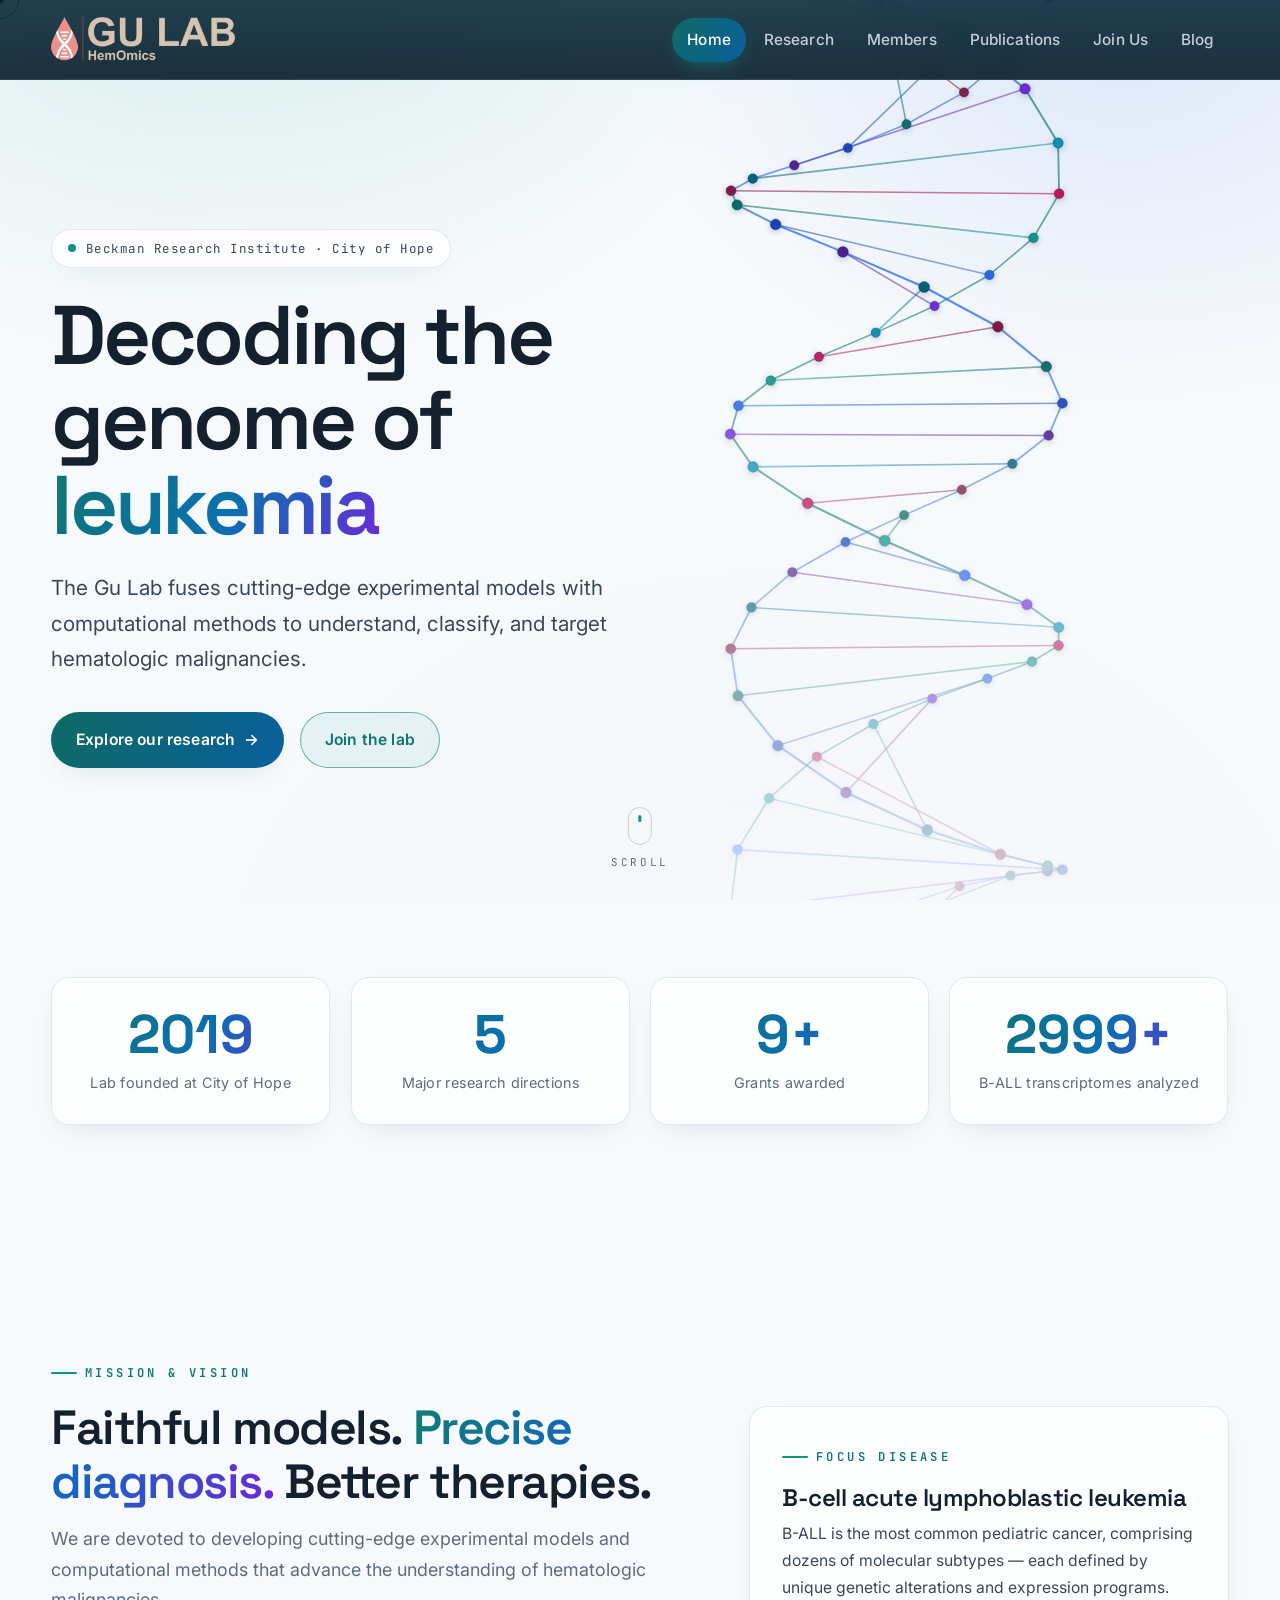
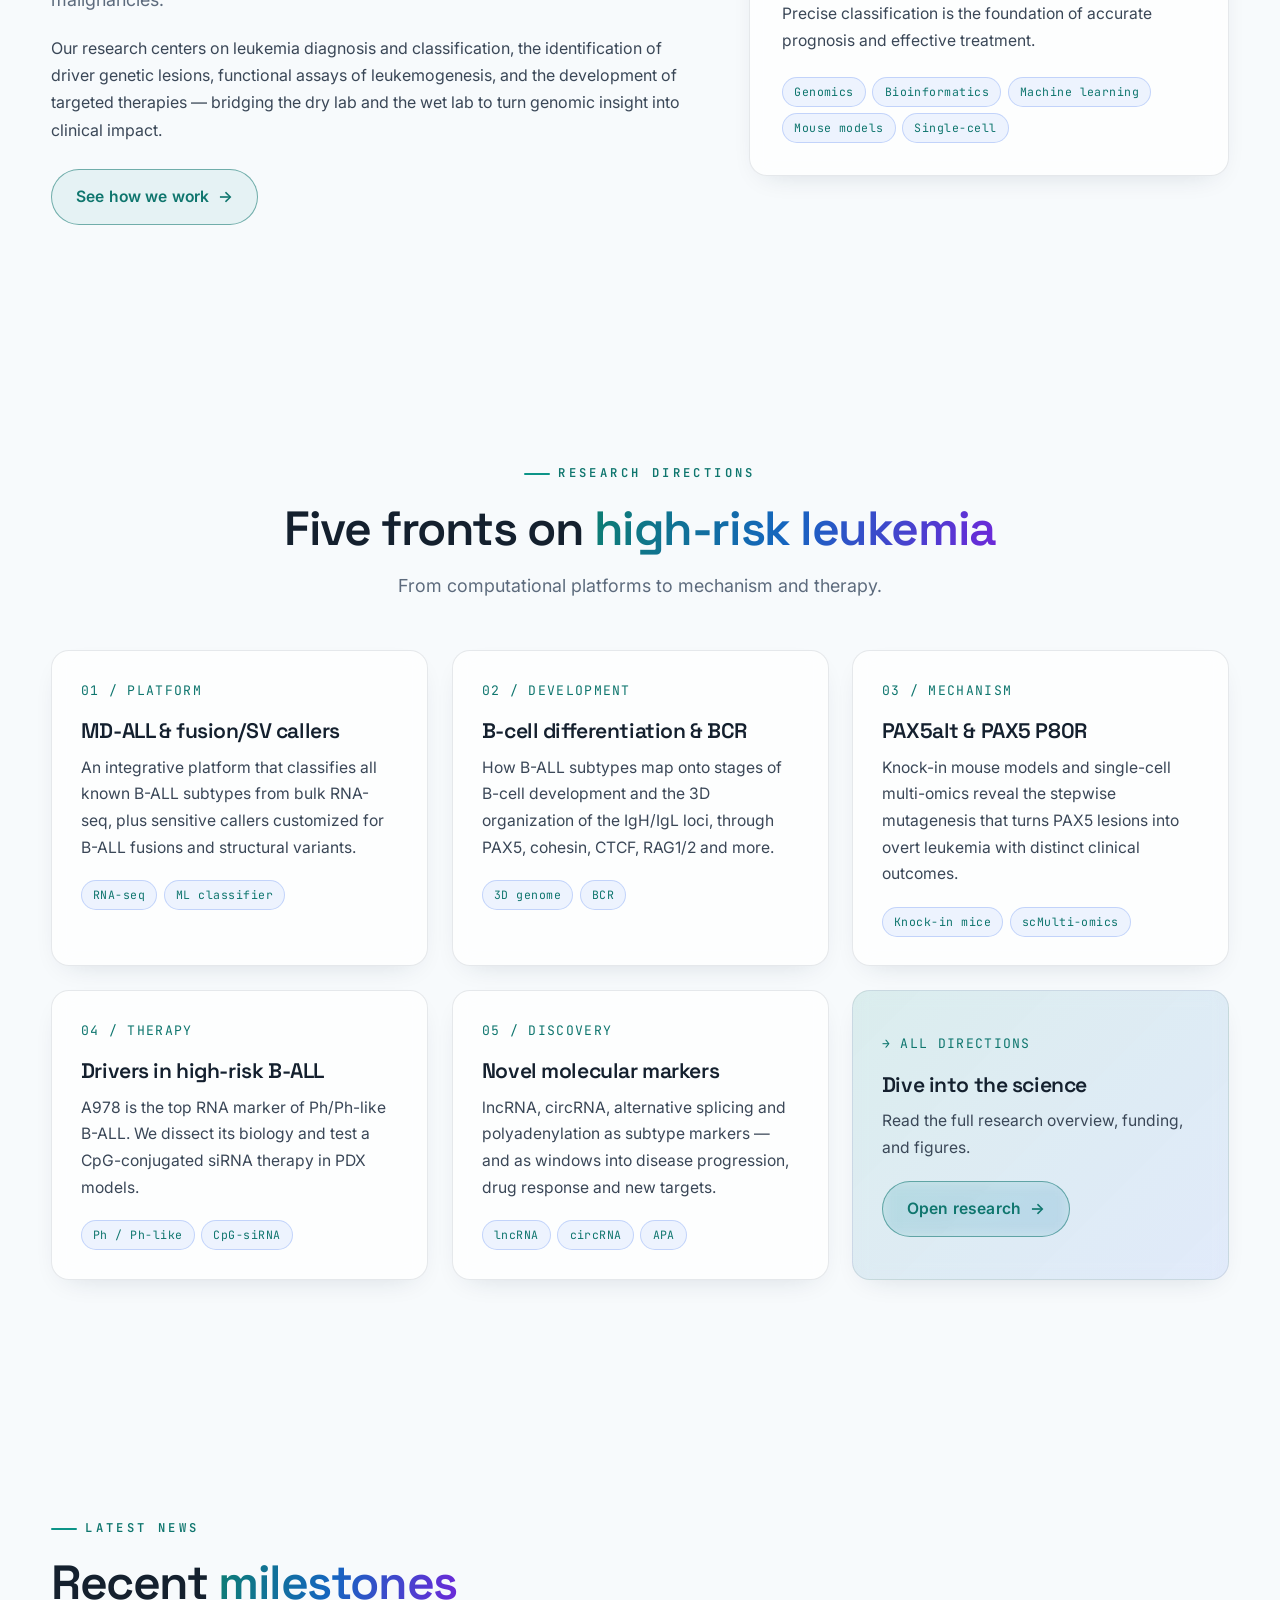
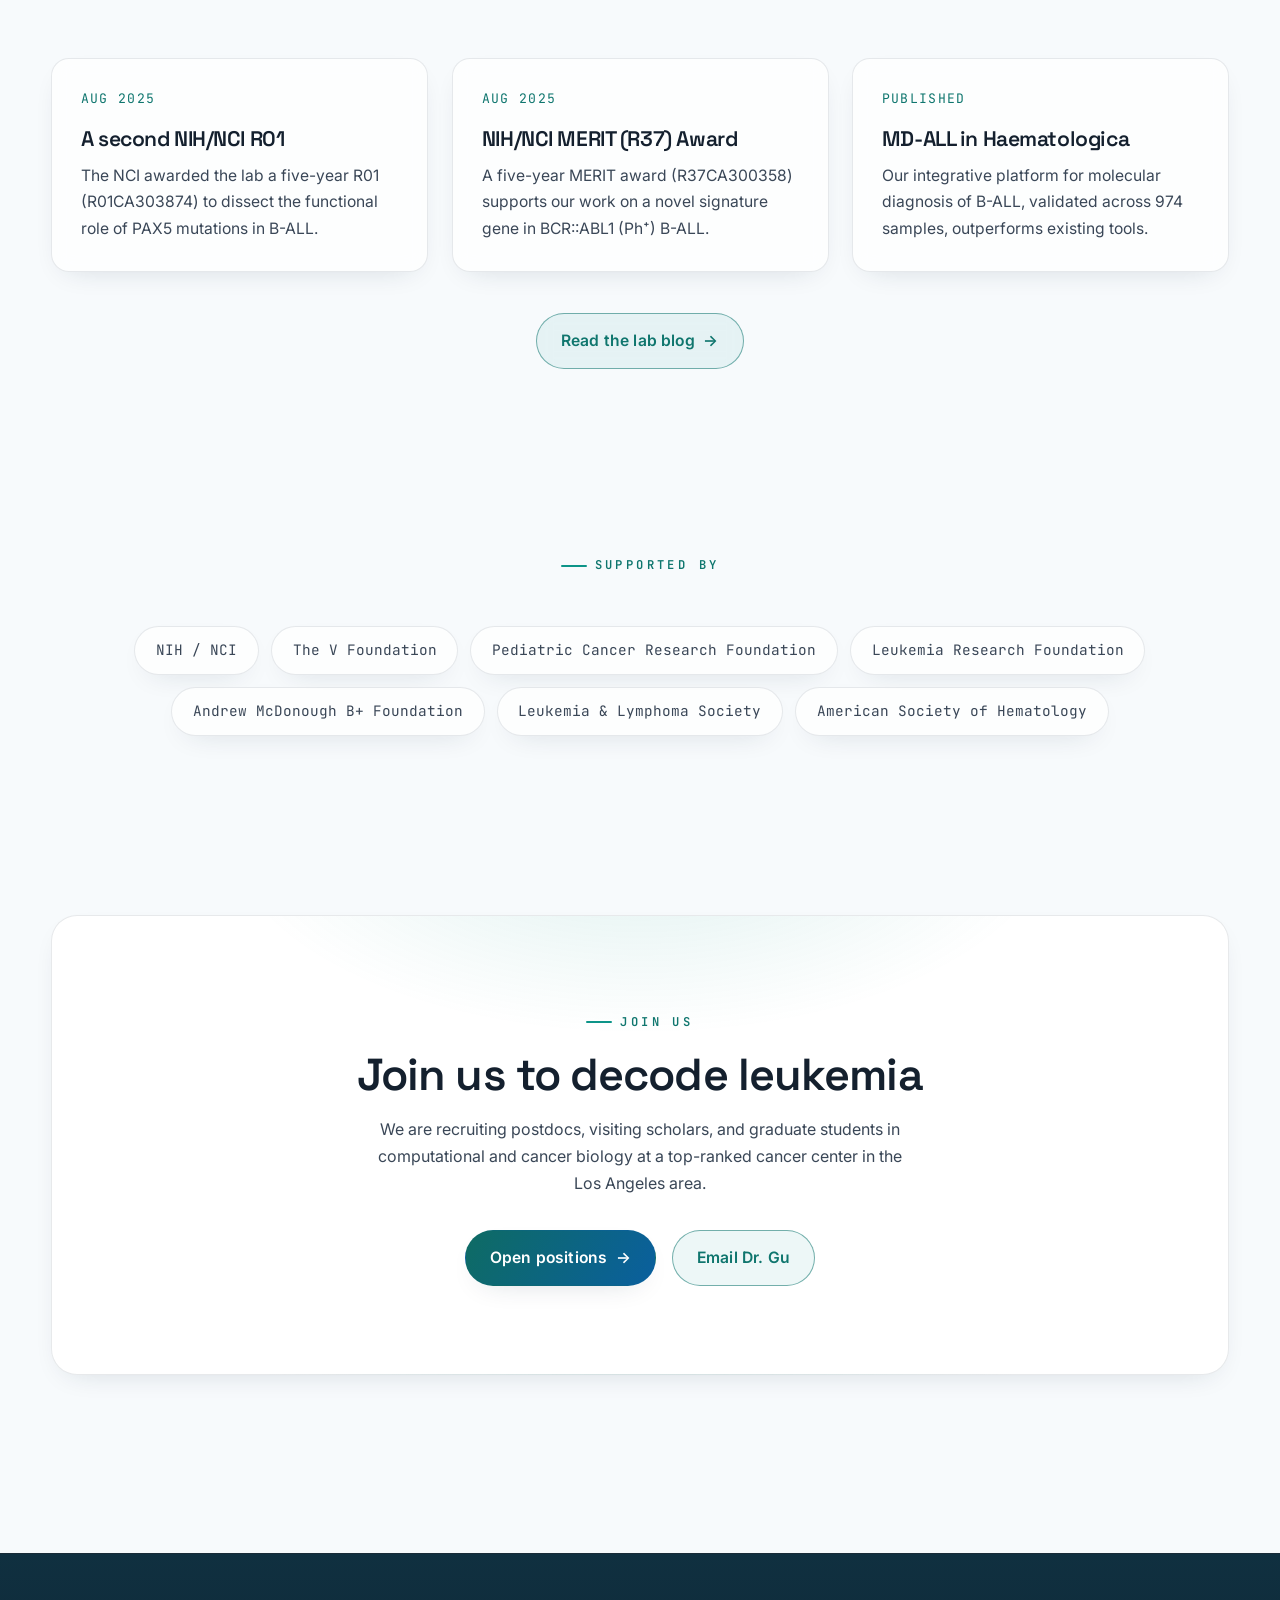
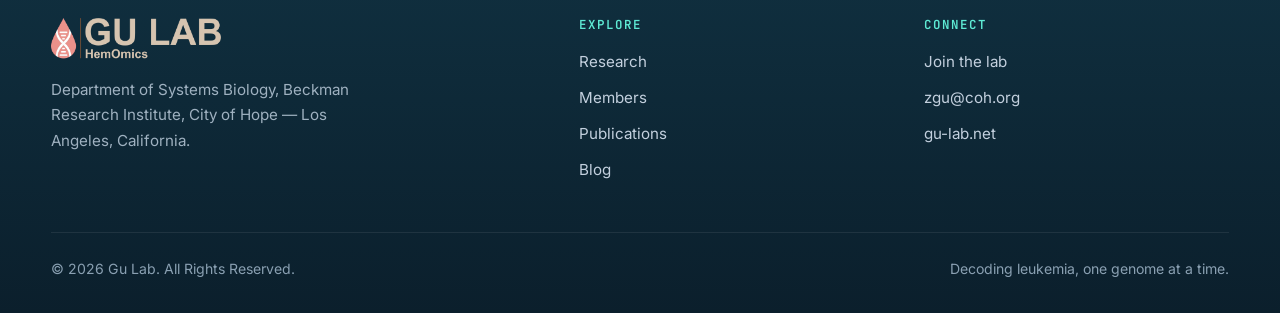
<file: index.html>
<!DOCTYPE html>
<html lang="en">
<head>
  <meta charset="UTF-8" />
  <meta name="viewport" content="width=device-width, initial-scale=1.0" />
  <title>Gu Lab @ City of Hope — Decoding Leukemia</title>
  <meta name="description" content="The Gu Lab at City of Hope develops experimental models and computational methods to decode acute lymphoblastic leukemia — from RNA-seq classification to PAX5 biology and targeted therapy." />
  <link rel="icon" href="images/Gu-lab-logo-small.png" />
  <link rel="stylesheet" href="css/style.css" />
</head>
<body>
  <div class="bg-aurora"></div>
  <canvas id="bg-particles"></canvas>
  <div class="bg-grid"></div>
  <div id="scroll-progress"></div>

  <!-- HEADER -->
  <header class="site-header">
    <div class="header-container">
      <a href="index.html" class="logo" aria-label="Gu Lab home">
        <img src="images/Gu-lab-logo-small.png" alt="Gu Lab Logo" />
      </a>
      <button class="nav-toggle" aria-label="Toggle menu" aria-expanded="false" aria-controls="primary-nav">
        <span></span><span></span><span></span>
      </button>
      <nav id="primary-nav">
        <ul>
          <li class="active"><a href="index.html">Home</a></li>
          <li><a href="research.html">Research</a></li>
          <li><a href="members.html">Members</a></li>
          <li><a href="publications.html">Publications</a></li>
          <li><a href="join_us.html">Join Us</a></li>
          <li><a href="blog.html">Blog</a></li>
        </ul>
      </nav>
    </div>
  </header>

  <!-- HERO -->
  <section class="hero">
    <canvas id="hero-canvas"></canvas>
    <div class="hero-inner">
      <div class="hero-copy">
        <span class="hero-badge"><span class="dot"></span> Beckman Research Institute · City of Hope</span>
        <h1>Decoding the genome of <span class="grad">leukemia</span></h1>
        <p class="hero-lead">
          The Gu Lab fuses cutting-edge experimental models with computational methods to
          understand, classify, and target hematologic malignancies.
        </p>
        <div class="hero-cta">
          <a href="research.html" class="btn btn-primary" data-magnetic>Explore our research <span class="arrow">→</span></a>
          <a href="join_us.html" class="btn btn-ghost" data-magnetic>Join the lab</a>
        </div>
      </div>
    </div>
    <div class="scroll-cue">
      <div class="mouse"></div>
      Scroll
    </div>
  </section>

  <!-- STATS -->
  <section class="section" style="padding-top: clamp(3rem,6vw,5rem)">
    <div class="container">
      <div class="stats">
        <div class="stat" data-reveal data-delay="1">
          <div class="num"><span data-count="2020">2020</span></div>
          <div class="label">Lab founded at City&nbsp;of&nbsp;Hope</div>
        </div>
        <div class="stat" data-reveal data-delay="2">
          <div class="num"><span data-count="5">5</span></div>
          <div class="label">Major research directions</div>
        </div>
        <div class="stat" data-reveal data-delay="3">
          <div class="num"><span data-count="9" data-suffix="+">9+</span></div>
          <div class="label">Grants awarded</div>
        </div>
        <div class="stat" data-reveal data-delay="4">
          <div class="num"><span data-count="3000" data-suffix="+">3000+</span></div>
          <div class="label">B-ALL transcriptomes analyzed</div>
        </div>
      </div>
    </div>
  </section>

  <!-- MISSION -->
  <section class="section" id="mission">
    <div class="container">
      <div class="split">
        <div data-reveal="left">
          <span class="eyebrow">Mission &amp; Vision</span>
          <h2 class="section-title">Faithful models. <span class="grad">Precise diagnosis.</span> Better therapies.</h2>
          <p class="section-sub" style="margin-bottom:1.2rem">
            We are devoted to developing cutting-edge experimental models and computational
            methods that advance the understanding of hematologic malignancies.
          </p>
          <p style="color:var(--text)">
            Our research centers on leukemia diagnosis and classification, the identification of
            driver genetic lesions, functional assays of leukemogenesis, and the development of
            targeted therapies — bridging the dry lab and the wet lab to turn genomic insight into
            clinical impact.
          </p>
          <a href="research.html" class="btn btn-ghost" data-magnetic style="margin-top:1.6rem">See how we work <span class="arrow">→</span></a>
        </div>
        <div class="card" data-reveal="right" data-tilt style="padding:2rem">
          <span class="eyebrow">Focus disease</span>
          <h3 style="font-size:1.5rem;color:var(--ink);margin-bottom:.6rem">B-cell acute lymphoblastic leukemia</h3>
          <p style="color:var(--text);font-size:.98rem">
            B-ALL is the most common pediatric cancer, comprising dozens of molecular subtypes —
            each defined by unique genetic alterations and expression programs. Precise
            classification is the foundation of accurate prognosis and effective treatment.
          </p>
          <div class="tag-row" style="margin-top:1.4rem;display:flex;flex-wrap:wrap;gap:.4rem">
            <span class="tag">Genomics</span>
            <span class="tag">Bioinformatics</span>
            <span class="tag">Machine learning</span>
            <span class="tag">Mouse models</span>
            <span class="tag">Single-cell</span>
          </div>
        </div>
      </div>
    </div>
  </section>

  <!-- RESEARCH PREVIEW -->
  <section class="section" id="research">
    <div class="container">
      <div class="section-head center">
        <span class="eyebrow">Research Directions</span>
        <h2 class="section-title">Five fronts on <span class="grad">high-risk leukemia</span></h2>
        <p class="section-sub">From computational platforms to mechanism and therapy.</p>
      </div>
      <div class="grid grid-3">
        <a class="card dir-card" href="research.html" data-reveal data-delay="1" data-tilt>
          <div class="dir-index">01 / PLATFORM</div>
          <h3>MD-ALL &amp; fusion/SV callers</h3>
          <p>An integrative platform that classifies all known B-ALL subtypes from bulk RNA-seq, plus sensitive callers customized for B-ALL fusions and structural variants.</p>
          <div class="tag-row"><span class="tag">RNA-seq</span><span class="tag">ML classifier</span></div>
        </a>
        <a class="card dir-card" href="research.html" data-reveal data-delay="2" data-tilt>
          <div class="dir-index">02 / DEVELOPMENT</div>
          <h3>B-cell differentiation &amp; BCR</h3>
          <p>How B-ALL subtypes map onto stages of B-cell development and the 3D organization of the IgH/IgL loci, through PAX5, cohesin, CTCF, RAG1/2 and more.</p>
          <div class="tag-row"><span class="tag">3D genome</span><span class="tag">BCR</span></div>
        </a>
        <a class="card dir-card" href="research.html" data-reveal data-delay="3" data-tilt>
          <div class="dir-index">03 / MECHANISM</div>
          <h3>PAX5alt &amp; PAX5 P80R</h3>
          <p>Knock-in mouse models and single-cell multi-omics reveal the stepwise mutagenesis that turns PAX5 lesions into overt leukemia with distinct clinical outcomes.</p>
          <div class="tag-row"><span class="tag">Knock-in mice</span><span class="tag">scMulti-omics</span></div>
        </a>
        <a class="card dir-card" href="research.html" data-reveal data-delay="1" data-tilt>
          <div class="dir-index">04 / THERAPY</div>
          <h3>Drivers in high-risk B-ALL</h3>
          <p>A978 is the top RNA marker of Ph/Ph-like B-ALL. We dissect its biology and test a CpG-conjugated siRNA therapy in PDX models.</p>
          <div class="tag-row"><span class="tag">Ph / Ph-like</span><span class="tag">CpG-siRNA</span></div>
        </a>
        <a class="card dir-card" href="research.html" data-reveal data-delay="2" data-tilt>
          <div class="dir-index">05 / DISCOVERY</div>
          <h3>Novel molecular markers</h3>
          <p>lncRNA, circRNA, alternative splicing and polyadenylation as subtype markers — and as windows into disease progression, drug response and new targets.</p>
          <div class="tag-row"><span class="tag">lncRNA</span><span class="tag">circRNA</span><span class="tag">APA</span></div>
        </a>
        <a class="card dir-card" href="research.html" data-reveal data-delay="3" data-tilt style="background:linear-gradient(135deg,rgba(13,148,136,.12),rgba(37,99,235,.10));align-items:flex-start;justify-content:center">
          <div class="dir-index">→ ALL DIRECTIONS</div>
          <h3>Dive into the science</h3>
          <p>Read the full research overview, funding, and figures.</p>
          <span class="btn btn-ghost" style="margin-top:1.2rem" data-magnetic>Open research <span class="arrow">→</span></span>
        </a>
      </div>
    </div>
  </section>

  <!-- LATEST NEWS -->
  <section class="section" id="news">
    <div class="container">
      <div class="section-head">
        <span class="eyebrow">Latest News</span>
        <h2 class="section-title">Recent <span class="grad">milestones</span></h2>
      </div>
      <div class="grid grid-3">
        <article class="card dir-card" data-reveal data-delay="1" data-tilt>
          <div class="dir-index">AUG 2025</div>
          <h3>A second NIH/NCI R01</h3>
          <p>The NCI awarded the lab a five-year R01 (R01CA303874) to dissect the functional role of PAX5 mutations in B-ALL.</p>
        </article>
        <article class="card dir-card" data-reveal data-delay="2" data-tilt>
          <div class="dir-index">AUG 2025</div>
          <h3>NIH/NCI MERIT (R37) Award</h3>
          <p>A five-year MERIT award (R37CA300358) supports our work on a novel signature gene in BCR::ABL1 (Ph⁺) B-ALL.</p>
        </article>
        <article class="card dir-card" data-reveal data-delay="3" data-tilt>
          <div class="dir-index">PUBLISHED</div>
          <h3>MD-ALL in Haematologica</h3>
          <p>Our integrative platform for molecular diagnosis of B-ALL, validated across 974 samples, outperforms existing tools.</p>
        </article>
      </div>
      <div style="text-align:center;margin-top:2.5rem">
        <a href="blog.html" class="btn btn-ghost" data-magnetic>Read the lab blog <span class="arrow">→</span></a>
      </div>
    </div>
  </section>

  <!-- FUNDERS -->
  <section class="section" style="padding-block:clamp(2.5rem,5vw,4rem)">
    <div class="container">
      <div class="section-head center" style="margin-bottom:2rem">
        <span class="eyebrow">Supported by</span>
      </div>
      <div class="funder-list" data-reveal>
        <span class="funder">NIH / NCI</span>
        <span class="funder">The V Foundation</span>
        <span class="funder">Pediatric Cancer Research Foundation</span>
        <span class="funder">Leukemia Research Foundation</span>
        <span class="funder">Andrew McDonough B+ Foundation</span>
        <span class="funder">Leukemia &amp; Lymphoma Society</span>
        <span class="funder">American Society of Hematology</span>
      </div>
    </div>
  </section>

  <!-- CTA -->
  <section class="section">
    <div class="container">
      <div class="cta-banner" data-reveal="scale">
        <span class="eyebrow" style="justify-content:center">Join Us</span>
        <h2>Join us to decode leukemia</h2>
        <p>We are recruiting postdocs, visiting scholars, and graduate students in computational and cancer biology at a top-ranked cancer center in the Los Angeles area.</p>
        <div style="display:flex;gap:1rem;justify-content:center;flex-wrap:wrap">
          <a href="join_us.html" class="btn btn-primary" data-magnetic>Open positions <span class="arrow">→</span></a>
          <a href="mailto:zgu@coh.org" class="btn btn-ghost" data-magnetic>Email Dr. Gu</a>
        </div>
      </div>
    </div>
  </section>

  <!-- FOOTER -->
  <footer class="site-footer">
    <div class="footer-grid">
      <div class="footer-brand">
        <img src="images/Gu-lab-logo-small.png" alt="Gu Lab Logo" />
        <p>Department of Systems Biology, Beckman Research Institute, City of Hope — Los Angeles, California.</p>
      </div>
      <div class="footer-col">
        <h4>Explore</h4>
        <ul>
          <li><a href="research.html">Research</a></li>
          <li><a href="members.html">Members</a></li>
          <li><a href="publications.html">Publications</a></li>
          <li><a href="blog.html">Blog</a></li>
        </ul>
      </div>
      <div class="footer-col">
        <h4>Connect</h4>
        <ul>
          <li><a href="join_us.html">Join the lab</a></li>
          <li><a href="mailto:zgu@coh.org">zgu@coh.org</a></li>
          <li><a href="https://gu-lab.net">gu-lab.net</a></li>
        </ul>
      </div>
    </div>
    <div class="footer-bottom">
      <span>&copy; <span id="year">2025</span> Gu Lab. All Rights Reserved.</span>
      <span>Decoding leukemia, one genome at a time.</span>
    </div>
  </footer>

  <script src="js/site.js" defer></script>
  <script src="js/hero.js" defer></script>
</body>
</html>
</file>
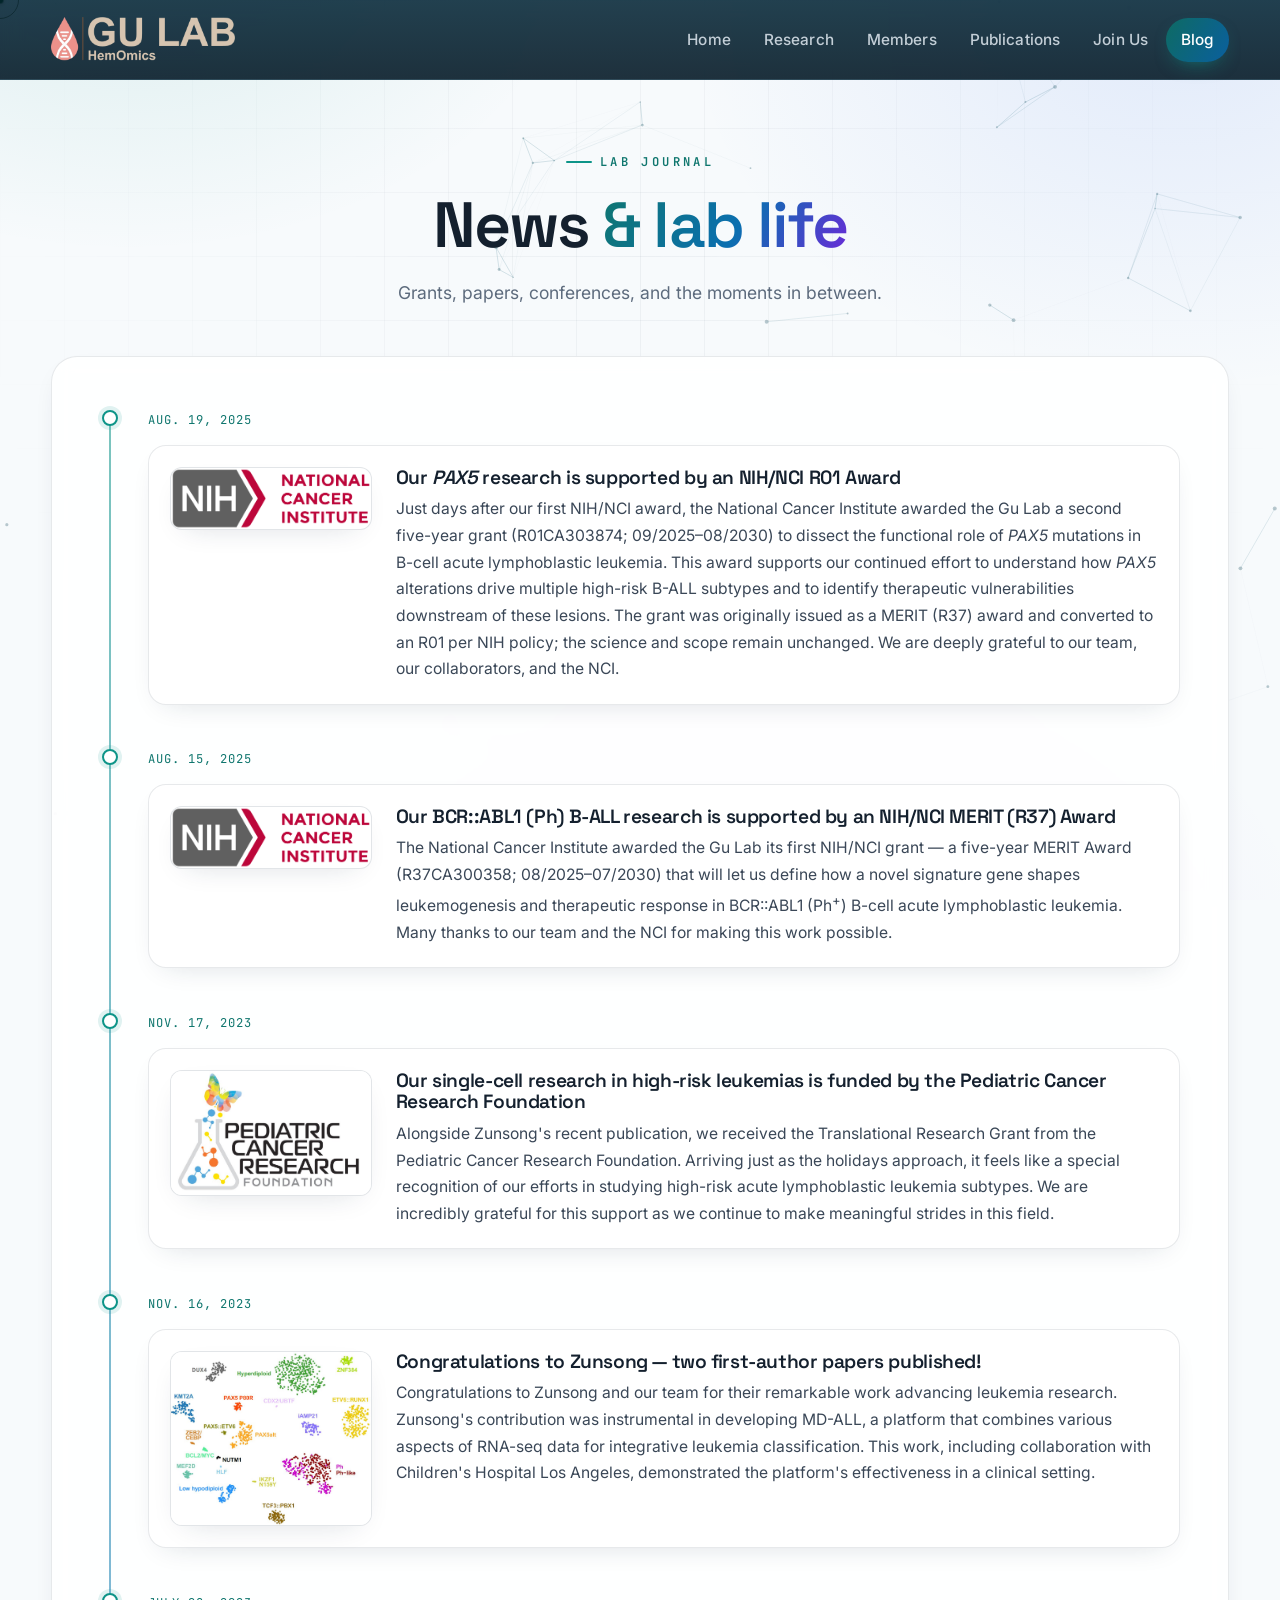
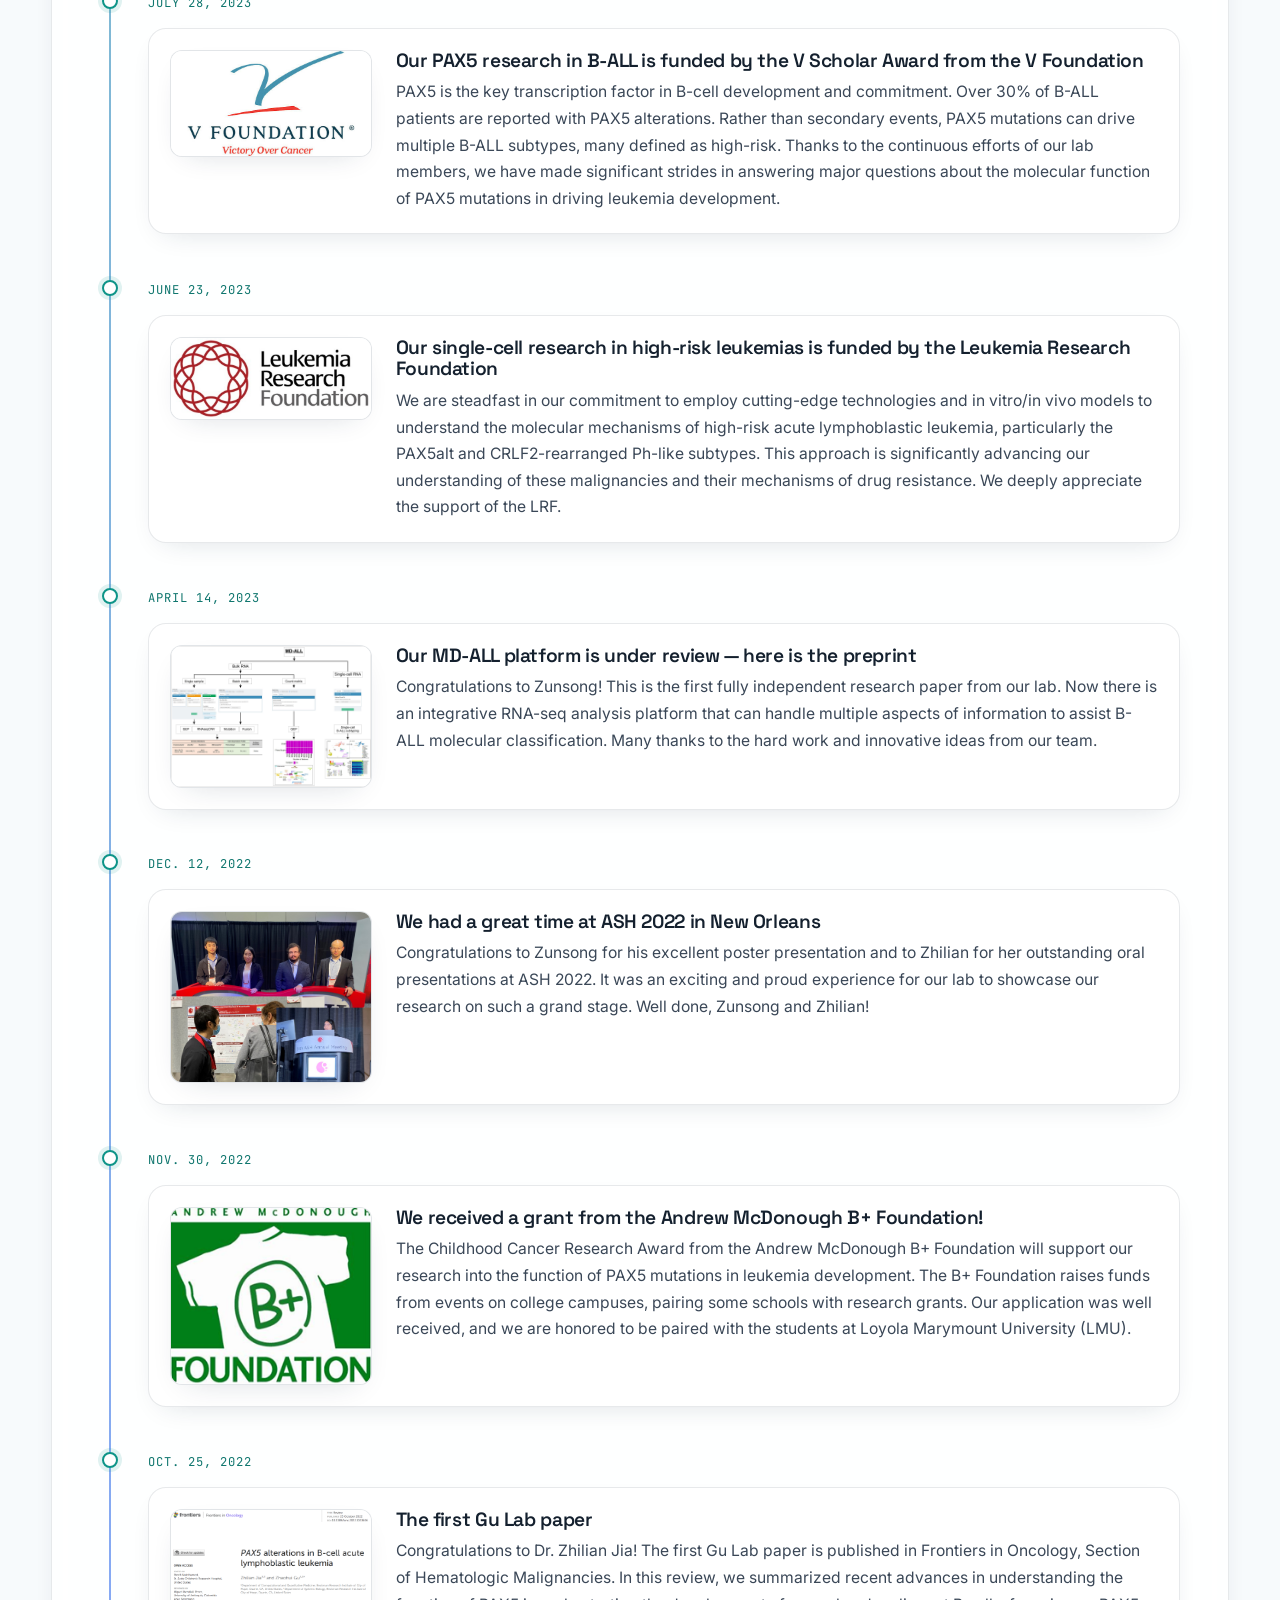
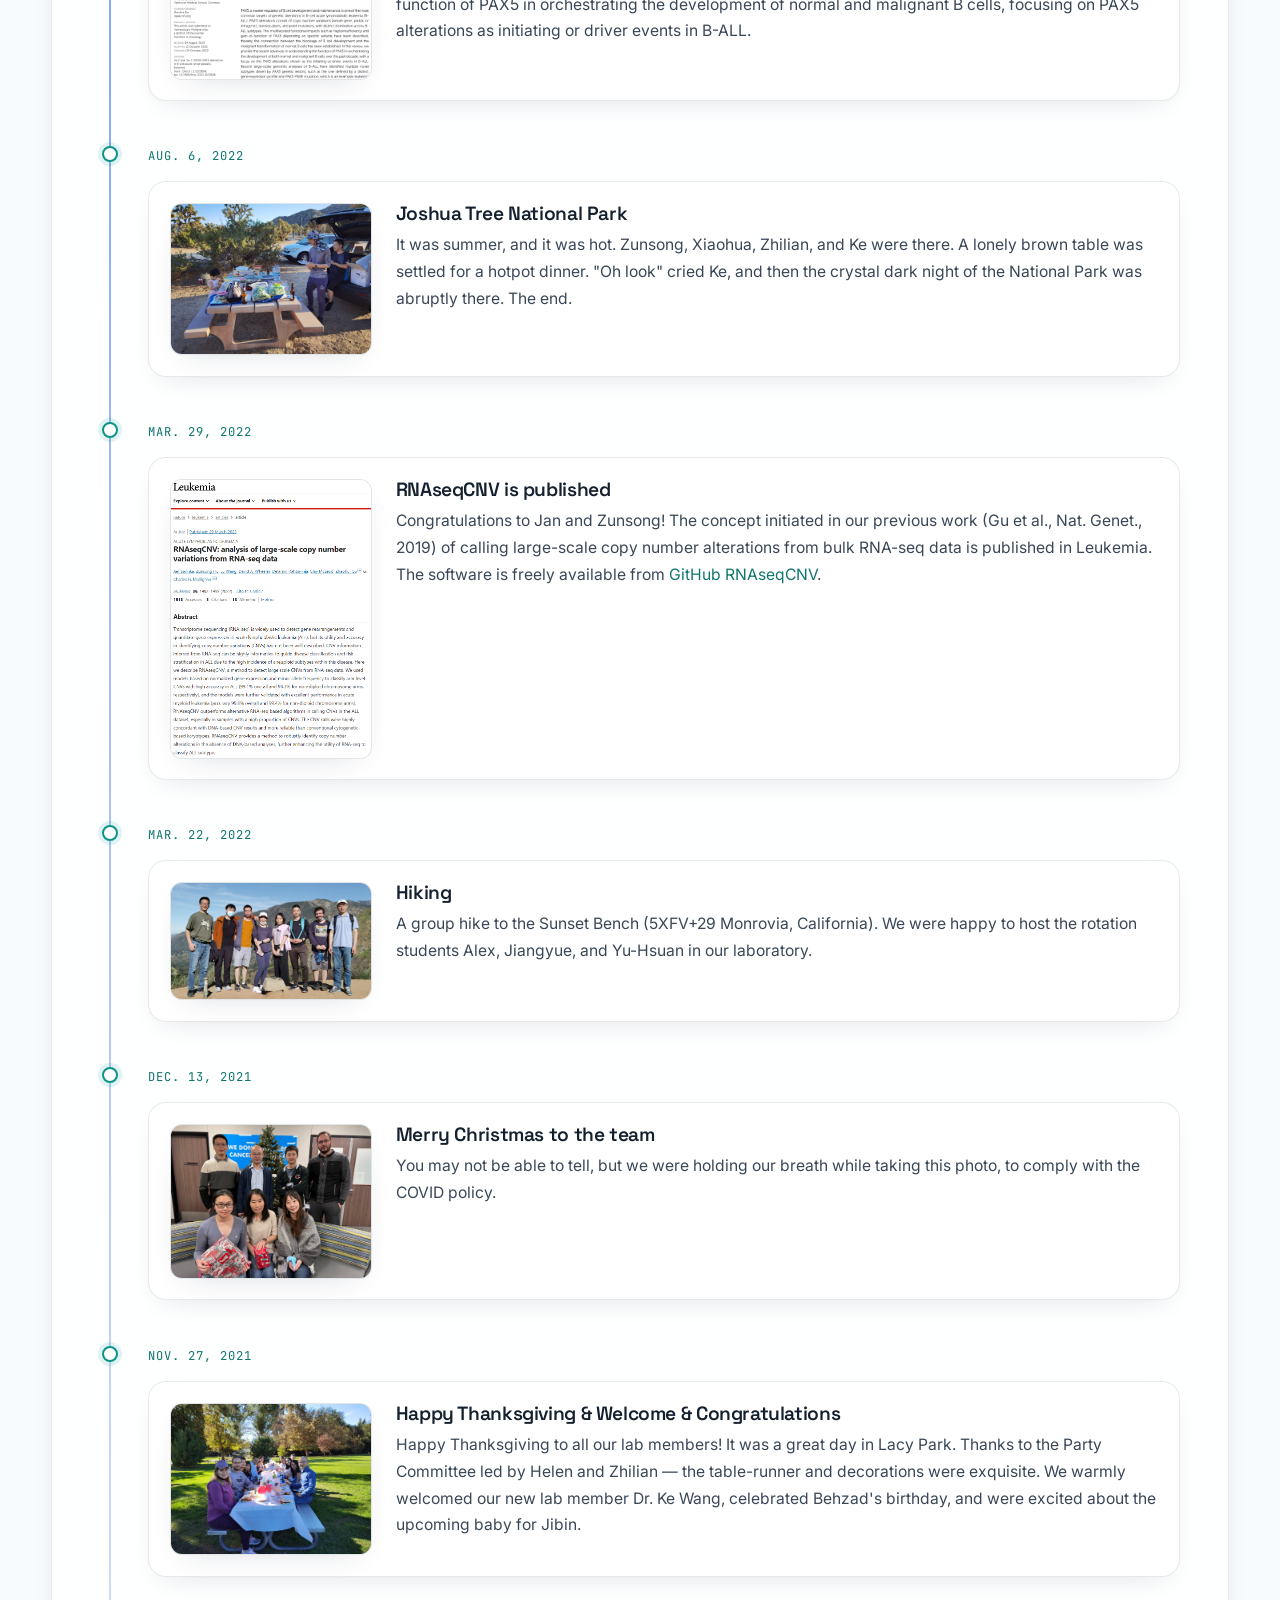
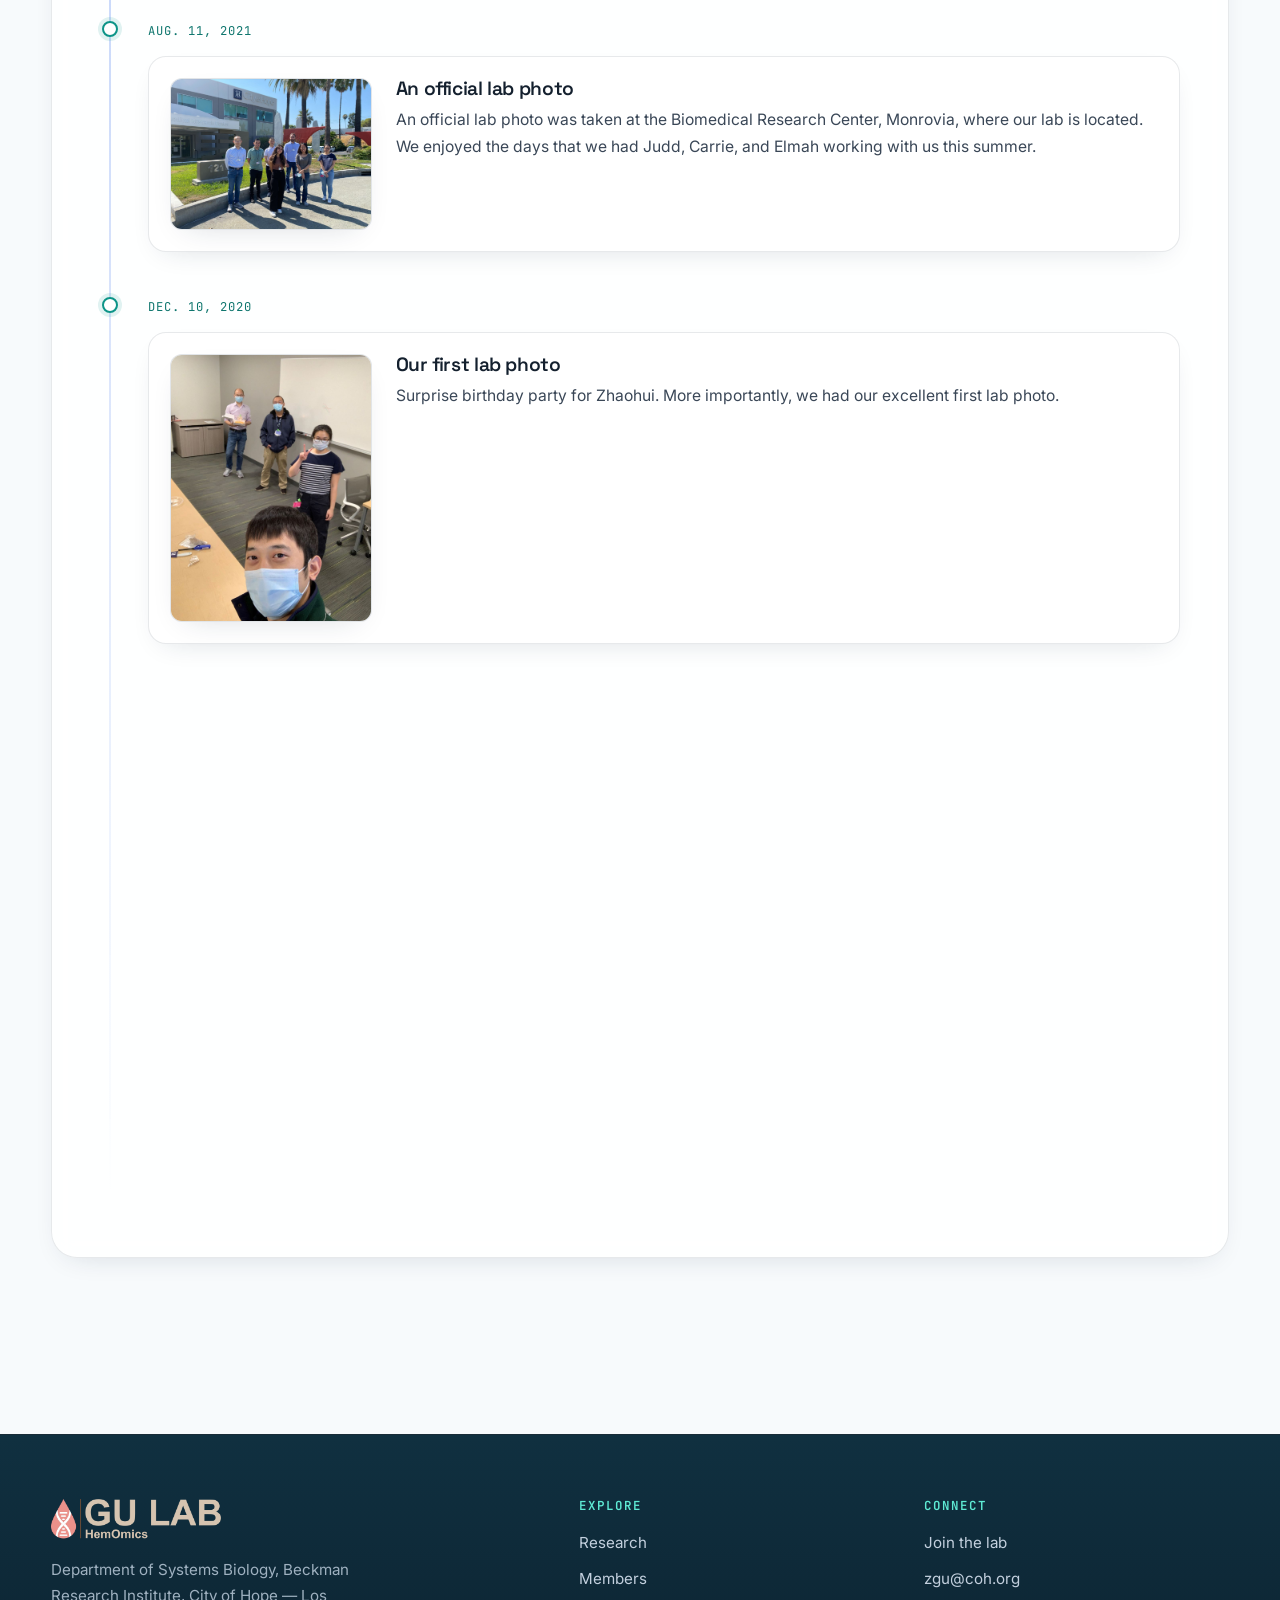
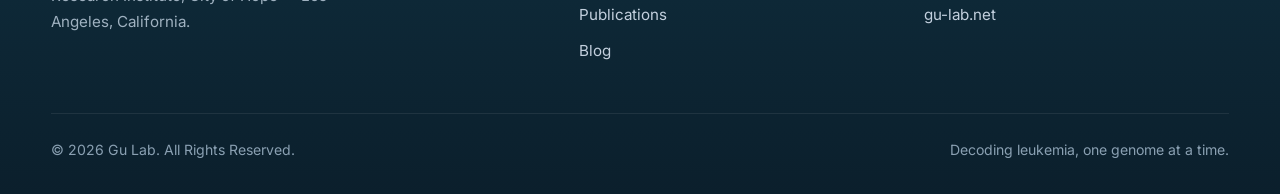
<file: blog.html>
<!DOCTYPE html>
<html lang="en">
<head>
  <meta charset="UTF-8" />
  <meta name="viewport" content="width=device-width, initial-scale=1.0" />
  <title>Blog — Gu Lab @ City of Hope</title>
  <meta name="description" content="News and life from the Gu Lab — grants, publications, conferences, and the people who make the science happen." />
  <link rel="icon" href="images/Gu-lab-logo-small.png" />
  <link rel="stylesheet" href="css/style.css" />
</head>
<body>
  <div class="bg-aurora"></div>
  <canvas id="bg-particles"></canvas>
  <div class="bg-grid"></div>
  <div id="scroll-progress"></div>

  <header class="site-header">
    <div class="header-container">
      <a href="index.html" class="logo" aria-label="Gu Lab home">
        <img src="images/Gu-lab-logo-small.png" alt="Gu Lab Logo" />
      </a>
      <button class="nav-toggle" aria-label="Toggle menu" aria-expanded="false" aria-controls="primary-nav">
        <span></span><span></span><span></span>
      </button>
      <nav id="primary-nav">
        <ul>
          <li><a href="index.html">Home</a></li>
          <li><a href="research.html">Research</a></li>
          <li><a href="members.html">Members</a></li>
          <li><a href="publications.html">Publications</a></li>
          <li><a href="join_us.html">Join Us</a></li>
          <li class="active"><a href="blog.html">Blog</a></li>
        </ul>
      </nav>
    </div>
  </header>

  <section class="page-banner">
    <div class="container">
      <span class="eyebrow">Lab Journal</span>
      <h1>News <span class="grad">&amp; lab life</span></h1>
      <p>Grants, papers, conferences, and the moments in between.</p>
    </div>
  </section>

  <main class="container">
    <section class="blog-section">
      <div class="timeline">

        <article class="blog-post" data-reveal>
          <time>Aug. 19, 2025</time>
          <div class="post-row">
            <div class="figure"><img src="images/blog/2026.05.28.NIH_NCI.png" alt="NIH/NCI" width="200" /></div>
            <div class="article-text">
              <h3>Our <em>PAX5</em> research is supported by an NIH/NCI R01 Award</h3>
              <p>Just days after our first NIH/NCI award, the National Cancer Institute awarded the Gu Lab a second five-year grant (R01CA303874; 09/2025–08/2030) to dissect the functional role of <em>PAX5</em> mutations in B-cell acute lymphoblastic leukemia. This award supports our continued effort to understand how <em>PAX5</em> alterations drive multiple high-risk B-ALL subtypes and to identify therapeutic vulnerabilities downstream of these lesions. The grant was originally issued as a MERIT (R37) award and converted to an R01 per NIH policy; the science and scope remain unchanged. We are deeply grateful to our team, our collaborators, and the NCI.</p>
            </div>
          </div>
        </article>

        <article class="blog-post" data-reveal>
          <time>Aug. 15, 2025</time>
          <div class="post-row">
            <div class="figure"><img src="images/blog/2026.05.28.NIH_NCI.png" alt="NIH/NCI" width="200" /></div>
            <div class="article-text">
              <h3>Our BCR::ABL1 (Ph) B-ALL research is supported by an NIH/NCI MERIT (R37) Award</h3>
              <p>The National Cancer Institute awarded the Gu Lab its first NIH/NCI grant — a five-year MERIT Award (R37CA300358; 08/2025–07/2030) that will let us define how a novel signature gene shapes leukemogenesis and therapeutic response in BCR::ABL1 (Ph<sup>+</sup>) B-cell acute lymphoblastic leukemia. Many thanks to our team and the NCI for making this work possible.</p>
            </div>
          </div>
        </article>

        <article class="blog-post" data-reveal>
          <time>Nov. 17, 2023</time>
          <div class="post-row">
            <div class="figure"><a href="https://pcrf-kids.org/pediatric-cancer-research/" target="_blank" rel="noopener"><img src="images/blog/2023.11.17.PCRF-grant.JPG" alt="PCRF Grant" width="200" /></a></div>
            <div class="article-text">
              <h3>Our single-cell research in high-risk leukemias is funded by the Pediatric Cancer Research Foundation</h3>
              <p>Alongside Zunsong's recent publication, we received the Translational Research Grant from the Pediatric Cancer Research Foundation. Arriving just as the holidays approach, it feels like a special recognition of our efforts in studying high-risk acute lymphoblastic leukemia subtypes. We are incredibly grateful for this support as we continue to make meaningful strides in this field.</p>
            </div>
          </div>
        </article>

        <article class="blog-post" data-reveal>
          <time>Nov. 16, 2023</time>
          <div class="post-row">
            <div class="figure"><a href="https://pubmed.ncbi.nlm.nih.gov/37981856/" target="_blank" rel="noopener"><img src="images/blog/2023.11.16.Zunsong.PubJPG.JPG" alt="Zunsong Publication" width="200" /></a></div>
            <div class="article-text">
              <h3>Congratulations to Zunsong — two first-author papers published!</h3>
              <p>Congratulations to Zunsong and our team for their remarkable work advancing leukemia research. Zunsong's contribution was instrumental in developing MD-ALL, a platform that combines various aspects of RNA-seq data for integrative leukemia classification. This work, including collaboration with Children's Hospital Los Angeles, demonstrated the platform's effectiveness in a clinical setting.</p>
            </div>
          </div>
        </article>

        <article class="blog-post" data-reveal>
          <time>July 28, 2023</time>
          <div class="post-row">
            <div class="figure"><a href="https://www.v.org/research-overview/" target="_blank" rel="noopener"><img src="images/blog/2023.07.28.V.jpg" alt="V Foundation" width="200" /></a></div>
            <div class="article-text">
              <h3>Our PAX5 research in B-ALL is funded by the V Scholar Award from the V Foundation</h3>
              <p>PAX5 is the key transcription factor in B-cell development and commitment. Over 30% of B-ALL patients are reported with PAX5 alterations. Rather than secondary events, PAX5 mutations can drive multiple B-ALL subtypes, many defined as high-risk. Thanks to the continuous efforts of our lab members, we have made significant strides in answering major questions about the molecular function of PAX5 mutations in driving leukemia development.</p>
            </div>
          </div>
        </article>

        <article class="blog-post" data-reveal>
          <time>June 23, 2023</time>
          <div class="post-row">
            <div class="figure"><a href="https://leukemiarf.org/research/current-research/" target="_blank" rel="noopener"><img src="images/blog/2023.06.23.LRF.jpg" alt="Leukemia Research Foundation" width="200" /></a></div>
            <div class="article-text">
              <h3>Our single-cell research in high-risk leukemias is funded by the Leukemia Research Foundation</h3>
              <p>We are steadfast in our commitment to employ cutting-edge technologies and in vitro/in vivo models to understand the molecular mechanisms of high-risk acute lymphoblastic leukemia, particularly the PAX5alt and CRLF2-rearranged Ph-like subtypes. This approach is significantly advancing our understanding of these malignancies and their mechanisms of drug resistance. We deeply appreciate the support of the LRF.</p>
            </div>
          </div>
        </article>

        <article class="blog-post" data-reveal>
          <time>April 14, 2023</time>
          <div class="post-row">
            <div class="figure"><a href="https://pubmed.ncbi.nlm.nih.gov/37090504/" target="_blank" rel="noopener"><img src="images/blog/2023.04.14.MD-ALL.jpg" alt="MD-ALL Preprint" width="200" /></a></div>
            <div class="article-text">
              <h3>Our MD-ALL platform is under review — here is the preprint</h3>
              <p>Congratulations to Zunsong! This is the first fully independent research paper from our lab. Now there is an integrative RNA-seq analysis platform that can handle multiple aspects of information to assist B-ALL molecular classification. Many thanks to the hard work and innovative ideas from our team.</p>
            </div>
          </div>
        </article>

        <article class="blog-post" data-reveal>
          <time>Dec. 12, 2022</time>
          <div class="post-row">
            <div class="figure"><a href="images/blog/2022.12.12.ASH.jpg" target="_blank" rel="noopener"><img src="images/blog/2022.12.12.ASH.jpg" alt="ASH 2022" width="200" /></a></div>
            <div class="article-text">
              <h3>We had a great time at ASH 2022 in New Orleans</h3>
              <p>Congratulations to Zunsong for his excellent poster presentation and to Zhilian for her outstanding oral presentations at ASH 2022. It was an exciting and proud experience for our lab to showcase our research on such a grand stage. Well done, Zunsong and Zhilian!</p>
            </div>
          </div>
        </article>

        <article class="blog-post" data-reveal>
          <time>Nov. 30, 2022</time>
          <div class="post-row">
            <div class="figure"><a href="https://www.bepositive.org/research" target="_blank" rel="noopener"><img src="images/blog/2022.11.30.B+.png" alt="B+ Foundation" width="200" /></a></div>
            <div class="article-text">
              <h3>We received a grant from the Andrew McDonough B+ Foundation!</h3>
              <p>The Childhood Cancer Research Award from the Andrew McDonough B+ Foundation will support our research into the function of PAX5 mutations in leukemia development. The B+ Foundation raises funds from events on college campuses, pairing some schools with research grants. Our application was well received, and we are honored to be paired with the students at Loyola Marymount University (LMU).</p>
            </div>
          </div>
        </article>

        <article class="blog-post" data-reveal>
          <time>Oct. 25, 2022</time>
          <div class="post-row">
            <div class="figure"><a href="https://doi.org/10.3389/fonc.2022.1023606" target="_blank" rel="noopener"><img src="images/blog/2022.10.25.ZJ-paper.png" alt="First Gu Lab paper" width="200" /></a></div>
            <div class="article-text">
              <h3>The first Gu Lab paper</h3>
              <p>Congratulations to Dr. Zhilian Jia! The first Gu Lab paper is published in Frontiers in Oncology, Section of Hematologic Malignancies. In this review, we summarized recent advances in understanding the function of PAX5 in orchestrating the development of normal and malignant B cells, focusing on PAX5 alterations as initiating or driver events in B-ALL.</p>
            </div>
          </div>
        </article>

        <article class="blog-post" data-reveal>
          <time>Aug. 6, 2022</time>
          <div class="post-row">
            <div class="figure"><a href="images/blog/2022.08.06.JoshuaTree.jpg" target="_blank" rel="noopener"><img src="images/blog/2022.08.06.JoshuaTree.jpg" alt="Joshua Tree" width="200" /></a></div>
            <div class="article-text">
              <h3>Joshua Tree National Park</h3>
              <p>It was summer, and it was hot. Zunsong, Xiaohua, Zhilian, and Ke were there. A lonely brown table was settled for a hotpot dinner. "Oh look" cried Ke, and then the crystal dark night of the National Park was abruptly there. The end.</p>
            </div>
          </div>
        </article>

        <article class="blog-post" data-reveal>
          <time>Mar. 29, 2022</time>
          <div class="post-row">
            <div class="figure"><a href="https://www.nature.com/articles/s41375-022-01547-8" target="_blank" rel="noopener"><img src="images/blog/2022.03.29.RNAseqCNV.png" alt="RNAseqCNV" width="200" /></a></div>
            <div class="article-text">
              <h3>RNAseqCNV is published</h3>
              <p>Congratulations to Jan and Zunsong! The concept initiated in our previous work (Gu et al., Nat. Genet., 2019) of calling large-scale copy number alterations from bulk RNA-seq data is published in Leukemia. The software is freely available from <a href="https://github.com/honzee/RNAseqCNV" target="_blank" rel="noopener">GitHub RNAseqCNV</a>.</p>
            </div>
          </div>
        </article>

        <article class="blog-post" data-reveal>
          <time>Mar. 22, 2022</time>
          <div class="post-row">
            <div class="figure"><a href="images/blog/2022.03.22.rotationStudents.jpg" target="_blank" rel="noopener"><img src="images/blog/2022.03.22.rotationStudents.jpg" alt="Rotation Students" width="200" /></a></div>
            <div class="article-text">
              <h3>Hiking</h3>
              <p>A group hike to the Sunset Bench (5XFV+29 Monrovia, California). We were happy to host the rotation students Alex, Jiangyue, and Yu-Hsuan in our laboratory.</p>
            </div>
          </div>
        </article>

        <article class="blog-post" data-reveal>
          <time>Dec. 13, 2021</time>
          <div class="post-row">
            <div class="figure"><a href="images/blog/2021.12.13.Christmas.jpg" target="_blank" rel="noopener"><img src="images/blog/2021.12.13.Christmas.jpg" alt="Christmas 2021" width="200" /></a></div>
            <div class="article-text">
              <h3>Merry Christmas to the team</h3>
              <p>You may not be able to tell, but we were holding our breath while taking this photo, to comply with the COVID policy.</p>
            </div>
          </div>
        </article>

        <article class="blog-post" data-reveal>
          <time>Nov. 27, 2021</time>
          <div class="post-row">
            <div class="figure"><a href="images/blog/2021.11.27.Thanksgiving_welcome.jpg" target="_blank" rel="noopener"><img src="images/blog/2021.11.27.Thanksgiving_welcome.jpg" alt="Thanksgiving Welcome" width="200" /></a></div>
            <div class="article-text">
              <h3>Happy Thanksgiving &amp; Welcome &amp; Congratulations</h3>
              <p>Happy Thanksgiving to all our lab members! It was a great day in Lacy Park. Thanks to the Party Committee led by Helen and Zhilian — the table-runner and decorations were exquisite. We warmly welcomed our new lab member Dr. Ke Wang, celebrated Behzad's birthday, and were excited about the upcoming baby for Jibin.</p>
            </div>
          </div>
        </article>

        <article class="blog-post" data-reveal>
          <time>Aug. 11, 2021</time>
          <div class="post-row">
            <div class="figure"><a href="images/blog/2021.08.11.Judd&Carrie.jpg" target="_blank" rel="noopener"><img src="images/blog/2021.08.11.Judd&Carrie.jpg" alt="Official Lab Photo" width="200" /></a></div>
            <div class="article-text">
              <h3>An official lab photo</h3>
              <p>An official lab photo was taken at the Biomedical Research Center, Monrovia, where our lab is located. We enjoyed the days that we had Judd, Carrie, and Elmah working with us this summer.</p>
            </div>
          </div>
        </article>

        <article class="blog-post" data-reveal>
          <time>Dec. 10, 2020</time>
          <div class="post-row">
            <div class="figure"><a href="images/blog/2020.12.10.1st-LabPhoto.jpg" target="_blank" rel="noopener"><img src="images/blog/2020.12.10.1st-LabPhoto.jpg" alt="First Lab Photo" width="200" /></a></div>
            <div class="article-text">
              <h3>Our first lab photo</h3>
              <p>Surprise birthday party for Zhaohui. More importantly, we had our excellent first lab photo.</p>
            </div>
          </div>
        </article>

        <article class="blog-post" data-reveal>
          <time>Jan. 15, 2020</time>
          <div class="post-row">
            <div class="figure"><img src="images/blog/2020.01.15.labWebpage.png" alt="Lab Webpage Online" width="200" /></div>
            <div class="article-text">
              <h3>Lab webpage is online</h3>
              <p>The first version of the Gu Lab website is online. For now the pages are mainly for recruiting lab members, but it will evolve into a hub to host and present our future research and lab life.</p>
            </div>
          </div>
        </article>

        <article class="blog-post" data-reveal>
          <time>Jan. 10, 2020</time>
          <div class="post-row">
            <div class="figure"><img src="images/blog/2020.01.10.GuLabCOH.jpg" alt="Gu Lab @ City of Hope" width="200" /></div>
            <div class="article-text">
              <h3>Gu Lab @ City of Hope</h3>
              <p>Today the official offer from City of Hope was accepted, announcing that the Gu Lab will kick-start on June 29th, 2020. Talented postdoc candidates are invited to embark on the inaugural of this brand new lab. Together, we can lead a productive, memorable, and enjoyable research life in beautiful Los Angeles!</p>
            </div>
          </div>
        </article>

      </div>
    </section>
  </main>

  <footer class="site-footer">
    <div class="footer-grid">
      <div class="footer-brand">
        <img src="images/Gu-lab-logo-small.png" alt="Gu Lab Logo" />
        <p>Department of Systems Biology, Beckman Research Institute, City of Hope — Los Angeles, California.</p>
      </div>
      <div class="footer-col">
        <h4>Explore</h4>
        <ul>
          <li><a href="research.html">Research</a></li>
          <li><a href="members.html">Members</a></li>
          <li><a href="publications.html">Publications</a></li>
          <li><a href="blog.html">Blog</a></li>
        </ul>
      </div>
      <div class="footer-col">
        <h4>Connect</h4>
        <ul>
          <li><a href="join_us.html">Join the lab</a></li>
          <li><a href="mailto:zgu@coh.org">zgu@coh.org</a></li>
          <li><a href="https://gu-lab.net">gu-lab.net</a></li>
        </ul>
      </div>
    </div>
    <div class="footer-bottom">
      <span>&copy; <span id="year">2025</span> Gu Lab. All Rights Reserved.</span>
      <span>Decoding leukemia, one genome at a time.</span>
    </div>
  </footer>

  <script src="js/site.js" defer></script>
</body>
</html>
</file>
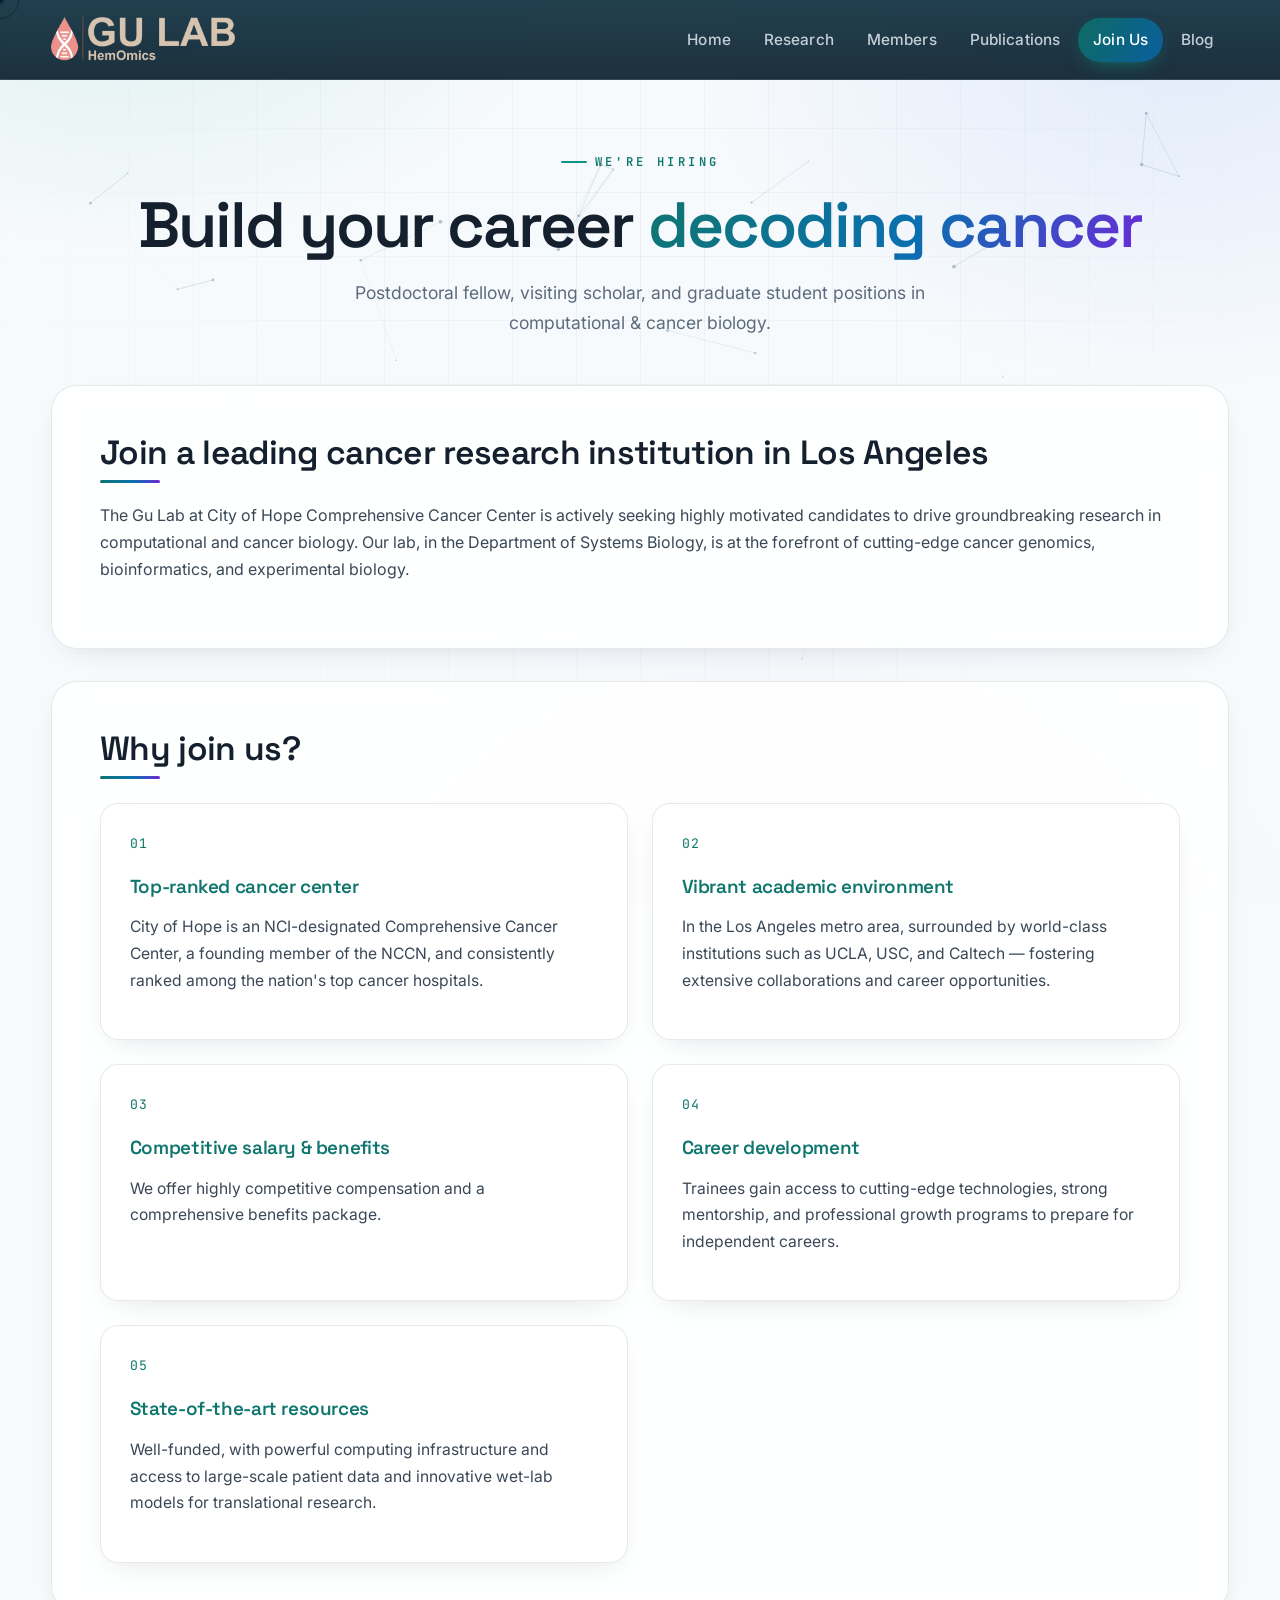
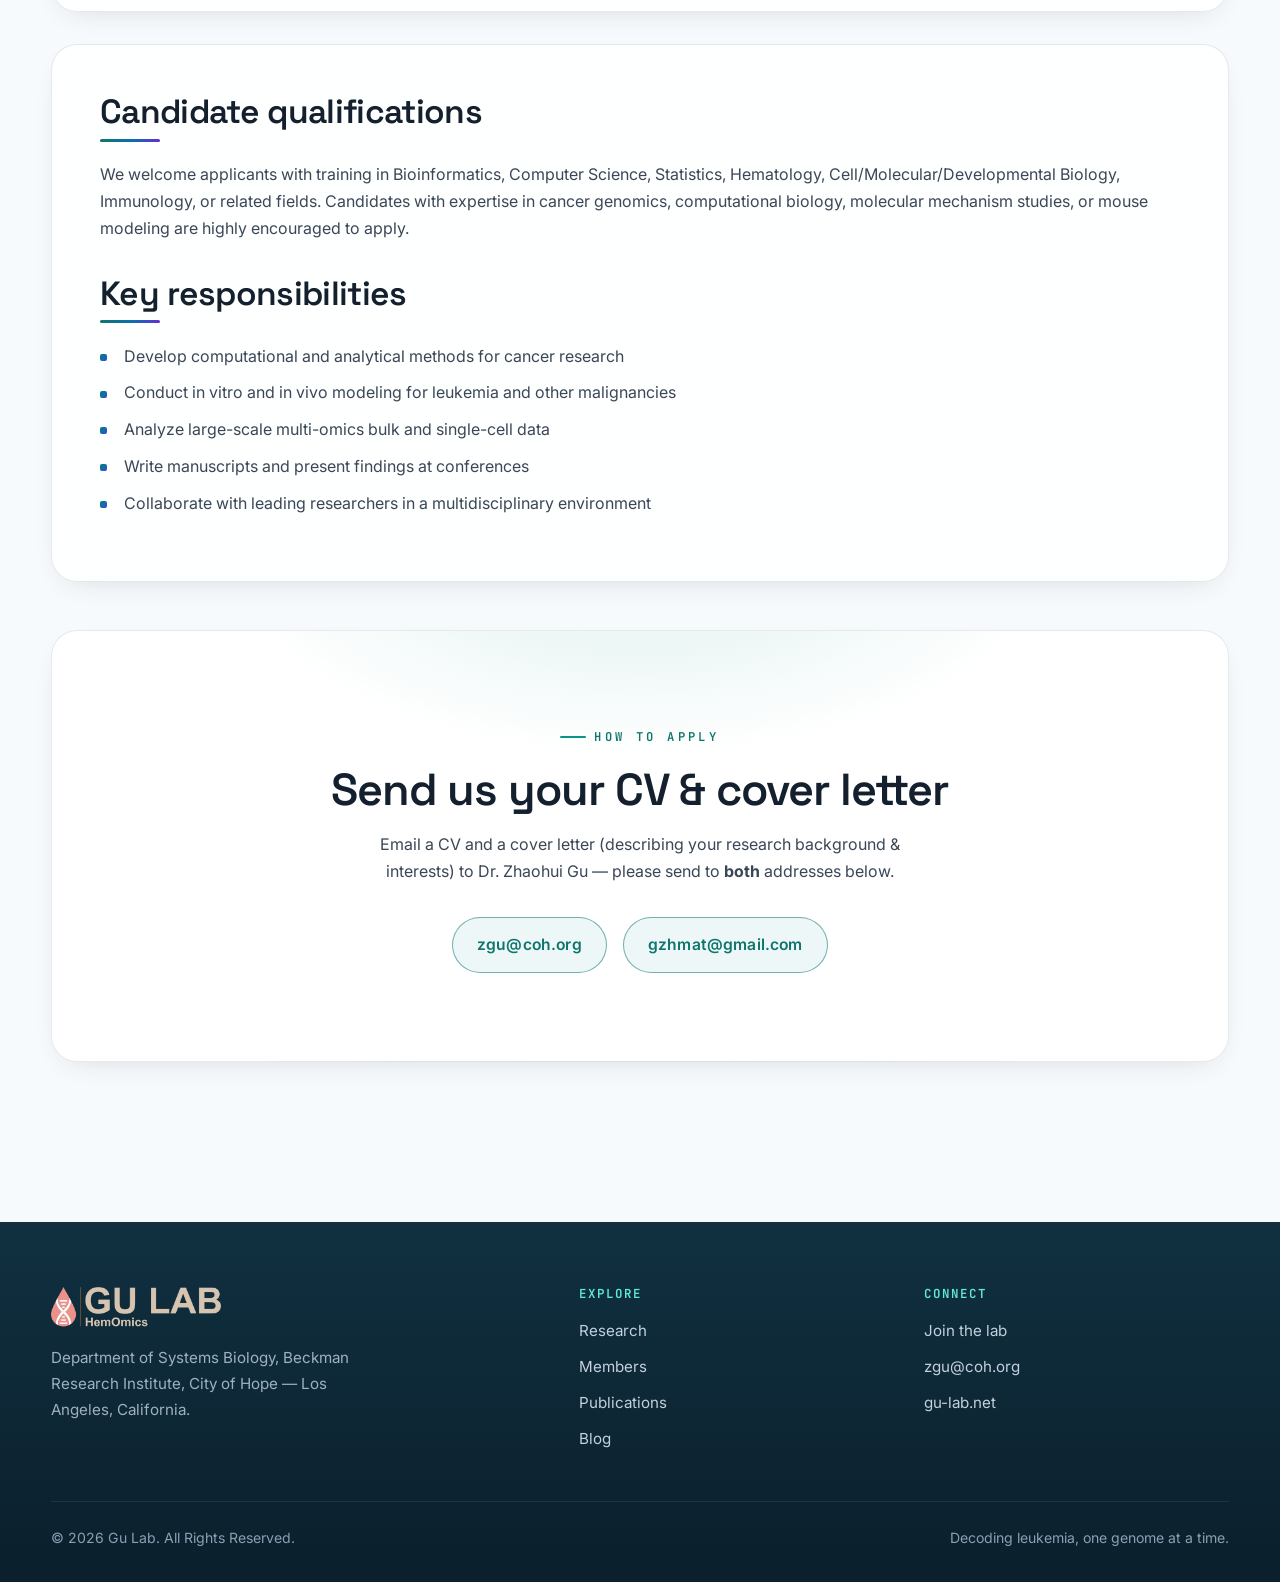
<file: join_us.html>
<!DOCTYPE html>
<html lang="en">
<head>
  <meta charset="UTF-8" />
  <meta name="viewport" content="width=device-width, initial-scale=1.0" />
  <title>Join Us — Gu Lab @ City of Hope</title>
  <meta name="description" content="Open positions in the Gu Lab: postdoctoral fellows, visiting scholars, and graduate students in computational and cancer biology at City of Hope." />
  <link rel="icon" href="images/Gu-lab-logo-small.png" />
  <link rel="stylesheet" href="css/style.css" />
</head>
<body>
  <div class="bg-aurora"></div>
  <canvas id="bg-particles"></canvas>
  <div class="bg-grid"></div>
  <div id="scroll-progress"></div>

  <header class="site-header">
    <div class="header-container">
      <a href="index.html" class="logo" aria-label="Gu Lab home">
        <img src="images/Gu-lab-logo-small.png" alt="Gu Lab Logo" />
      </a>
      <button class="nav-toggle" aria-label="Toggle menu" aria-expanded="false" aria-controls="primary-nav">
        <span></span><span></span><span></span>
      </button>
      <nav id="primary-nav">
        <ul>
          <li><a href="index.html">Home</a></li>
          <li><a href="research.html">Research</a></li>
          <li><a href="members.html">Members</a></li>
          <li><a href="publications.html">Publications</a></li>
          <li class="active"><a href="join_us.html">Join Us</a></li>
          <li><a href="blog.html">Blog</a></li>
        </ul>
      </nav>
    </div>
  </header>

  <section class="page-banner">
    <div class="container">
      <span class="eyebrow">We're Hiring</span>
      <h1>Build your career <span class="grad">decoding cancer</span></h1>
      <p>Postdoctoral fellow, visiting scholar, and graduate student positions in computational &amp; cancer biology.</p>
    </div>
  </section>

  <main class="container">
    <section class="content-section" data-reveal>
      <h2>Join a leading cancer research institution in Los Angeles</h2>
      <p>
        The Gu Lab at City of Hope Comprehensive Cancer Center is actively seeking highly motivated
        candidates to drive groundbreaking research in computational and cancer biology. Our lab, in the
        Department of Systems Biology, is at the forefront of
        cutting-edge cancer genomics, bioinformatics, and experimental biology.
      </p>
    </section>

    <section class="content-section" data-reveal>
      <h2>Why join us?</h2>
      <div class="grid grid-2" style="margin-top:1.5rem">
        <div class="card dir-card" data-tilt>
          <div class="dir-index">01</div>
          <h3>Top-ranked cancer center</h3>
          <p>City of Hope is an NCI-designated Comprehensive Cancer Center, a founding member of the NCCN, and consistently ranked among the nation's top cancer hospitals.</p>
        </div>
        <div class="card dir-card" data-tilt>
          <div class="dir-index">02</div>
          <h3>Vibrant academic environment</h3>
          <p>In the Los Angeles metro area, surrounded by world-class institutions such as UCLA, USC, and Caltech — fostering extensive collaborations and career opportunities.</p>
        </div>
        <div class="card dir-card" data-tilt>
          <div class="dir-index">03</div>
          <h3>Competitive salary &amp; benefits</h3>
          <p>We offer highly competitive compensation and a comprehensive benefits package.</p>
        </div>
        <div class="card dir-card" data-tilt>
          <div class="dir-index">04</div>
          <h3>Career development</h3>
          <p>Trainees gain access to cutting-edge technologies, strong mentorship, and professional growth programs to prepare for independent careers.</p>
        </div>
        <div class="card dir-card" data-tilt>
          <div class="dir-index">05</div>
          <h3>State-of-the-art resources</h3>
          <p>Well-funded, with powerful computing infrastructure and access to large-scale patient data and innovative wet-lab models for translational research.</p>
        </div>
      </div>
    </section>

    <section class="content-section" data-reveal>
      <h2>Candidate qualifications</h2>
      <p>
        We welcome applicants with training in Bioinformatics, Computer Science, Statistics, Hematology,
        Cell/Molecular/Developmental Biology, Immunology, or related fields. Candidates with expertise in
        cancer genomics, computational biology, molecular mechanism studies, or mouse modeling are highly
        encouraged to apply.
      </p>

      <h2 style="margin-top:2rem">Key responsibilities</h2>
      <ul>
        <li>Develop computational and analytical methods for cancer research</li>
        <li>Conduct in vitro and in vivo modeling for leukemia and other malignancies</li>
        <li>Analyze large-scale multi-omics bulk and single-cell data</li>
        <li>Write manuscripts and present findings at conferences</li>
        <li>Collaborate with leading researchers in a multidisciplinary environment</li>
      </ul>
    </section>

    <section class="section" style="padding-block:1rem">
      <div class="cta-banner" data-reveal="scale">
        <span class="eyebrow" style="justify-content:center">How to Apply</span>
        <h2>Send us your CV &amp; cover letter</h2>
        <p>Email a CV and a cover letter (describing your research background &amp; interests) to Dr. Zhaohui Gu &mdash; please send to <strong>both</strong> addresses below.</p>
        <div style="display:flex;gap:1rem;justify-content:center;flex-wrap:wrap">
          <a href="mailto:zgu@coh.org" class="btn btn-ghost" data-magnetic>zgu@coh.org</a>
          <a href="mailto:gzhmat@gmail.com" class="btn btn-ghost" data-magnetic>gzhmat@gmail.com</a>
        </div>
      </div>
    </section>
  </main>

  <footer class="site-footer">
    <div class="footer-grid">
      <div class="footer-brand">
        <img src="images/Gu-lab-logo-small.png" alt="Gu Lab Logo" />
        <p>Department of Systems Biology, Beckman Research Institute, City of Hope — Los Angeles, California.</p>
      </div>
      <div class="footer-col">
        <h4>Explore</h4>
        <ul>
          <li><a href="research.html">Research</a></li>
          <li><a href="members.html">Members</a></li>
          <li><a href="publications.html">Publications</a></li>
          <li><a href="blog.html">Blog</a></li>
        </ul>
      </div>
      <div class="footer-col">
        <h4>Connect</h4>
        <ul>
          <li><a href="join_us.html">Join the lab</a></li>
          <li><a href="mailto:zgu@coh.org">zgu@coh.org</a></li>
          <li><a href="https://gu-lab.net">gu-lab.net</a></li>
        </ul>
      </div>
    </div>
    <div class="footer-bottom">
      <span>&copy; <span id="year">2025</span> Gu Lab. All Rights Reserved.</span>
      <span>Decoding leukemia, one genome at a time.</span>
    </div>
  </footer>

  <script src="js/site.js" defer></script>
</body>
</html>
</file>
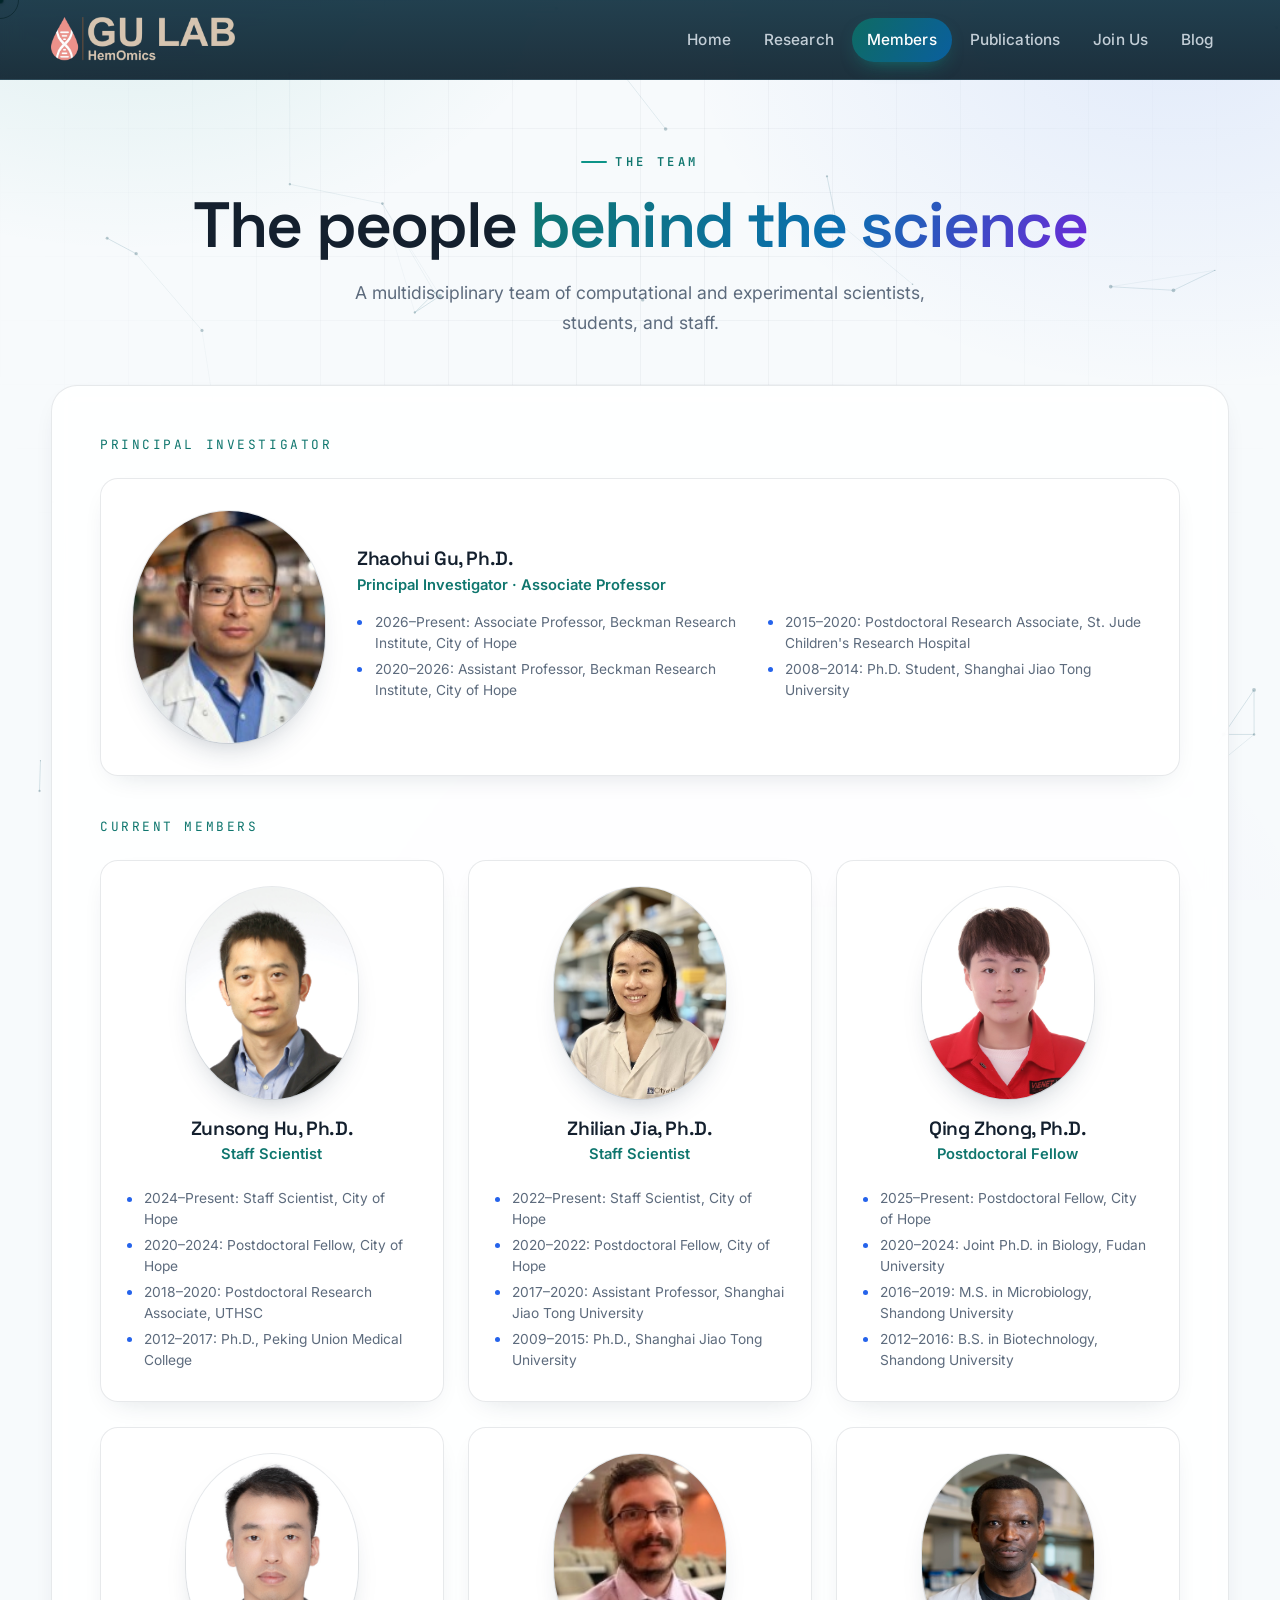
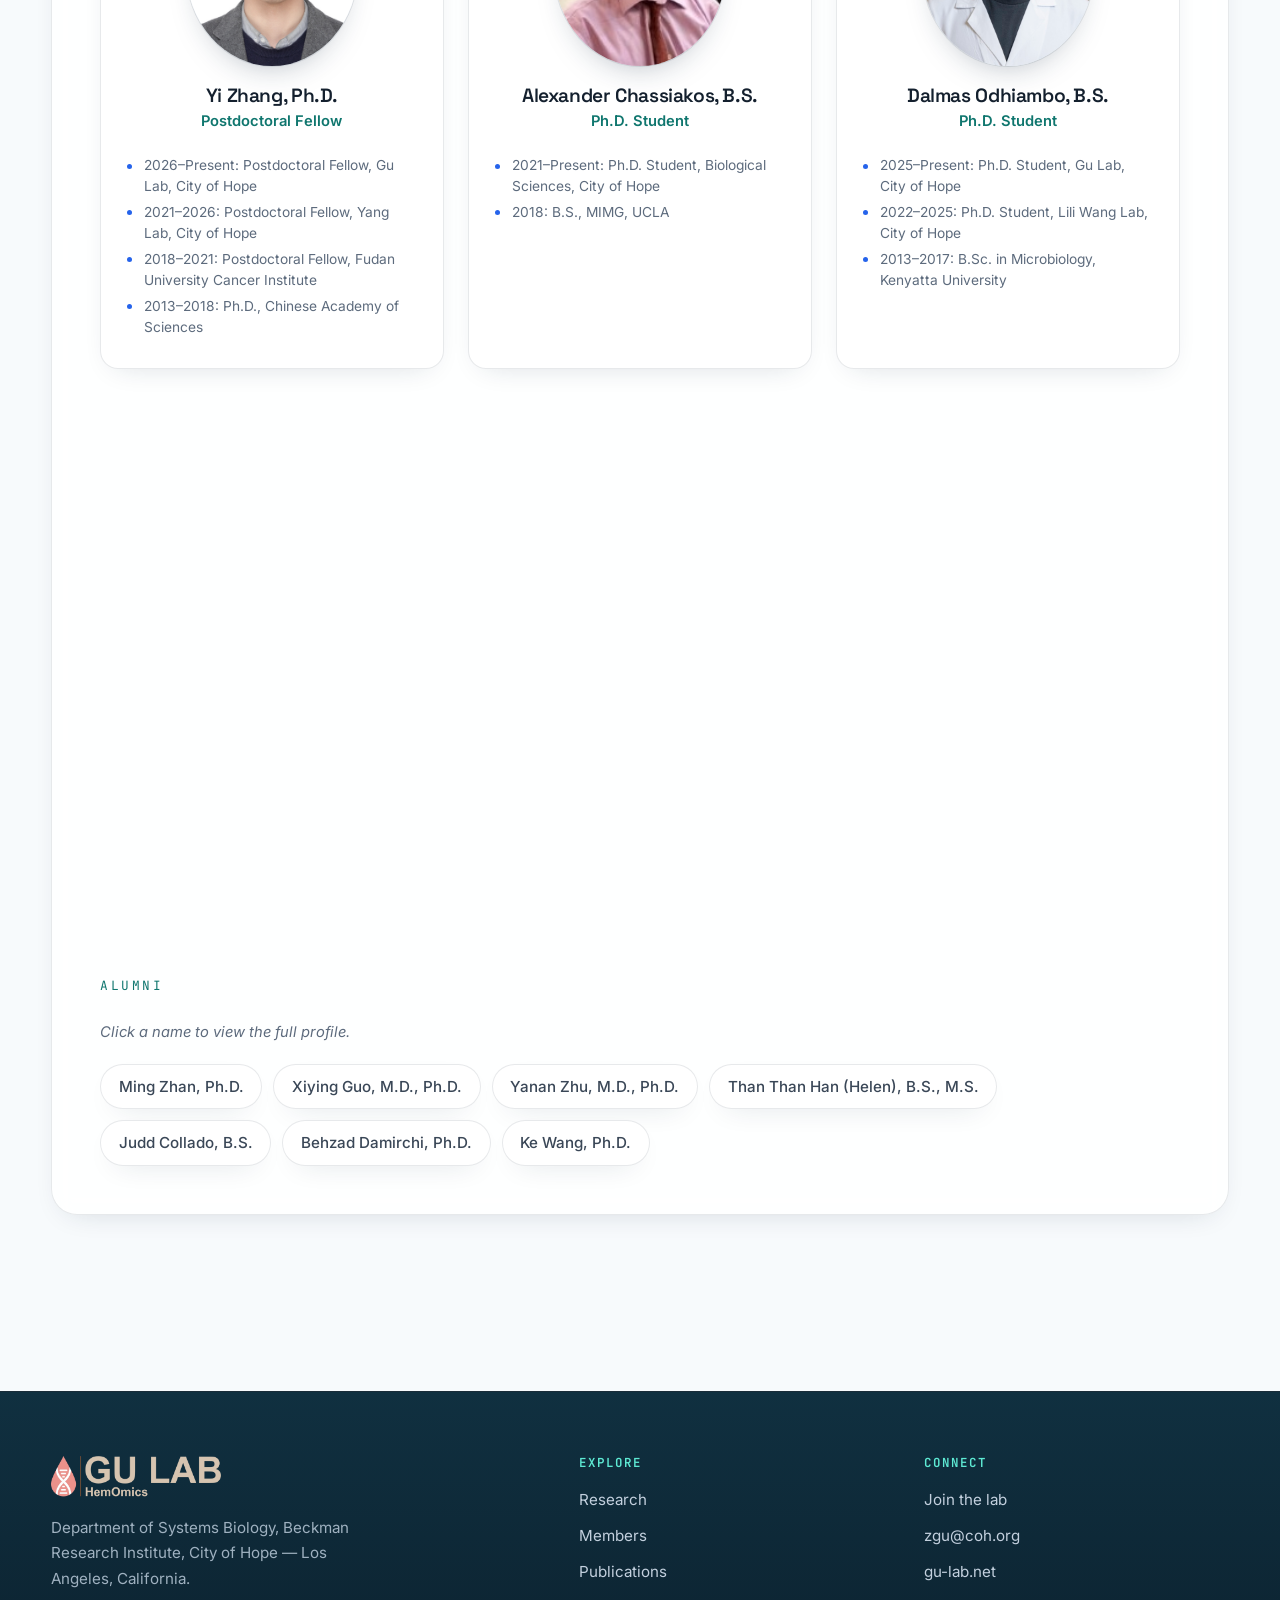
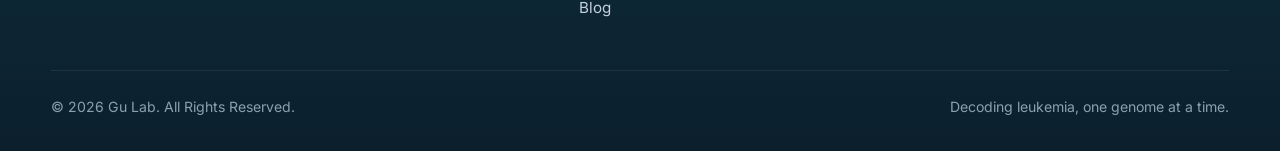
<file: members.html>
<!DOCTYPE html>
<html lang="en">
<head>
  <meta charset="UTF-8" />
  <meta name="viewport" content="width=device-width, initial-scale=1.0" />
  <title>Members — Gu Lab @ City of Hope</title>
  <meta name="description" content="Meet the Gu Lab team: principal investigator Dr. Zhaohui Gu and the scientists, students, and staff decoding leukemia at City of Hope." />
  <link rel="icon" href="images/Gu-lab-logo-small.png" />
  <link rel="stylesheet" href="css/style.css" />
</head>
<body>
  <div class="bg-aurora"></div>
  <canvas id="bg-particles"></canvas>
  <div class="bg-grid"></div>
  <div id="scroll-progress"></div>

  <header class="site-header">
    <div class="header-container">
      <a href="index.html" class="logo" aria-label="Gu Lab home">
        <img src="images/Gu-lab-logo-small.png" alt="Gu Lab Logo" />
      </a>
      <button class="nav-toggle" aria-label="Toggle menu" aria-expanded="false" aria-controls="primary-nav">
        <span></span><span></span><span></span>
      </button>
      <nav id="primary-nav">
        <ul>
          <li><a href="index.html">Home</a></li>
          <li><a href="research.html">Research</a></li>
          <li class="active"><a href="members.html">Members</a></li>
          <li><a href="publications.html">Publications</a></li>
          <li><a href="join_us.html">Join Us</a></li>
          <li><a href="blog.html">Blog</a></li>
        </ul>
      </nav>
    </div>
  </header>

  <section class="page-banner">
    <div class="container">
      <span class="eyebrow">The Team</span>
      <h1>The people <span class="grad">behind the science</span></h1>
      <p>A multidisciplinary team of computational and experimental scientists, students, and staff.</p>
    </div>
  </section>

  <main class="container">
    <section class="members-list" data-reveal>
      <div class="member-tier-label">Principal Investigator</div>
      <div class="member-grid">
        <article class="card member-card pi" data-reveal>
          <div class="member-photo"><img src="images/LabMember/ZhaohuiGu.jpg" alt="Zhaohui Gu" /></div>
          <div class="member-body">
            <h3>Zhaohui Gu, Ph.D.</h3>
            <div class="member-role">Principal Investigator · Associate Professor</div>
            <ul>
              <li>2026–Present: Associate Professor, Beckman Research Institute, City of Hope</li>
              <li>2020–2026: Assistant Professor, Beckman Research Institute, City of Hope</li>
              <li>2015–2020: Postdoctoral Research Associate, St. Jude Children's Research Hospital</li>
              <li>2008–2014: Ph.D. Student, Shanghai Jiao Tong University</li>
            </ul>
          </div>
        </article>
      </div>

      <div class="member-tier-label">Current Members</div>
      <div class="member-grid">
        <article class="card member-card" data-reveal data-delay="1">
          <div class="member-photo"><img src="images/LabMember/ZunsongHu.jpg" alt="Zunsong Hu" /></div>
          <h3>Zunsong Hu, Ph.D.</h3>
          <div class="member-role">Staff Scientist</div>
          <ul>
            <li>2024–Present: Staff Scientist, City of Hope</li>
            <li>2020–2024: Postdoctoral Fellow, City of Hope</li>
            <li>2018–2020: Postdoctoral Research Associate, UTHSC</li>
            <li>2012–2017: Ph.D., Peking Union Medical College</li>
          </ul>
        </article>

        <article class="card member-card" data-reveal data-delay="2">
          <div class="member-photo"><img src="images/LabMember/ZhilianJia.jpg" alt="Zhilian Jia" /></div>
          <h3>Zhilian Jia, Ph.D.</h3>
          <div class="member-role">Staff Scientist</div>
          <ul>
            <li>2022–Present: Staff Scientist, City of Hope</li>
            <li>2020–2022: Postdoctoral Fellow, City of Hope</li>
            <li>2017–2020: Assistant Professor, Shanghai Jiao Tong University</li>
            <li>2009–2015: Ph.D., Shanghai Jiao Tong University</li>
          </ul>
        </article>

        <article class="card member-card" data-reveal data-delay="3">
          <div class="member-photo"><img src="images/LabMember/QingZhong.jpg" alt="Qing Zhong" /></div>
          <h3>Qing Zhong, Ph.D.</h3>
          <div class="member-role">Postdoctoral Fellow</div>
          <ul>
            <li>2025–Present: Postdoctoral Fellow, City of Hope</li>
            <li>2020–2024: Joint Ph.D. in Biology, Fudan University</li>
            <li>2016–2019: M.S. in Microbiology, Shandong University</li>
            <li>2012–2016: B.S. in Biotechnology, Shandong University</li>
          </ul>
        </article>

        <article class="card member-card" data-reveal data-delay="1">
          <div class="member-photo"><img src="images/LabMember/YiZhang.jpeg" alt="Yi Zhang" /></div>
          <h3>Yi Zhang, Ph.D.</h3>
          <div class="member-role">Postdoctoral Fellow</div>
          <ul>
            <li>2026–Present: Postdoctoral Fellow, Gu Lab, City of Hope</li>
            <li>2021–2026: Postdoctoral Fellow, Yang Lab, City of Hope</li>
            <li>2018–2021: Postdoctoral Fellow, Fudan University Cancer Institute</li>
            <li>2013–2018: Ph.D., Chinese Academy of Sciences</li>
          </ul>
        </article>

        <article class="card member-card" data-reveal data-delay="2">
          <div class="member-photo"><img src="images/LabMember/AlexanderChassiakos.jpg" alt="Alexander Chassiakos" /></div>
          <h3>Alexander Chassiakos, B.S.</h3>
          <div class="member-role">Ph.D. Student</div>
          <ul>
            <li>2021–Present: Ph.D. Student, Biological Sciences, City of Hope</li>
            <li>2018: B.S., MIMG, UCLA</li>
          </ul>
        </article>

        <article class="card member-card" data-reveal data-delay="3">
          <div class="member-photo"><img src="images/LabMember/DalmasOdhiambo.jpeg" alt="Dalmas Odhiambo" /></div>
          <h3>Dalmas Odhiambo, B.S.</h3>
          <div class="member-role">Ph.D. Student</div>
          <ul>
            <li>2025–Present: Ph.D. Student, Gu Lab, City of Hope</li>
            <li>2022–2025: Ph.D. Student, Lili Wang Lab, City of Hope</li>
            <li>2013–2017: B.Sc. in Microbiology, Kenyatta University</li>
          </ul>
        </article>

        <article class="card member-card" data-reveal data-delay="1">
          <div class="member-photo"><img src="images/LabMember/XiaohuaHuang.jpg" alt="Xiaohua Huang" /></div>
          <h3>Xiaohua Huang, M.S.</h3>
          <div class="member-role">Research Associate</div>
          <ul>
            <li>2023–Present: Research Associate, City of Hope</li>
            <li>2015–2016: Structural Design Training, Voith Turbo GmbH, Germany</li>
            <li>2008–2010: M.S., Materials Science, Harbin Institute of Technology</li>
            <li>2004–2008: B.S., Materials Science, Harbin Institute of Technology</li>
          </ul>
        </article>
      </div>

      <div class="member-tier-label">Alumni</div>
      <p class="alumni-hint">Click a name to view the full profile.</p>
      <div class="alumni-grid">
        <a href="alumni/ming-zhan.html">Ming Zhan, Ph.D.</a>
        <a href="alumni/xiying-guo.html">Xiying Guo, M.D., Ph.D.</a>
        <a href="alumni/yanan-zhu.html">Yanan Zhu, M.D., Ph.D.</a>
        <a href="alumni/than-than-han.html">Than Than Han (Helen), B.S., M.S.</a>
        <a href="alumni/judd-collado.html">Judd Collado, B.S.</a>
        <a href="alumni/behzad-damirchi.html">Behzad Damirchi, Ph.D.</a>
        <a href="alumni/ke-wang.html">Ke Wang, Ph.D.</a>
      </div>
    </section>
  </main>

  <footer class="site-footer">
    <div class="footer-grid">
      <div class="footer-brand">
        <img src="images/Gu-lab-logo-small.png" alt="Gu Lab Logo" />
        <p>Department of Systems Biology, Beckman Research Institute, City of Hope — Los Angeles, California.</p>
      </div>
      <div class="footer-col">
        <h4>Explore</h4>
        <ul>
          <li><a href="research.html">Research</a></li>
          <li><a href="members.html">Members</a></li>
          <li><a href="publications.html">Publications</a></li>
          <li><a href="blog.html">Blog</a></li>
        </ul>
      </div>
      <div class="footer-col">
        <h4>Connect</h4>
        <ul>
          <li><a href="join_us.html">Join the lab</a></li>
          <li><a href="mailto:zgu@coh.org">zgu@coh.org</a></li>
          <li><a href="https://gu-lab.net">gu-lab.net</a></li>
        </ul>
      </div>
    </div>
    <div class="footer-bottom">
      <span>&copy; <span id="year">2025</span> Gu Lab. All Rights Reserved.</span>
      <span>Decoding leukemia, one genome at a time.</span>
    </div>
  </footer>

  <script src="js/site.js" defer></script>
</body>
</html>
</file>
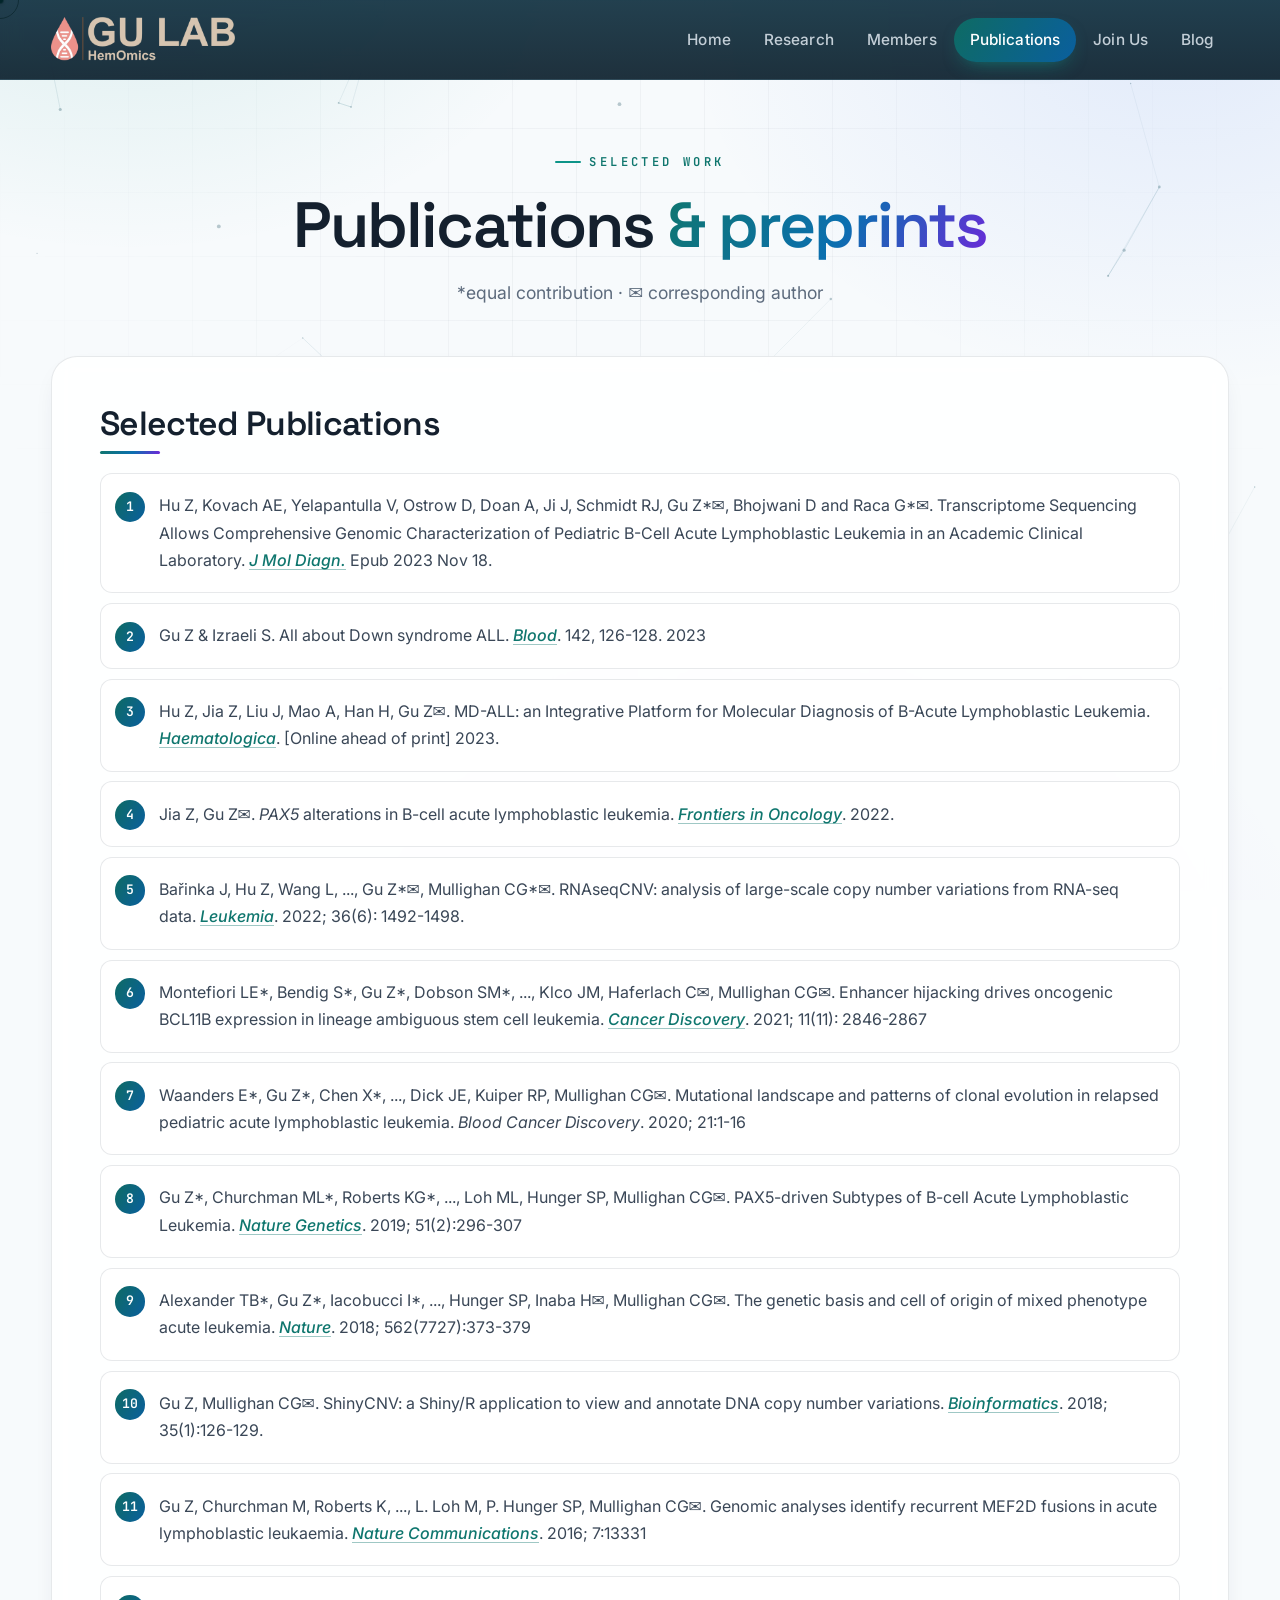
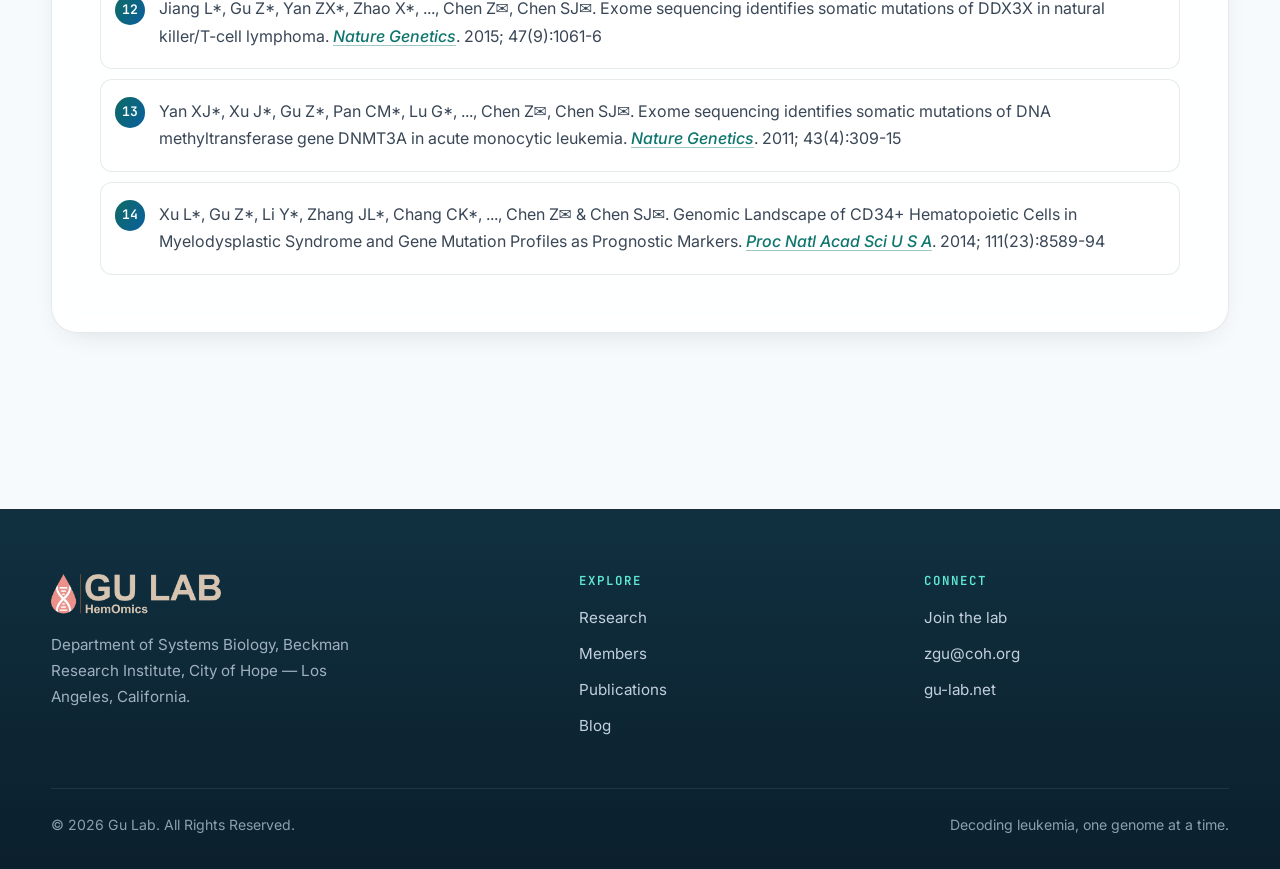
<file: publications.html>
<!DOCTYPE html>
<html lang="en">
<head>
  <meta charset="UTF-8" />
  <meta name="viewport" content="width=device-width, initial-scale=1.0" />
  <title>Publications — Gu Lab @ City of Hope</title>
  <meta name="description" content="Selected publications from the Gu Lab — first or corresponding author work on B-ALL genomics, classification, and PAX5 biology." />
  <link rel="icon" href="images/Gu-lab-logo-small.png" />
  <link rel="stylesheet" href="css/style.css" />
</head>
<body>
  <div class="bg-aurora"></div>
  <canvas id="bg-particles"></canvas>
  <div class="bg-grid"></div>
  <div id="scroll-progress"></div>

  <header class="site-header">
    <div class="header-container">
      <a href="index.html" class="logo" aria-label="Gu Lab home">
        <img src="images/Gu-lab-logo-small.png" alt="Gu Lab Logo" />
      </a>
      <button class="nav-toggle" aria-label="Toggle menu" aria-expanded="false" aria-controls="primary-nav">
        <span></span><span></span><span></span>
      </button>
      <nav id="primary-nav">
        <ul>
          <li><a href="index.html">Home</a></li>
          <li><a href="research.html">Research</a></li>
          <li><a href="members.html">Members</a></li>
          <li class="active"><a href="publications.html">Publications</a></li>
          <li><a href="join_us.html">Join Us</a></li>
          <li><a href="blog.html">Blog</a></li>
        </ul>
      </nav>
    </div>
  </header>

  <section class="page-banner">
    <div class="container">
      <span class="eyebrow">Selected Work</span>
      <h1>Publications <span class="grad">&amp; preprints</span></h1>
      <p>*equal contribution · ✉ corresponding author</p>
    </div>
  </section>

  <main class="container">
    <section class="content-section" data-reveal>
      <h2>Selected Publications</h2>
      <ol>
        <li>
          Hu Z, Kovach AE, Yelapantulla V, Ostrow D, Doan A, Ji J, Schmidt RJ, Gu Z*&#9993, Bhojwani D and Raca G*&#9993.
          Transcriptome Sequencing Allows Comprehensive Genomic Characterization of Pediatric B-Cell Acute Lymphoblastic Leukemia in an Academic Clinical Laboratory.
          <em><a href="https://pubmed.ncbi.nlm.nih.gov/37981088/" target="_blank" rel="noopener">J Mol Diagn.</a></em> Epub 2023 Nov 18.
        </li>
        <li>
          Gu Z &amp; Izraeli S. All about Down syndrome ALL.
          <em><a href="https://pubmed.ncbi.nlm.nih.gov/37440267/" target="_blank" rel="noopener">Blood</a></em>. 142, 126-128. 2023
        </li>
        <li>
          Hu Z, Jia Z, Liu J, Mao A, Han H, Gu Z&#9993.
          MD-ALL: an Integrative Platform for Molecular Diagnosis of B-Acute Lymphoblastic Leukemia.
          <em><a href="https://pubmed.ncbi.nlm.nih.gov/37981856/" target="_blank" rel="noopener">Haematologica</a></em>. [Online ahead of print] 2023.
        </li>
        <li>
          Jia Z, Gu Z&#9993. <em>PAX5</em> alterations in B-cell acute lymphoblastic leukemia.
          <em><a href="https://doi.org/10.3389/fonc.2022.1023606" target="_blank" rel="noopener">Frontiers in Oncology</a></em>. 2022.
        </li>
        <li>
          Bařinka J, Hu Z, Wang L, ..., Gu Z*&#9993, Mullighan CG*&#9993.
          RNAseqCNV: analysis of large-scale copy number variations from RNA-seq data.
          <em><a href="https://www.nature.com/articles/s41375-022-01547-8" target="_blank" rel="noopener">Leukemia</a></em>. 2022; 36(6): 1492-1498.
        </li>
        <li>
          Montefiori LE*, Bendig S*, Gu Z*, Dobson SM*, ..., Klco JM, Haferlach C&#9993, Mullighan CG&#9993.
          Enhancer hijacking drives oncogenic BCL11B expression in lineage ambiguous stem cell leukemia.
          <em><a href="https://aacrjournals.org/cancerdiscovery/article/11/11/2846/666485/Enhancer-Hijacking-Drives-Oncogenic-BCL11B" target="_blank" rel="noopener">Cancer Discovery</a></em>. 2021; 11(11): 2846-2867
        </li>
        <li>
          Waanders E*, Gu Z*, Chen X*, ..., Dick JE, Kuiper RP, Mullighan CG&#9993.
          Mutational landscape and patterns of clonal evolution in relapsed pediatric acute lymphoblastic leukemia.
          <em>Blood Cancer Discovery</em>. 2020; 21:1-16
        </li>
        <li>
          Gu Z*, Churchman ML*, Roberts KG*, ..., Loh ML, Hunger SP, Mullighan CG&#9993.
          PAX5-driven Subtypes of B-cell Acute Lymphoblastic Leukemia.
          <em><a href="https://www.ncbi.nlm.nih.gov/pubmed/30643249" target="_blank" rel="noopener">Nature Genetics</a></em>. 2019; 51(2):296-307
        </li>
        <li>
          Alexander TB*, Gu Z*, Iacobucci I*, ..., Hunger SP, Inaba H&#9993, Mullighan CG&#9993.
          The genetic basis and cell of origin of mixed phenotype acute leukemia.
          <em><a href="https://www.ncbi.nlm.nih.gov/pubmed/30209392" target="_blank" rel="noopener">Nature</a></em>. 2018; 562(7727):373-379
        </li>
        <li>
          Gu Z, Mullighan CG&#9993.
          ShinyCNV: a Shiny/R application to view and annotate DNA copy number variations.
          <em><a href="https://www.ncbi.nlm.nih.gov/pubmed/30561549" target="_blank" rel="noopener">Bioinformatics</a></em>. 2018; 35(1):126-129.
        </li>
        <li>
          Gu Z, Churchman M, Roberts K, ..., L. Loh M, P. Hunger SP, Mullighan CG&#9993.
          Genomic analyses identify recurrent MEF2D fusions in acute lymphoblastic leukaemia.
          <em><a href="https://www.ncbi.nlm.nih.gov/pubmed/27824051" target="_blank" rel="noopener">Nature Communications</a></em>. 2016; 7:13331
        </li>
        <li>
          Jiang L*, Gu Z*, Yan ZX*, Zhao X*, ..., Chen Z&#9993, Chen SJ&#9993.
          Exome sequencing identifies somatic mutations of DDX3X in natural killer/T-cell lymphoma.
          <em><a href="https://www.ncbi.nlm.nih.gov/pubmed/26192917" target="_blank" rel="noopener">Nature Genetics</a></em>. 2015; 47(9):1061-6
        </li>
        <li>
          Yan XJ*, Xu J*, Gu Z*, Pan CM*, Lu G*, ..., Chen Z&#9993, Chen SJ&#9993.
          Exome sequencing identifies somatic mutations of DNA methyltransferase gene DNMT3A in acute monocytic leukemia.
          <em><a href="https://www.ncbi.nlm.nih.gov/pubmed/21399634" target="_blank" rel="noopener">Nature Genetics</a></em>. 2011; 43(4):309-15
        </li>
        <li>
          Xu L*, Gu Z*, Li Y*, Zhang JL*, Chang CK*, ..., Chen Z&#9993 &amp; Chen SJ&#9993.
          Genomic Landscape of CD34+ Hematopoietic Cells in Myelodysplastic Syndrome and Gene Mutation Profiles as Prognostic Markers.
          <em><a href="https://www.ncbi.nlm.nih.gov/pubmed/24850867" target="_blank" rel="noopener">Proc Natl Acad Sci U S A</a></em>. 2014; 111(23):8589-94
        </li>
      </ol>
    </section>
  </main>

  <footer class="site-footer">
    <div class="footer-grid">
      <div class="footer-brand">
        <img src="images/Gu-lab-logo-small.png" alt="Gu Lab Logo" />
        <p>Department of Systems Biology, Beckman Research Institute, City of Hope — Los Angeles, California.</p>
      </div>
      <div class="footer-col">
        <h4>Explore</h4>
        <ul>
          <li><a href="research.html">Research</a></li>
          <li><a href="members.html">Members</a></li>
          <li><a href="publications.html">Publications</a></li>
          <li><a href="blog.html">Blog</a></li>
        </ul>
      </div>
      <div class="footer-col">
        <h4>Connect</h4>
        <ul>
          <li><a href="join_us.html">Join the lab</a></li>
          <li><a href="mailto:zgu@coh.org">zgu@coh.org</a></li>
          <li><a href="https://gu-lab.net">gu-lab.net</a></li>
        </ul>
      </div>
    </div>
    <div class="footer-bottom">
      <span>&copy; <span id="year">2025</span> Gu Lab. All Rights Reserved.</span>
      <span>Decoding leukemia, one genome at a time.</span>
    </div>
  </footer>

  <script src="js/site.js" defer></script>
</body>
</html>
</file>
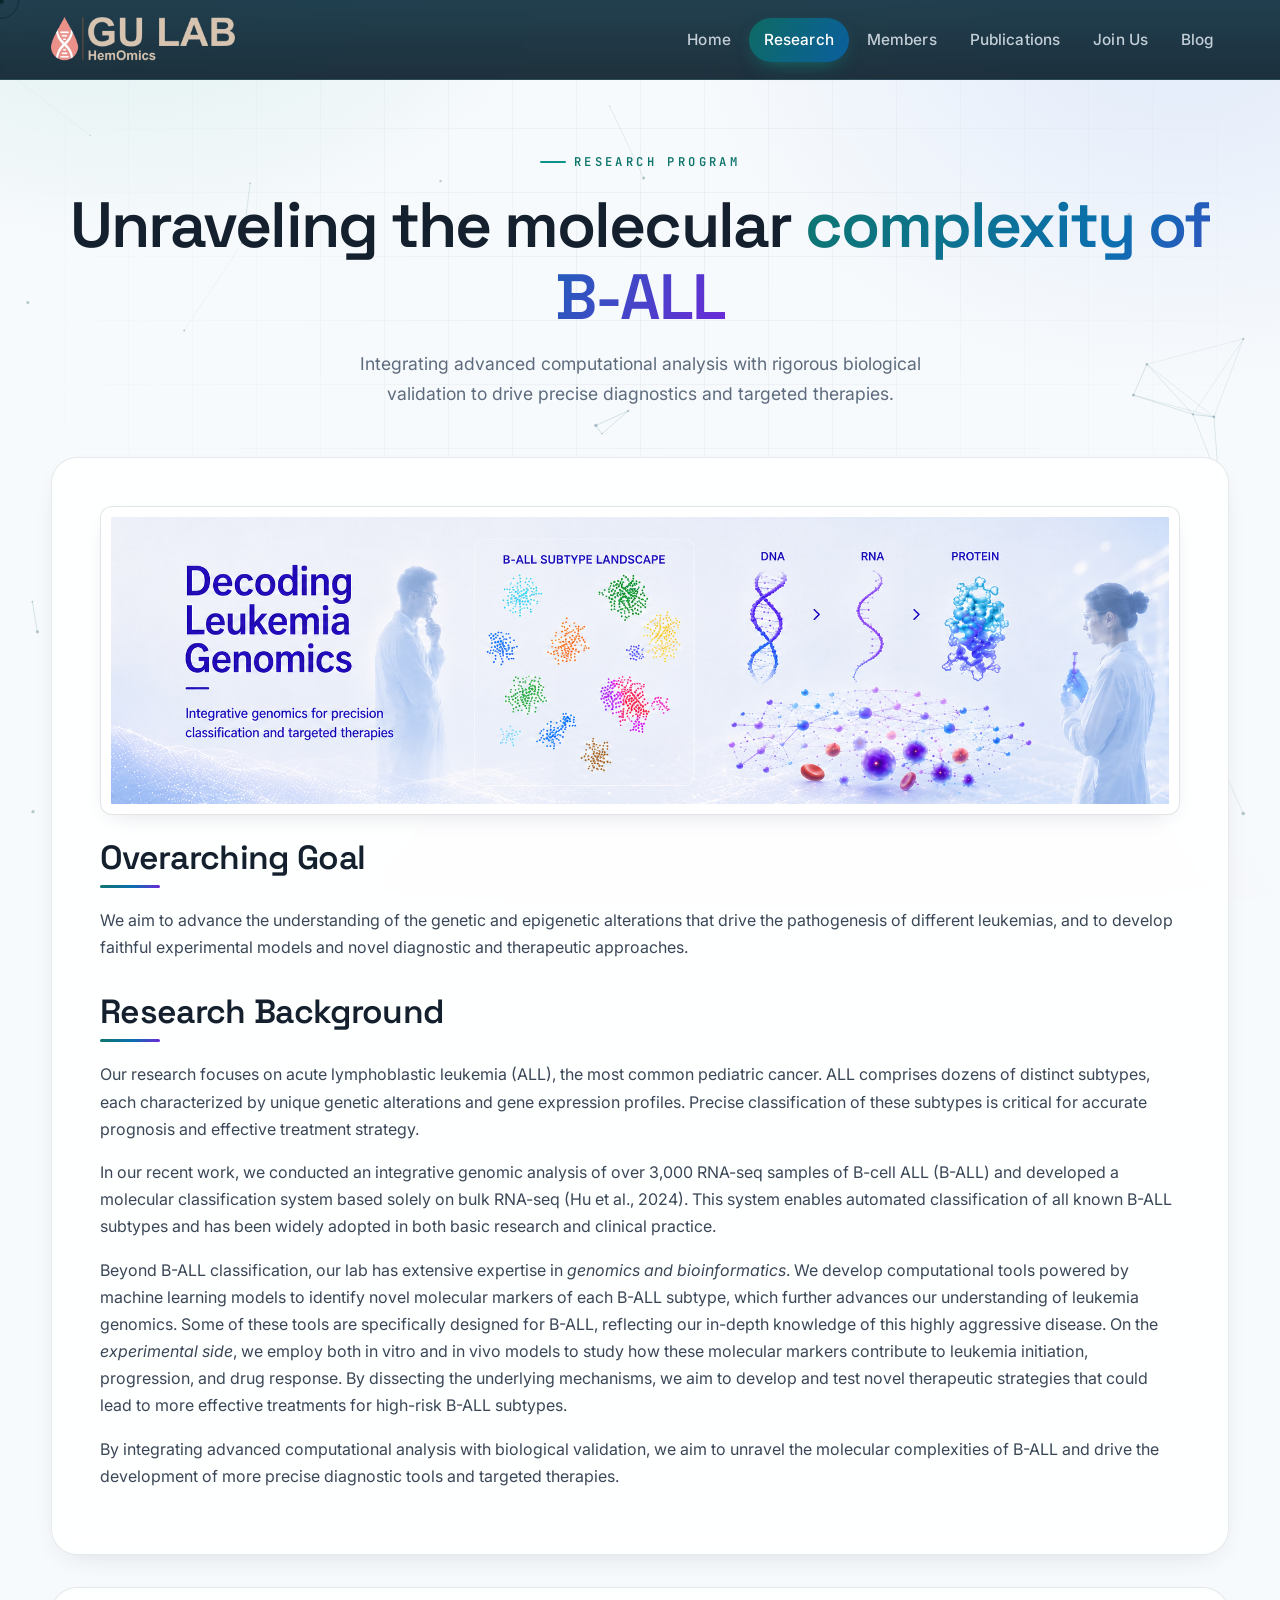
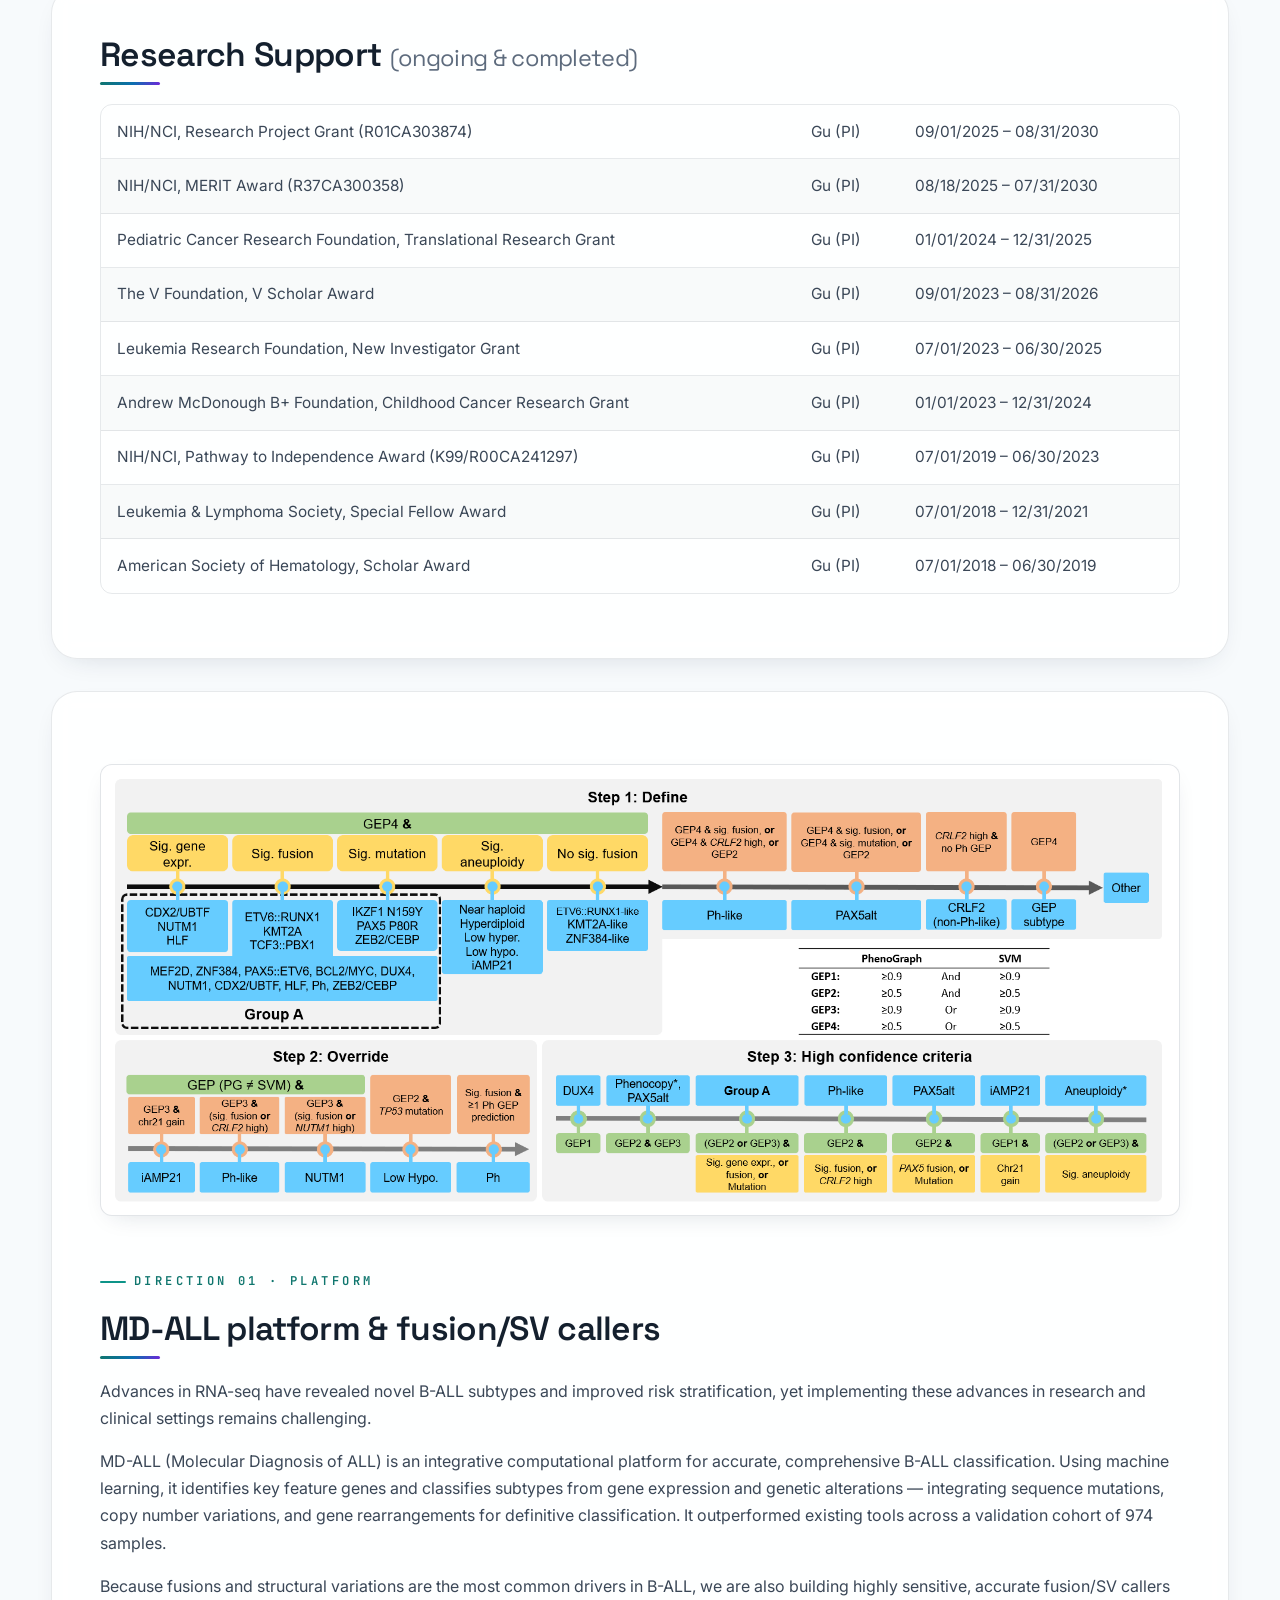
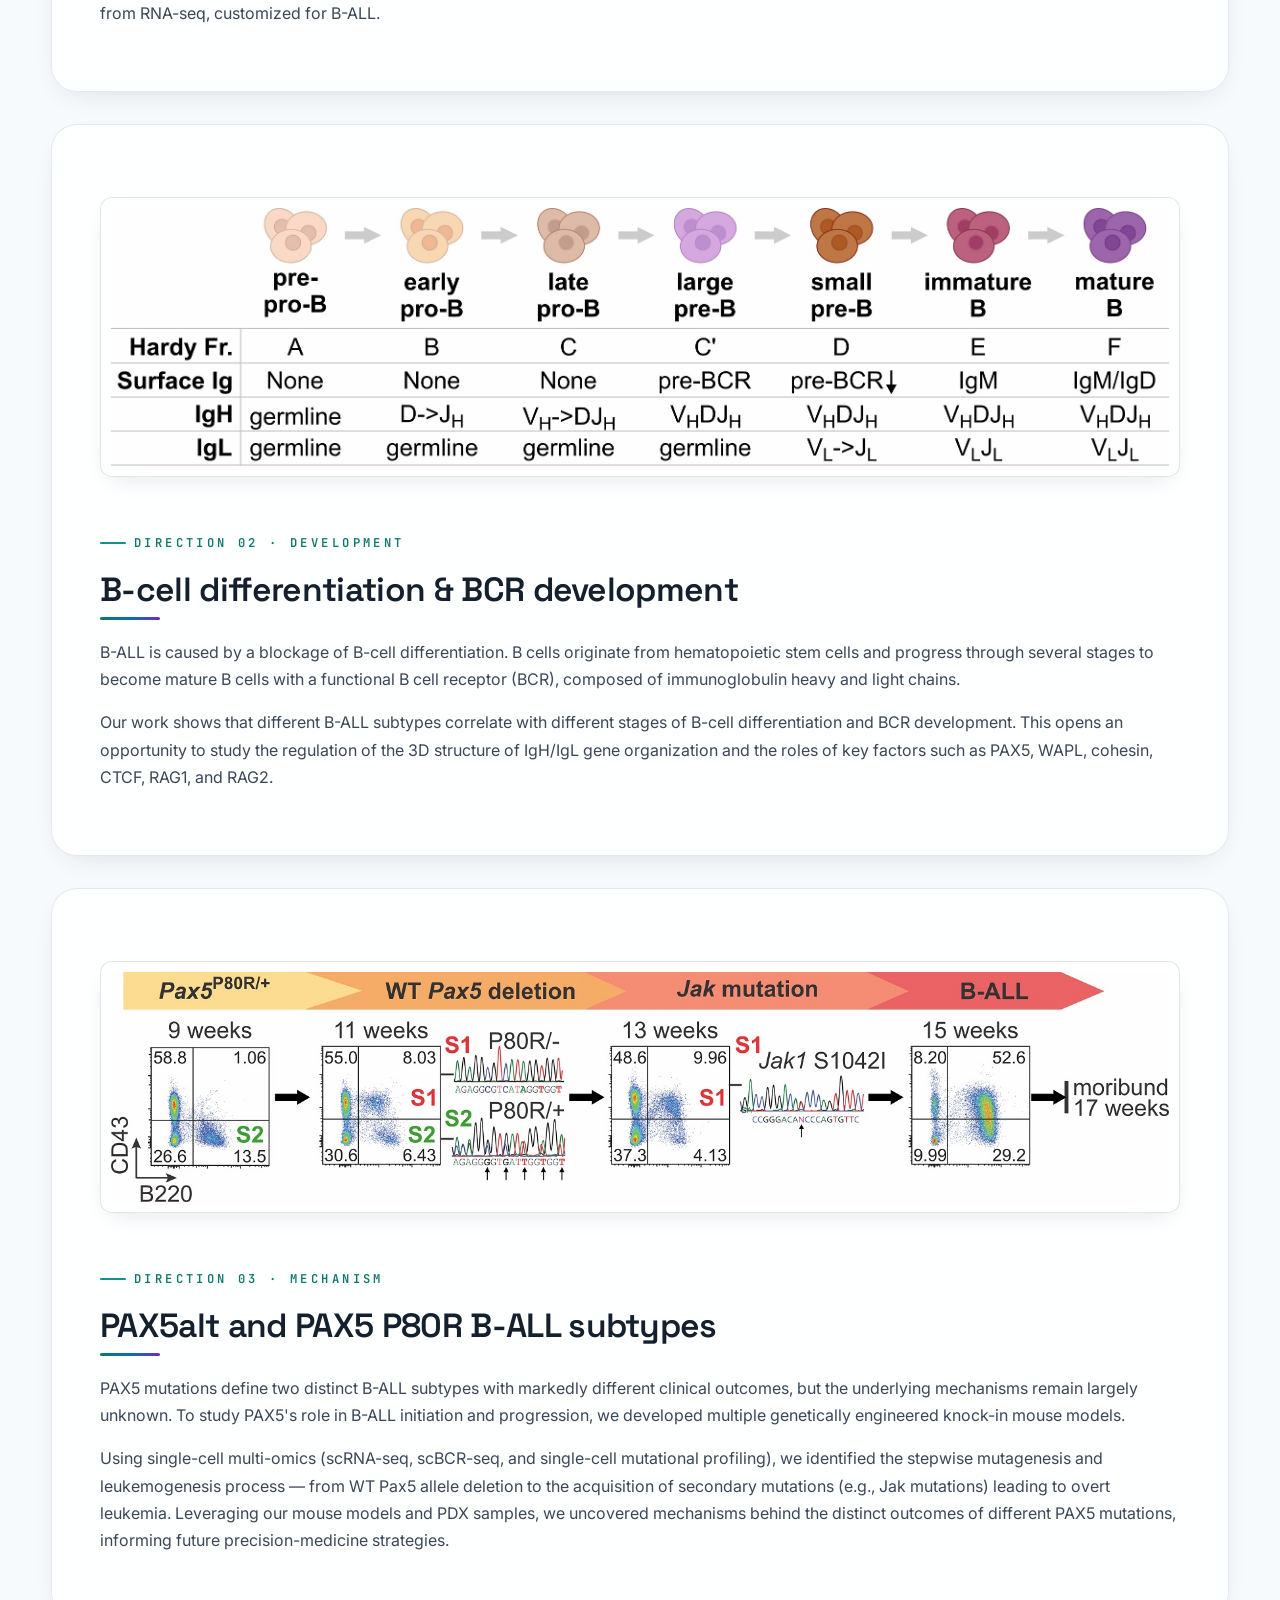
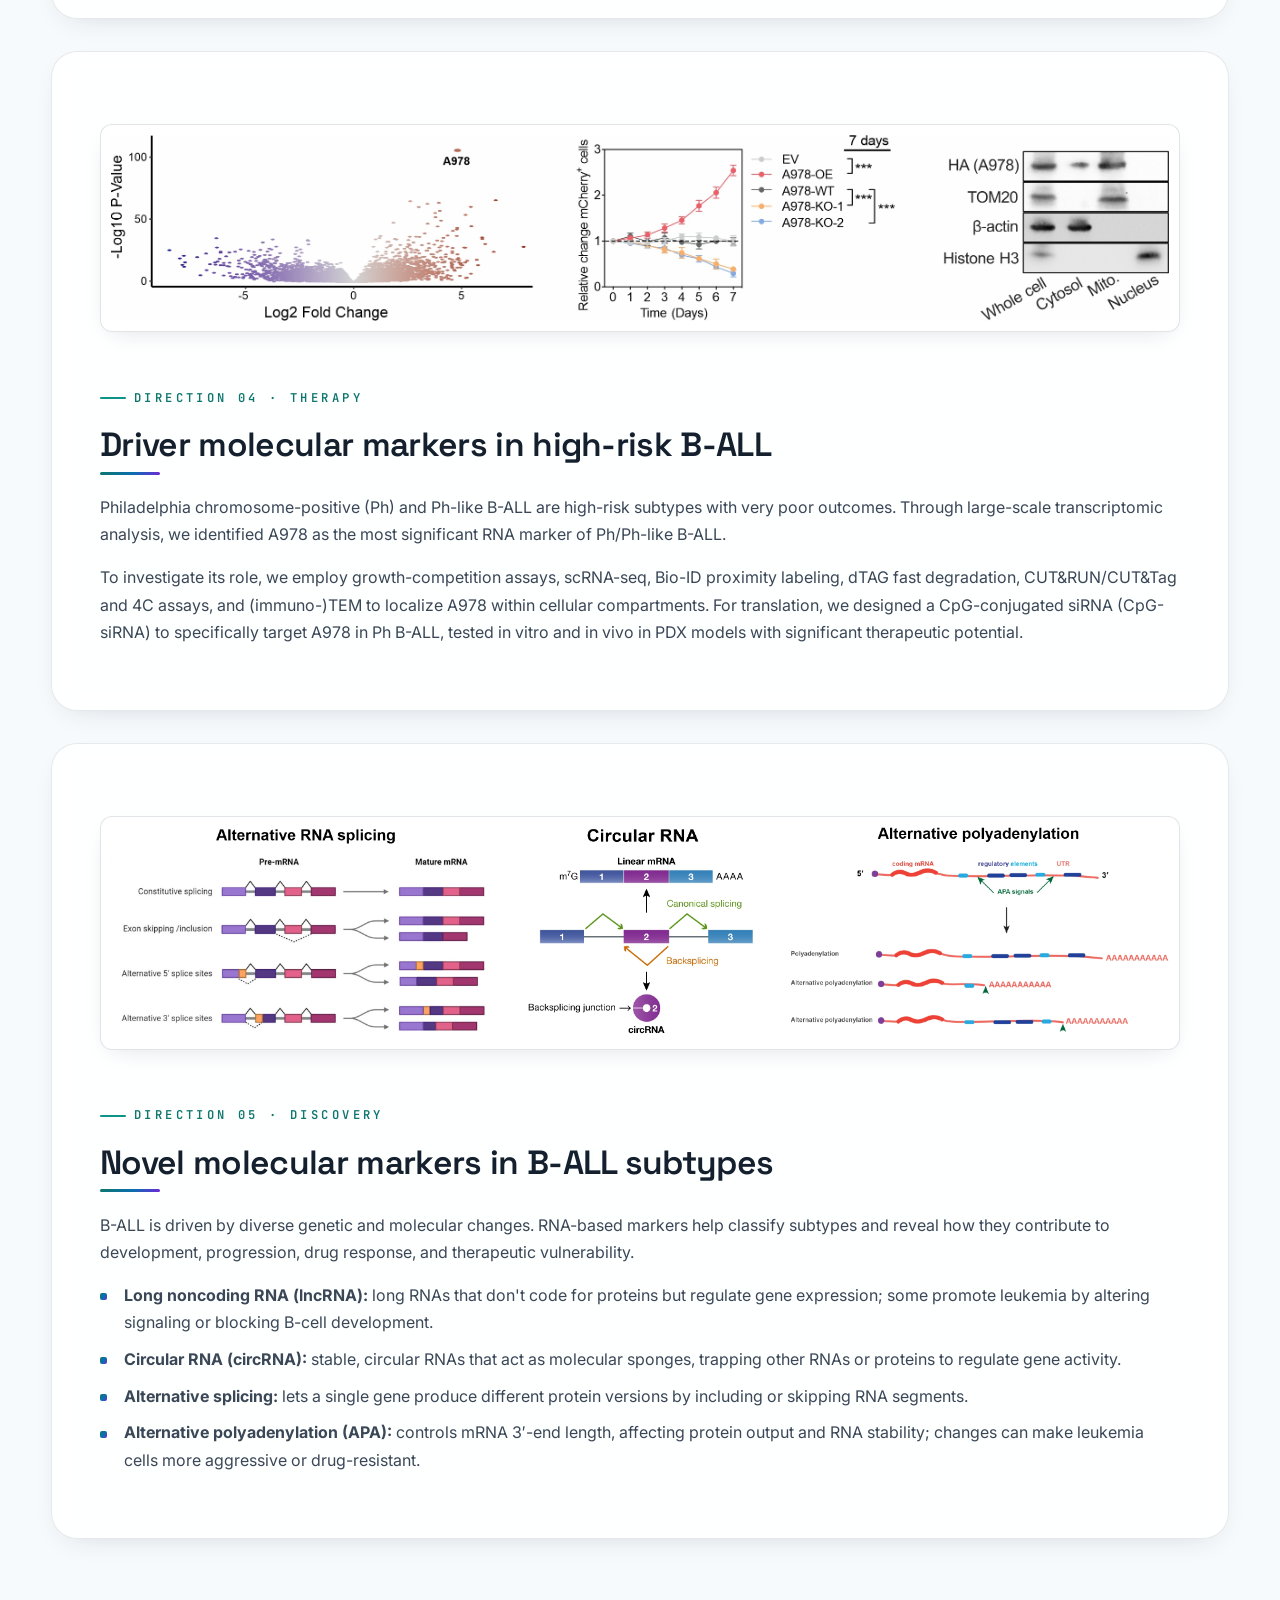
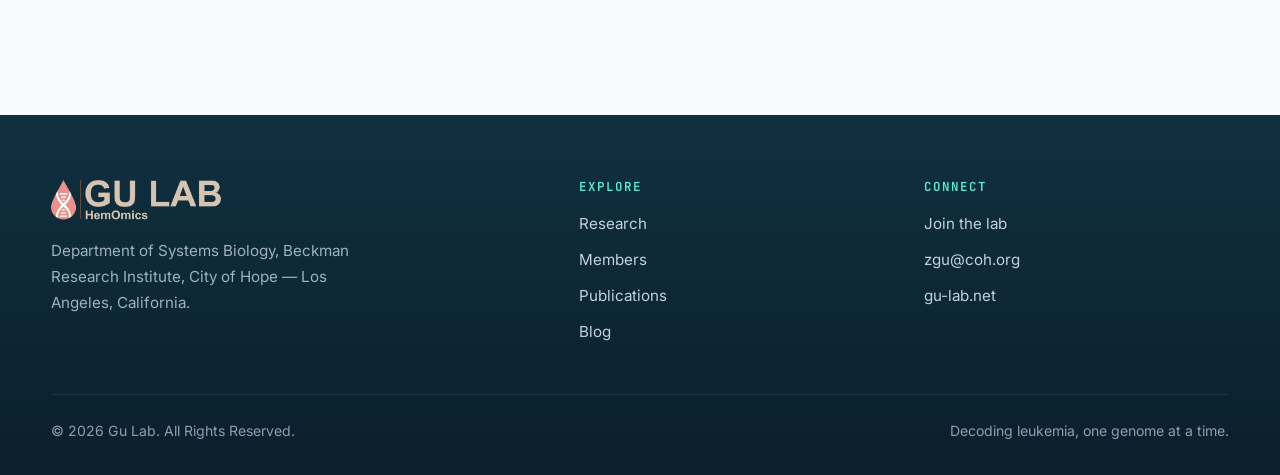
<file: research.html>
<!DOCTYPE html>
<html lang="en">
<head>
  <meta charset="UTF-8" />
  <meta name="viewport" content="width=device-width, initial-scale=1.0" />
  <title>Research — Gu Lab @ City of Hope</title>
  <meta name="description" content="Research in the Gu Lab: molecular classification of B-ALL from RNA-seq, B-cell development and BCR biology, PAX5-driven leukemia, drivers of high-risk B-ALL, and novel RNA markers." />
  <link rel="icon" href="images/Gu-lab-logo-small.png" />
  <link rel="stylesheet" href="css/style.css" />
</head>
<body>
  <div class="bg-aurora"></div>
  <canvas id="bg-particles"></canvas>
  <div class="bg-grid"></div>
  <div id="scroll-progress"></div>

  <header class="site-header">
    <div class="header-container">
      <a href="index.html" class="logo" aria-label="Gu Lab home">
        <img src="images/Gu-lab-logo-small.png" alt="Gu Lab Logo" />
      </a>
      <button class="nav-toggle" aria-label="Toggle menu" aria-expanded="false" aria-controls="primary-nav">
        <span></span><span></span><span></span>
      </button>
      <nav id="primary-nav">
        <ul>
          <li><a href="index.html">Home</a></li>
          <li class="active"><a href="research.html">Research</a></li>
          <li><a href="members.html">Members</a></li>
          <li><a href="publications.html">Publications</a></li>
          <li><a href="join_us.html">Join Us</a></li>
          <li><a href="blog.html">Blog</a></li>
        </ul>
      </nav>
    </div>
  </header>

  <!-- BANNER -->
  <section class="page-banner">
    <div class="container">
      <span class="eyebrow">Research Program</span>
      <h1>Unraveling the molecular <span class="grad">complexity of B-ALL</span></h1>
      <p>Integrating advanced computational analysis with rigorous biological validation to drive precise diagnostics and targeted therapies.</p>
    </div>
  </section>

  <main class="container">
    <!-- OVERVIEW -->
    <section class="content-section" data-reveal>
      <img src="images/research/research_banner.png" alt="Gu Lab Research" class="research-image" />
      <h2>Overarching Goal</h2>
      <p>
        We aim to advance the understanding of the genetic and epigenetic alterations that drive
        the pathogenesis of different leukemias, and to develop faithful experimental models and
        novel diagnostic and therapeutic approaches.
      </p>

      <h2 style="margin-top:2rem">Research Background</h2>
      <p>Our research focuses on acute lymphoblastic leukemia (ALL), the most common pediatric cancer.
        ALL comprises dozens of distinct subtypes, each characterized by unique genetic alterations and gene expression profiles.
        Precise classification of these subtypes is critical for accurate prognosis and effective treatment strategy.
      </p>
      <p>In our recent work, we conducted an integrative genomic analysis of over 3,000 RNA-seq samples of B-cell ALL (B-ALL) and
        developed a molecular classification system based solely on bulk RNA-seq (Hu et al., 2024).
        This system enables automated classification of all known B-ALL subtypes and has been widely adopted in both basic research and clinical practice.
      </p>
      <p>Beyond B-ALL classification, our lab has extensive expertise in <em>genomics and bioinformatics</em>.
        We develop computational tools powered by machine learning models to identify novel molecular markers of each B-ALL subtype,
        which further advances our understanding of leukemia genomics. Some of these tools are specifically designed for B-ALL,
        reflecting our in-depth knowledge of this highly aggressive disease.
        On the <em>experimental side</em>, we employ both in vitro and in vivo models to study how these molecular markers contribute to leukemia initiation,
        progression, and drug response. By dissecting the underlying mechanisms, we aim to develop and test novel therapeutic strategies that could lead to more effective treatments for high-risk B-ALL subtypes.
      </p>
      <p>By integrating advanced computational analysis with biological validation,
        we aim to unravel the molecular complexities of B-ALL and drive the development of more precise diagnostic tools and targeted therapies.
      </p>
    </section>

    <!-- GRANTS -->
    <section class="content-section" data-reveal>
      <h2>Research Support <span style="color:var(--muted);font-size:.7em;font-weight:400">(ongoing &amp; completed)</span></h2>
      <table>
        <tbody>
          <tr><td>NIH/NCI, Research Project Grant (R01CA303874)</td><td>Gu (PI)</td><td>09/01/2025 – 08/31/2030</td></tr>
          <tr><td>NIH/NCI, MERIT Award (R37CA300358)</td><td>Gu (PI)</td><td>08/18/2025 – 07/31/2030</td></tr>
          <tr><td>Pediatric Cancer Research Foundation, Translational Research Grant</td><td>Gu (PI)</td><td>01/01/2024 – 12/31/2025</td></tr>
          <tr><td>The V Foundation, V Scholar Award</td><td>Gu (PI)</td><td>09/01/2023 – 08/31/2026</td></tr>
          <tr><td>Leukemia Research Foundation, New Investigator Grant</td><td>Gu (PI)</td><td>07/01/2023 – 06/30/2025</td></tr>
          <tr><td>Andrew McDonough B+ Foundation, Childhood Cancer Research Grant</td><td>Gu (PI)</td><td>01/01/2023 – 12/31/2024</td></tr>
          <tr><td>NIH/NCI, Pathway to Independence Award (K99/R00CA241297)</td><td>Gu (PI)</td><td>07/01/2019 – 06/30/2023</td></tr>
          <tr><td>Leukemia &amp; Lymphoma Society, Special Fellow Award</td><td>Gu (PI)</td><td>07/01/2018 – 12/31/2021</td></tr>
          <tr><td>American Society of Hematology, Scholar Award</td><td>Gu (PI)</td><td>07/01/2018 – 06/30/2019</td></tr>
        </tbody>
      </table>
    </section>

    <!-- DIRECTION 1 -->
    <section class="research-direction" data-reveal>
      <div class="direction-block">
        <div class="dir-figure figure-placeholder"><img src="images/research/MD-ALL.png" alt="MD-ALL Platform" /></div>
        <div>
          <span class="eyebrow">Direction 01 · Platform</span>
          <h2>MD-ALL platform &amp; fusion/SV callers</h2>
          <p>Advances in RNA-seq have revealed novel B-ALL subtypes and improved risk stratification, yet implementing these advances in research and clinical settings remains challenging.</p>
          <p>MD-ALL (Molecular Diagnosis of ALL) is an integrative computational platform for accurate, comprehensive B-ALL classification. Using machine learning, it identifies key feature genes and classifies subtypes from gene expression and genetic alterations — integrating sequence mutations, copy number variations, and gene rearrangements for definitive classification. It outperformed existing tools across a validation cohort of 974 samples.</p>
          <p>Because fusions and structural variations are the most common drivers in B-ALL, we are also building highly sensitive, accurate fusion/SV callers from RNA-seq, customized for B-ALL.</p>
        </div>
      </div>
    </section>

    <!-- DIRECTION 2 -->
    <section class="research-direction" data-reveal>
      <div class="direction-block flip">
        <div class="dir-figure figure-placeholder"><img src="images/research/B-cell-stages.jpg" alt="B-cell Differentiation" /></div>
        <div>
          <span class="eyebrow">Direction 02 · Development</span>
          <h2>B-cell differentiation &amp; BCR development</h2>
          <p>B-ALL is caused by a blockage of B-cell differentiation. B cells originate from hematopoietic stem cells and progress through several stages to become mature B cells with a functional B cell receptor (BCR), composed of immunoglobulin heavy and light chains.</p>
          <p>Our work shows that different B-ALL subtypes correlate with different stages of B-cell differentiation and BCR development. This opens an opportunity to study the regulation of the 3D structure of IgH/IgL gene organization and the roles of key factors such as PAX5, WAPL, cohesin, CTCF, RAG1, and RAG2.</p>
        </div>
      </div>
    </section>

    <!-- DIRECTION 3 -->
    <section class="research-direction" data-reveal>
      <div class="direction-block">
        <div class="dir-figure figure-placeholder"><img src="images/research/PAX5-P80R-stepwise-mutation.jpg" alt="PAX5 B-ALL Subtypes" /></div>
        <div>
          <span class="eyebrow">Direction 03 · Mechanism</span>
          <h2>PAX5alt and PAX5 P80R B-ALL subtypes</h2>
          <p>PAX5 mutations define two distinct B-ALL subtypes with markedly different clinical outcomes, but the underlying mechanisms remain largely unknown. To study PAX5's role in B-ALL initiation and progression, we developed multiple genetically engineered knock-in mouse models.</p>
          <p>Using single-cell multi-omics (scRNA-seq, scBCR-seq, and single-cell mutational profiling), we identified the stepwise mutagenesis and leukemogenesis process — from WT Pax5 allele deletion to the acquisition of secondary mutations (e.g., Jak mutations) leading to overt leukemia. Leveraging our mouse models and PDX samples, we uncovered mechanisms behind the distinct outcomes of different PAX5 mutations, informing future precision-medicine strategies.</p>
        </div>
      </div>
    </section>

    <!-- DIRECTION 4 -->
    <section class="research-direction" data-reveal>
      <div class="direction-block flip">
        <div class="dir-figure figure-placeholder"><img src="images/research/A978.jpg" alt="A978 in High-Risk B-ALL" /></div>
        <div>
          <span class="eyebrow">Direction 04 · Therapy</span>
          <h2>Driver molecular markers in high-risk B-ALL</h2>
          <p>Philadelphia chromosome-positive (Ph) and Ph-like B-ALL are high-risk subtypes with very poor outcomes. Through large-scale transcriptomic analysis, we identified A978 as the most significant RNA marker of Ph/Ph-like B-ALL.</p>
          <p>To investigate its role, we employ growth-competition assays, scRNA-seq, Bio-ID proximity labeling, dTAG fast degradation, CUT&amp;RUN/CUT&amp;Tag and 4C assays, and (immuno-)TEM to localize A978 within cellular compartments. For translation, we designed a CpG-conjugated siRNA (CpG-siRNA) to specifically target A978 in Ph B-ALL, tested in vitro and in vivo in PDX models with significant therapeutic potential.</p>
        </div>
      </div>
    </section>

    <!-- DIRECTION 5 -->
    <section class="research-direction" data-reveal>
      <div class="direction-block">
        <div class="dir-figure figure-placeholder"><img src="images/research/otherRNA-alt.jpg" alt="Molecular Markers" /></div>
        <div>
          <span class="eyebrow">Direction 05 · Discovery</span>
          <h2>Novel molecular markers in B-ALL subtypes</h2>
          <p>B-ALL is driven by diverse genetic and molecular changes. RNA-based markers help classify subtypes and reveal how they contribute to development, progression, drug response, and therapeutic vulnerability.</p>
          <ul>
            <li><strong>Long noncoding RNA (lncRNA):</strong> long RNAs that don't code for proteins but regulate gene expression; some promote leukemia by altering signaling or blocking B-cell development.</li>
            <li><strong>Circular RNA (circRNA):</strong> stable, circular RNAs that act as molecular sponges, trapping other RNAs or proteins to regulate gene activity.</li>
            <li><strong>Alternative splicing:</strong> lets a single gene produce different protein versions by including or skipping RNA segments.</li>
            <li><strong>Alternative polyadenylation (APA):</strong> controls mRNA 3′-end length, affecting protein output and RNA stability; changes can make leukemia cells more aggressive or drug-resistant.</li>
          </ul>
        </div>
      </div>
    </section>
  </main>

  <footer class="site-footer">
    <div class="footer-grid">
      <div class="footer-brand">
        <img src="images/Gu-lab-logo-small.png" alt="Gu Lab Logo" />
        <p>Department of Systems Biology, Beckman Research Institute, City of Hope — Los Angeles, California.</p>
      </div>
      <div class="footer-col">
        <h4>Explore</h4>
        <ul>
          <li><a href="research.html">Research</a></li>
          <li><a href="members.html">Members</a></li>
          <li><a href="publications.html">Publications</a></li>
          <li><a href="blog.html">Blog</a></li>
        </ul>
      </div>
      <div class="footer-col">
        <h4>Connect</h4>
        <ul>
          <li><a href="join_us.html">Join the lab</a></li>
          <li><a href="mailto:zgu@coh.org">zgu@coh.org</a></li>
          <li><a href="https://gu-lab.net">gu-lab.net</a></li>
        </ul>
      </div>
    </div>
    <div class="footer-bottom">
      <span>&copy; <span id="year">2025</span> Gu Lab. All Rights Reserved.</span>
      <span>Decoding leukemia, one genome at a time.</span>
    </div>
  </footer>

  <script src="js/site.js" defer></script>
</body>
</html>
</file>
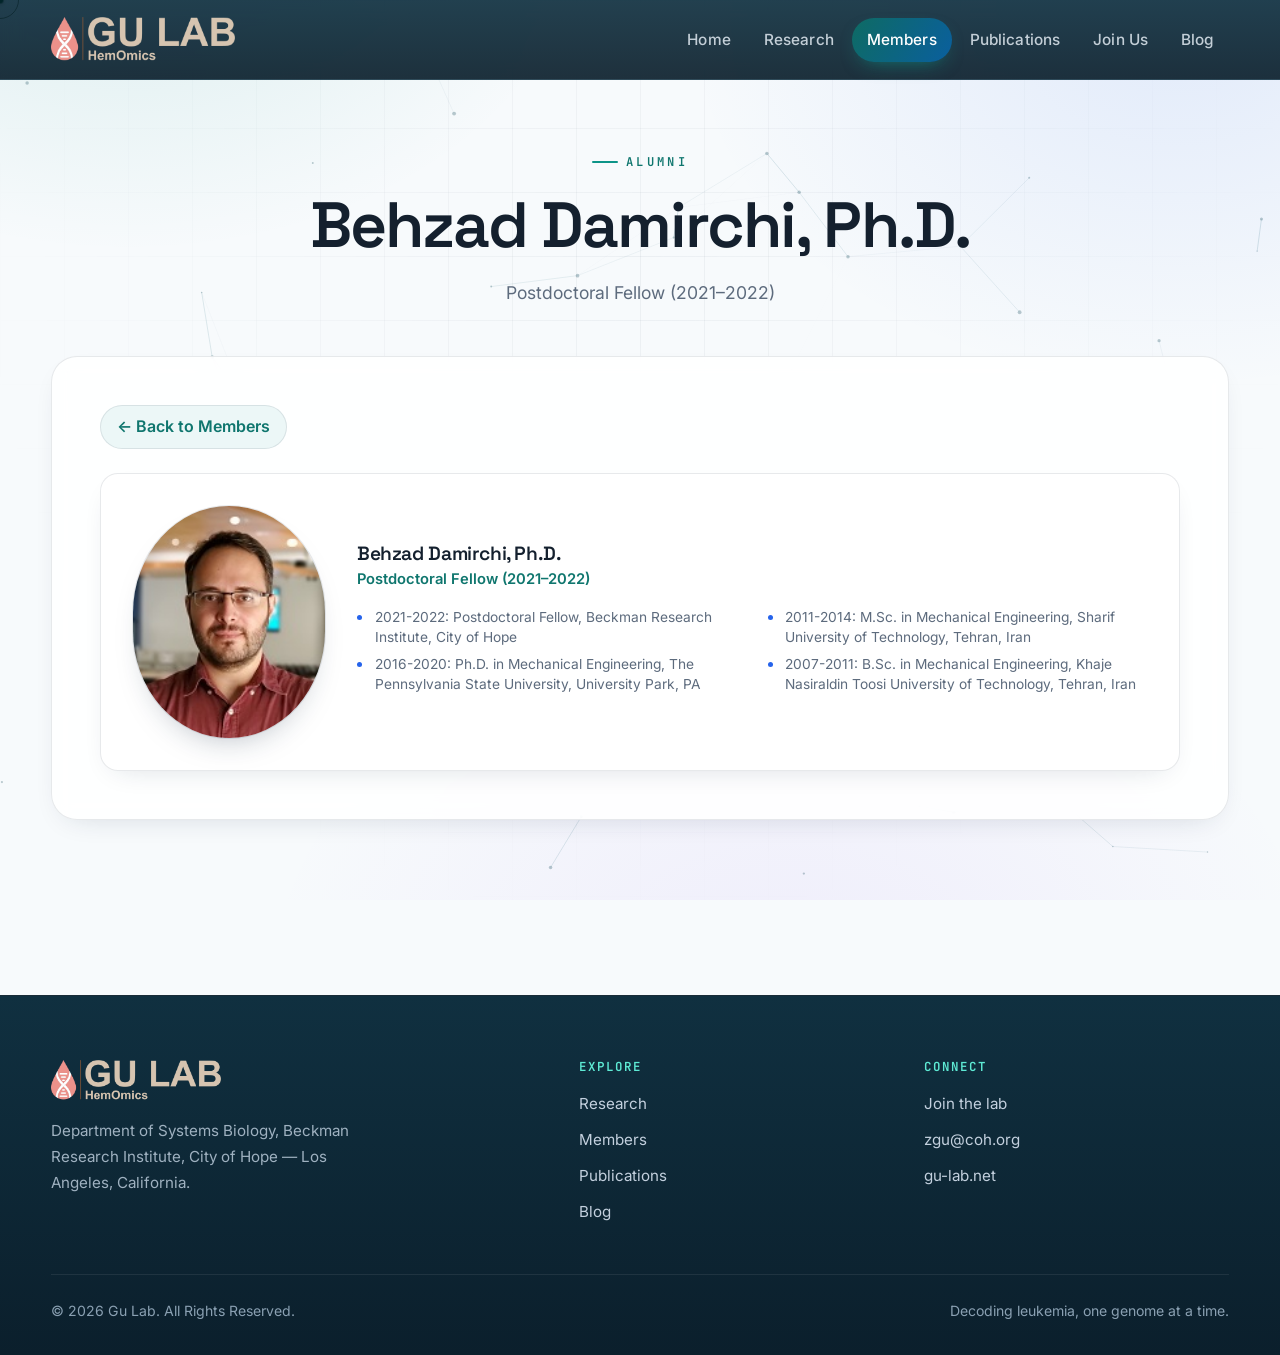
<file: alumni/behzad-damirchi.html>
<!DOCTYPE html>
<html lang="en">
<head>
  <meta charset="UTF-8" />
  <meta name="viewport" content="width=device-width, initial-scale=1.0" />
  <title>Behzad Damirchi, Ph.D. — Gu Lab Alumni</title>
  <meta name="description" content="Behzad Damirchi, Ph.D. — former Postdoctoral Fellow (2021–2022) in the Gu Lab at City of Hope." />
  <link rel="icon" href="../images/Gu-lab-logo-small.png" />
  <link rel="stylesheet" href="../css/style.css" />
</head>
<body>
  <div class="bg-aurora"></div>
  <canvas id="bg-particles"></canvas>
  <div class="bg-grid"></div>
  <div id="scroll-progress"></div>

  <header class="site-header">
    <div class="header-container">
      <a href="../index.html" class="logo" aria-label="Gu Lab home">
        <img src="../images/Gu-lab-logo-small.png" alt="Gu Lab Logo" />
      </a>
      <button class="nav-toggle" aria-label="Toggle menu" aria-expanded="false" aria-controls="primary-nav">
        <span></span><span></span><span></span>
      </button>
      <nav id="primary-nav">
        <ul>
          <li><a href="../index.html">Home</a></li>
          <li><a href="../research.html">Research</a></li>
          <li class="active"><a href="../members.html">Members</a></li>
          <li><a href="../publications.html">Publications</a></li>
          <li><a href="../join_us.html">Join Us</a></li>
          <li><a href="../blog.html">Blog</a></li>
        </ul>
      </nav>
    </div>
  </header>

  <section class="page-banner">
    <div class="container">
      <span class="eyebrow">Alumni</span>
      <h1>Behzad Damirchi, Ph.D.</h1>
      <p>Postdoctoral Fellow (2021&ndash;2022)</p>
    </div>
  </section>

  <main class="container">
    <section class="members-list" data-reveal>
      <p class="back-link"><a href="../members.html">&larr; Back to Members</a></p>
      <article class="card member-card pi">
        <div class="member-photo"><img src="../images/LabMember/BehzadDamirchi.jpg" alt="Behzad Damirchi, Ph.D." /></div>
        <div class="member-body">
          <h3>Behzad Damirchi, Ph.D.</h3>
          <div class="member-role">Postdoctoral Fellow (2021&ndash;2022)</div>
          <ul>
            <li>2021-2022: Postdoctoral Fellow, Beckman Research Institute, City of Hope</li>
            <li>2016-2020: Ph.D. in Mechanical Engineering, The Pennsylvania State University, University Park, PA</li>
            <li>2011-2014: M.Sc. in Mechanical Engineering, Sharif University of Technology, Tehran, Iran</li>
            <li>2007-2011: B.Sc. in Mechanical Engineering, Khaje Nasiraldin Toosi University of Technology, Tehran, Iran</li>
          </ul>
        </div>
      </article>
    </section>
  </main>

  <footer class="site-footer">
    <div class="footer-grid">
      <div class="footer-brand">
        <img src="../images/Gu-lab-logo-small.png" alt="Gu Lab Logo" />
        <p>Department of Systems Biology, Beckman Research Institute, City of Hope — Los Angeles, California.</p>
      </div>
      <div class="footer-col">
        <h4>Explore</h4>
        <ul>
          <li><a href="../research.html">Research</a></li>
          <li><a href="../members.html">Members</a></li>
          <li><a href="../publications.html">Publications</a></li>
          <li><a href="../blog.html">Blog</a></li>
        </ul>
      </div>
      <div class="footer-col">
        <h4>Connect</h4>
        <ul>
          <li><a href="../join_us.html">Join the lab</a></li>
          <li><a href="mailto:zgu@coh.org">zgu@coh.org</a></li>
          <li><a href="https://gu-lab.net">gu-lab.net</a></li>
        </ul>
      </div>
    </div>
    <div class="footer-bottom">
      <span>&copy; <span id="year">2025</span> Gu Lab. All Rights Reserved.</span>
      <span>Decoding leukemia, one genome at a time.</span>
    </div>
  </footer>

  <script src="../js/site.js" defer></script>
</body>
</html>
</file>
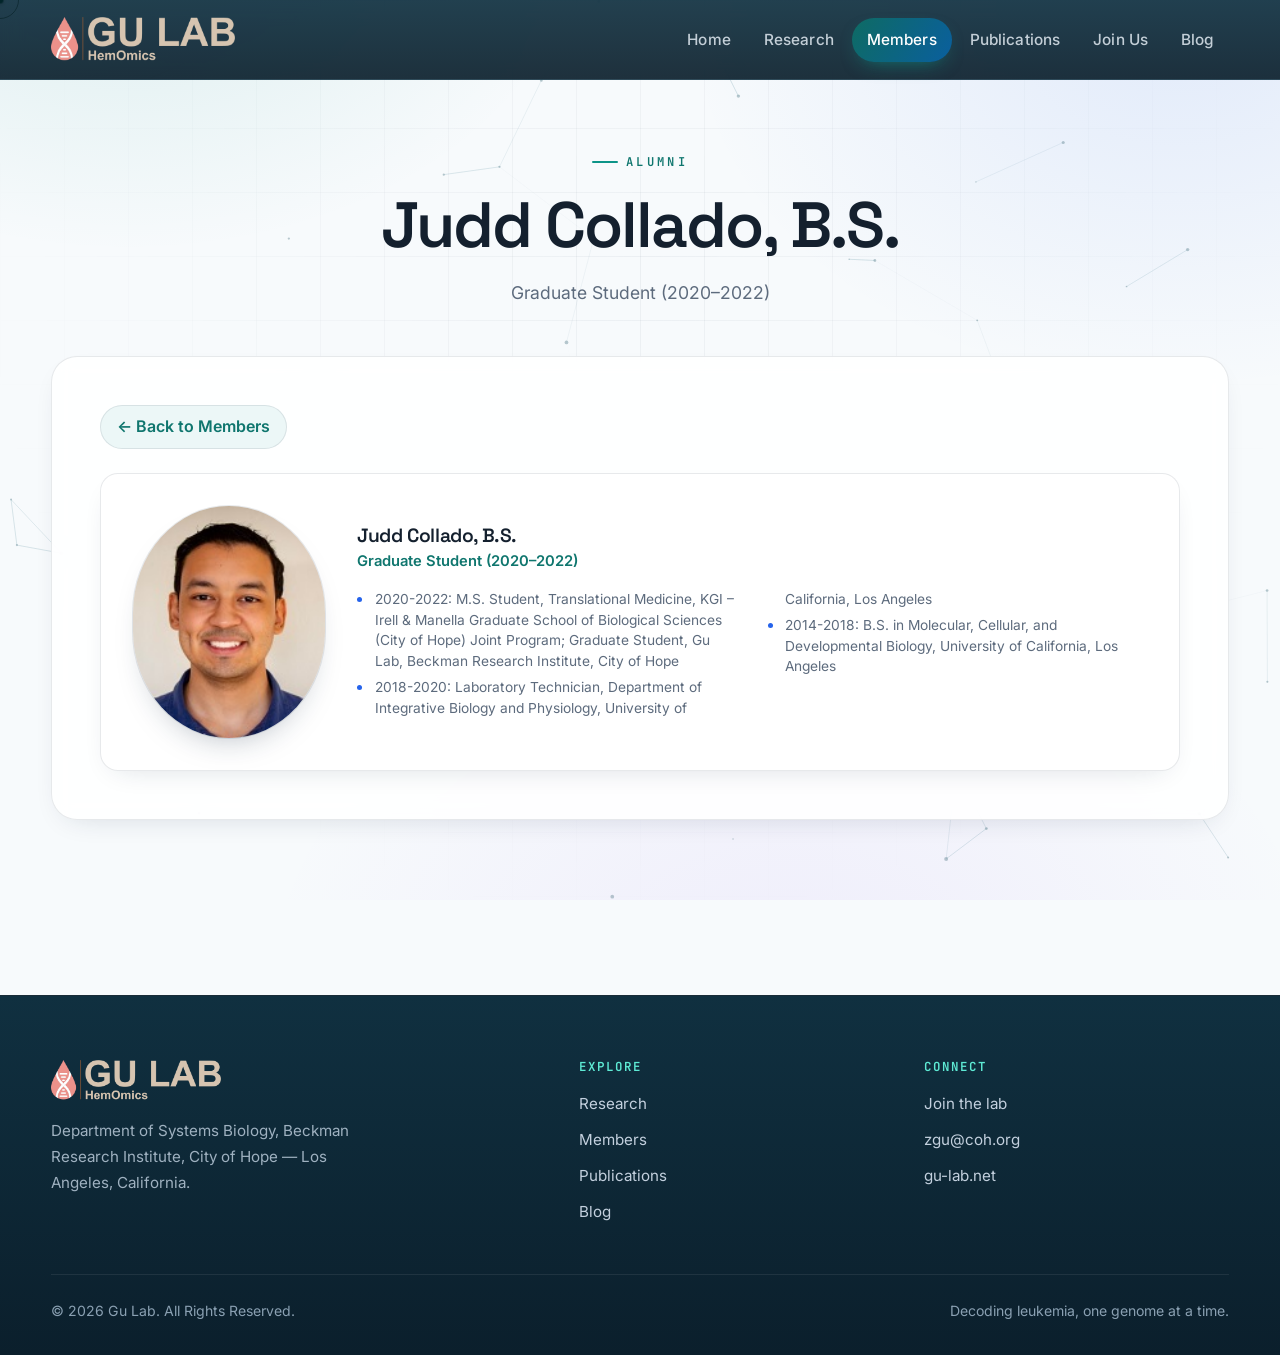
<file: alumni/judd-collado.html>
<!DOCTYPE html>
<html lang="en">
<head>
  <meta charset="UTF-8" />
  <meta name="viewport" content="width=device-width, initial-scale=1.0" />
  <title>Judd Collado, B.S. — Gu Lab Alumni</title>
  <meta name="description" content="Judd Collado, B.S. — former Graduate Student (2020–2022) in the Gu Lab at City of Hope." />
  <link rel="icon" href="../images/Gu-lab-logo-small.png" />
  <link rel="stylesheet" href="../css/style.css" />
</head>
<body>
  <div class="bg-aurora"></div>
  <canvas id="bg-particles"></canvas>
  <div class="bg-grid"></div>
  <div id="scroll-progress"></div>

  <header class="site-header">
    <div class="header-container">
      <a href="../index.html" class="logo" aria-label="Gu Lab home">
        <img src="../images/Gu-lab-logo-small.png" alt="Gu Lab Logo" />
      </a>
      <button class="nav-toggle" aria-label="Toggle menu" aria-expanded="false" aria-controls="primary-nav">
        <span></span><span></span><span></span>
      </button>
      <nav id="primary-nav">
        <ul>
          <li><a href="../index.html">Home</a></li>
          <li><a href="../research.html">Research</a></li>
          <li class="active"><a href="../members.html">Members</a></li>
          <li><a href="../publications.html">Publications</a></li>
          <li><a href="../join_us.html">Join Us</a></li>
          <li><a href="../blog.html">Blog</a></li>
        </ul>
      </nav>
    </div>
  </header>

  <section class="page-banner">
    <div class="container">
      <span class="eyebrow">Alumni</span>
      <h1>Judd Collado, B.S.</h1>
      <p>Graduate Student (2020&ndash;2022)</p>
    </div>
  </section>

  <main class="container">
    <section class="members-list" data-reveal>
      <p class="back-link"><a href="../members.html">&larr; Back to Members</a></p>
      <article class="card member-card pi">
        <div class="member-photo"><img src="../images/LabMember/JuddCollado.jpg" alt="Judd Collado, B.S." /></div>
        <div class="member-body">
          <h3>Judd Collado, B.S.</h3>
          <div class="member-role">Graduate Student (2020&ndash;2022)</div>
          <ul>
            <li>2020-2022: M.S. Student, Translational Medicine, KGI &ndash; Irell &amp; Manella Graduate School of Biological Sciences (City of Hope) Joint Program; Graduate Student, Gu Lab, Beckman Research Institute, City of Hope</li>
            <li>2018-2020: Laboratory Technician, Department of Integrative Biology and Physiology, University of California, Los Angeles</li>
            <li>2014-2018: B.S. in Molecular, Cellular, and Developmental Biology, University of California, Los Angeles</li>
          </ul>
        </div>
      </article>
    </section>
  </main>

  <footer class="site-footer">
    <div class="footer-grid">
      <div class="footer-brand">
        <img src="../images/Gu-lab-logo-small.png" alt="Gu Lab Logo" />
        <p>Department of Systems Biology, Beckman Research Institute, City of Hope — Los Angeles, California.</p>
      </div>
      <div class="footer-col">
        <h4>Explore</h4>
        <ul>
          <li><a href="../research.html">Research</a></li>
          <li><a href="../members.html">Members</a></li>
          <li><a href="../publications.html">Publications</a></li>
          <li><a href="../blog.html">Blog</a></li>
        </ul>
      </div>
      <div class="footer-col">
        <h4>Connect</h4>
        <ul>
          <li><a href="../join_us.html">Join the lab</a></li>
          <li><a href="mailto:zgu@coh.org">zgu@coh.org</a></li>
          <li><a href="https://gu-lab.net">gu-lab.net</a></li>
        </ul>
      </div>
    </div>
    <div class="footer-bottom">
      <span>&copy; <span id="year">2025</span> Gu Lab. All Rights Reserved.</span>
      <span>Decoding leukemia, one genome at a time.</span>
    </div>
  </footer>

  <script src="../js/site.js" defer></script>
</body>
</html>
</file>
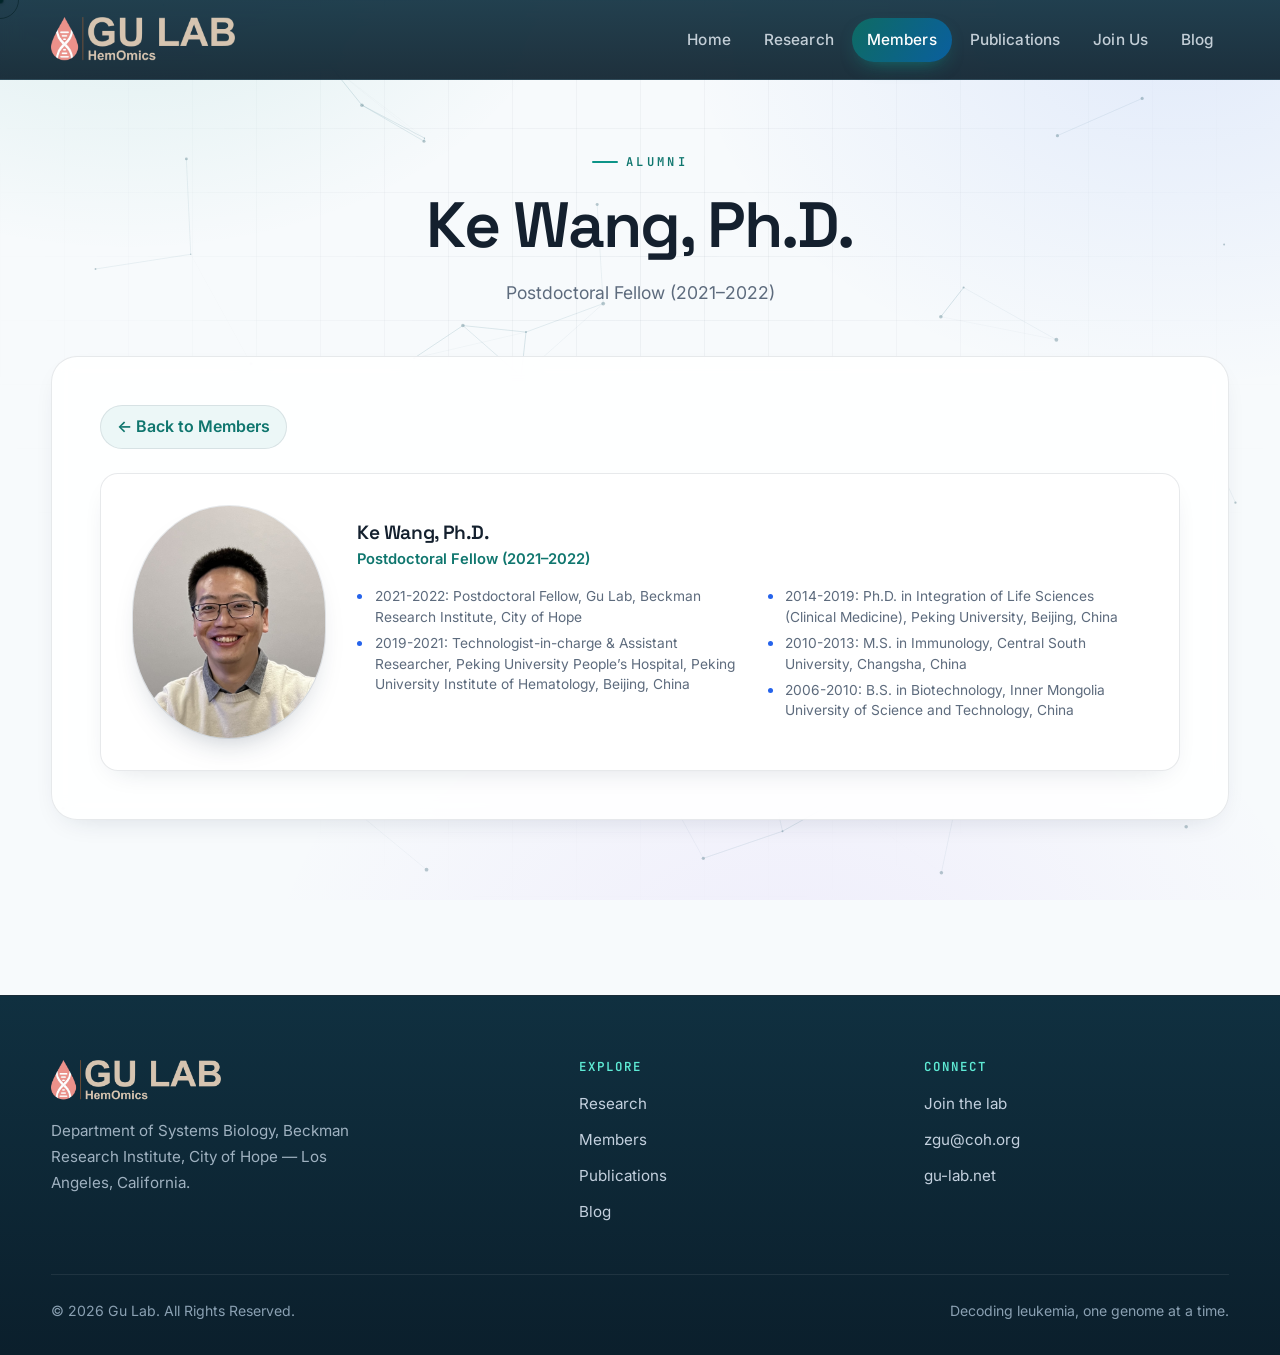
<file: alumni/ke-wang.html>
<!DOCTYPE html>
<html lang="en">
<head>
  <meta charset="UTF-8" />
  <meta name="viewport" content="width=device-width, initial-scale=1.0" />
  <title>Ke Wang — Gu Lab Alumni</title>
  <meta name="description" content="Ke Wang, Ph.D. — former Postdoctoral Fellow (2021–2022) in the Gu Lab at City of Hope." />
  <link rel="icon" href="../images/Gu-lab-logo-small.png" />
  <link rel="stylesheet" href="../css/style.css" />
</head>
<body>
  <div class="bg-aurora"></div>
  <canvas id="bg-particles"></canvas>
  <div class="bg-grid"></div>
  <div id="scroll-progress"></div>

  <header class="site-header">
    <div class="header-container">
      <a href="../index.html" class="logo" aria-label="Gu Lab home">
        <img src="../images/Gu-lab-logo-small.png" alt="Gu Lab Logo" />
      </a>
      <button class="nav-toggle" aria-label="Toggle menu" aria-expanded="false" aria-controls="primary-nav">
        <span></span><span></span><span></span>
      </button>
      <nav id="primary-nav">
        <ul>
          <li><a href="../index.html">Home</a></li>
          <li><a href="../research.html">Research</a></li>
          <li class="active"><a href="../members.html">Members</a></li>
          <li><a href="../publications.html">Publications</a></li>
          <li><a href="../join_us.html">Join Us</a></li>
          <li><a href="../blog.html">Blog</a></li>
        </ul>
      </nav>
    </div>
  </header>

  <section class="page-banner">
    <div class="container">
      <span class="eyebrow">Alumni</span>
      <h1>Ke Wang, Ph.D.</h1>
      <p>Postdoctoral Fellow (2021&ndash;2022)</p>
    </div>
  </section>

  <main class="container">
    <section class="members-list" data-reveal>
      <p class="back-link"><a href="../members.html">&larr; Back to Members</a></p>
      <article class="card member-card pi">
        <div class="member-photo"><img src="../images/LabMember/KeWang.jpg" alt="Ke Wang" /></div>
        <div class="member-body">
          <h3>Ke Wang, Ph.D.</h3>
          <div class="member-role">Postdoctoral Fellow (2021&ndash;2022)</div>
          <ul>
            <li>2021-2022: Postdoctoral Fellow, Gu Lab, Beckman Research Institute, City of Hope</li>
            <li>2019-2021: Technologist-in-charge &amp; Assistant Researcher, Peking University People&rsquo;s Hospital, Peking University Institute of Hematology, Beijing, China</li>
            <li>2014-2019: Ph.D. in Integration of Life Sciences (Clinical Medicine), Peking University, Beijing, China</li>
            <li>2010-2013: M.S. in Immunology, Central South University, Changsha, China</li>
            <li>2006-2010: B.S. in Biotechnology, Inner Mongolia University of Science and Technology, China</li>
          </ul>
        </div>
      </article>
    </section>
  </main>

  <footer class="site-footer">
    <div class="footer-grid">
      <div class="footer-brand">
        <img src="../images/Gu-lab-logo-small.png" alt="Gu Lab Logo" />
        <p>Department of Systems Biology, Beckman Research Institute, City of Hope — Los Angeles, California.</p>
      </div>
      <div class="footer-col">
        <h4>Explore</h4>
        <ul>
          <li><a href="../research.html">Research</a></li>
          <li><a href="../members.html">Members</a></li>
          <li><a href="../publications.html">Publications</a></li>
          <li><a href="../blog.html">Blog</a></li>
        </ul>
      </div>
      <div class="footer-col">
        <h4>Connect</h4>
        <ul>
          <li><a href="../join_us.html">Join the lab</a></li>
          <li><a href="mailto:zgu@coh.org">zgu@coh.org</a></li>
          <li><a href="https://gu-lab.net">gu-lab.net</a></li>
        </ul>
      </div>
    </div>
    <div class="footer-bottom">
      <span>&copy; <span id="year">2025</span> Gu Lab. All Rights Reserved.</span>
      <span>Decoding leukemia, one genome at a time.</span>
    </div>
  </footer>

  <script src="../js/site.js" defer></script>
</body>
</html>
</file>
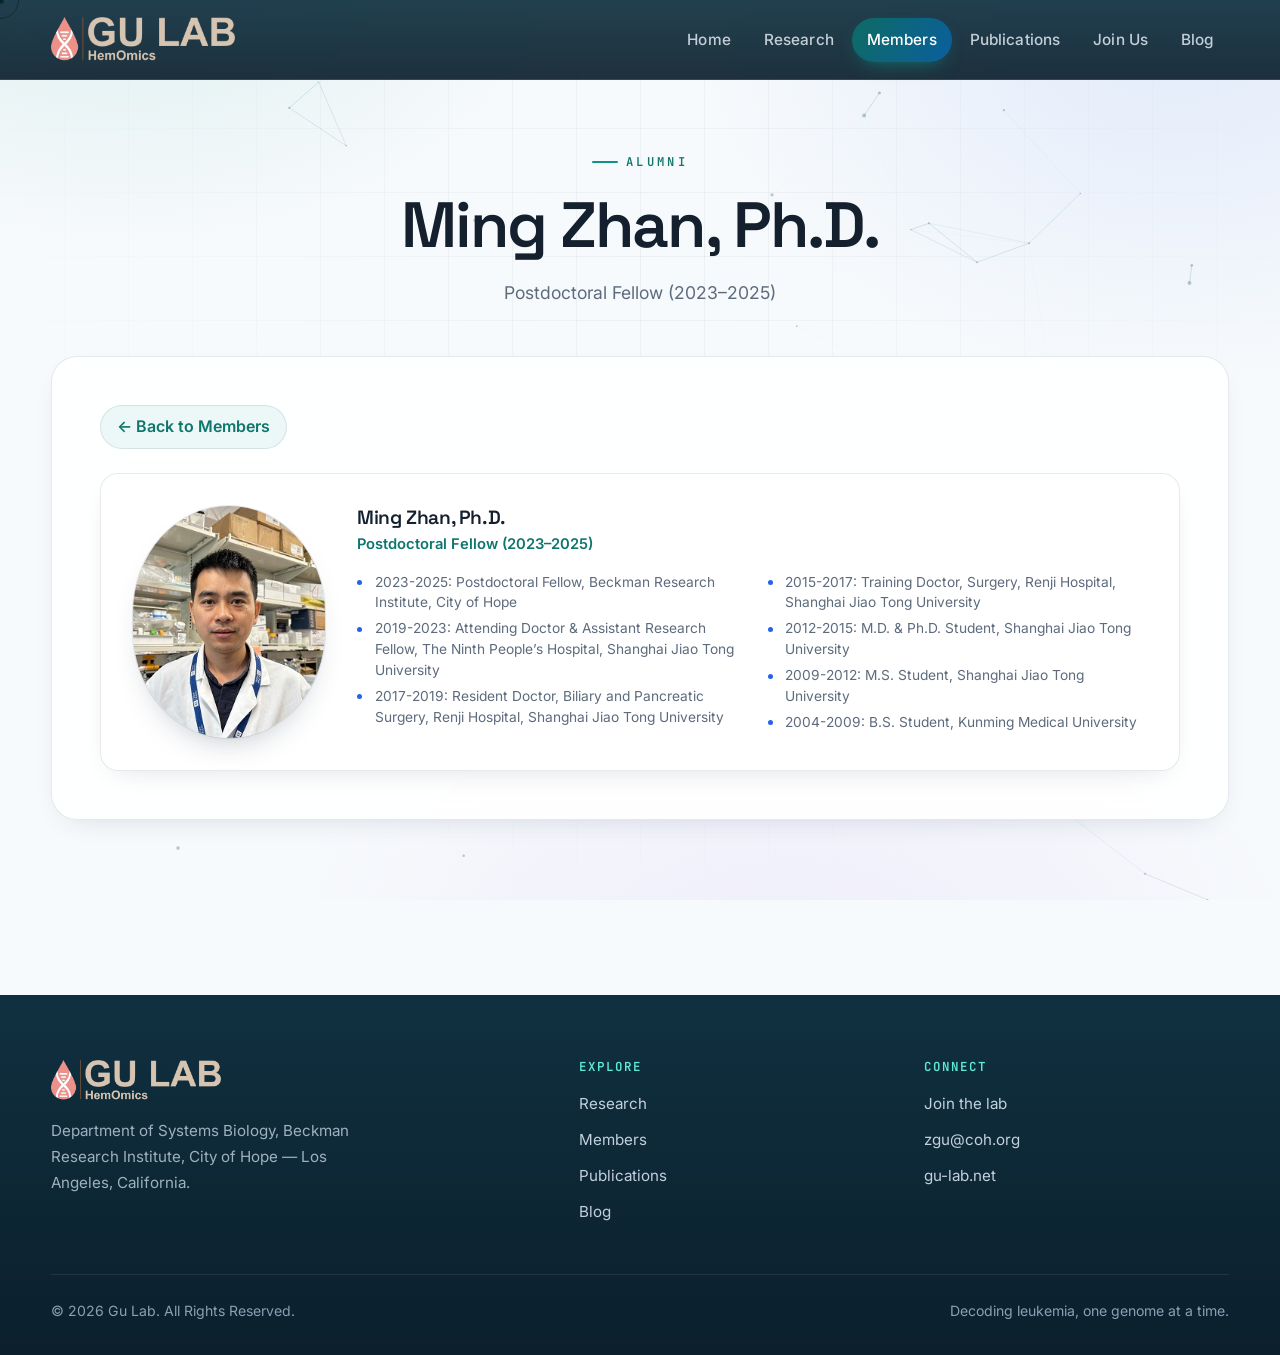
<file: alumni/ming-zhan.html>
<!DOCTYPE html>
<html lang="en">
<head>
  <meta charset="UTF-8" />
  <meta name="viewport" content="width=device-width, initial-scale=1.0" />
  <title>Ming Zhan, Ph.D. — Gu Lab Alumni</title>
  <meta name="description" content="Ming Zhan, Ph.D. — former Postdoctoral Fellow (2023–2025) in the Gu Lab at City of Hope." />
  <link rel="icon" href="../images/Gu-lab-logo-small.png" />
  <link rel="stylesheet" href="../css/style.css" />
</head>
<body>
  <div class="bg-aurora"></div>
  <canvas id="bg-particles"></canvas>
  <div class="bg-grid"></div>
  <div id="scroll-progress"></div>

  <header class="site-header">
    <div class="header-container">
      <a href="../index.html" class="logo" aria-label="Gu Lab home">
        <img src="../images/Gu-lab-logo-small.png" alt="Gu Lab Logo" />
      </a>
      <button class="nav-toggle" aria-label="Toggle menu" aria-expanded="false" aria-controls="primary-nav">
        <span></span><span></span><span></span>
      </button>
      <nav id="primary-nav">
        <ul>
          <li><a href="../index.html">Home</a></li>
          <li><a href="../research.html">Research</a></li>
          <li class="active"><a href="../members.html">Members</a></li>
          <li><a href="../publications.html">Publications</a></li>
          <li><a href="../join_us.html">Join Us</a></li>
          <li><a href="../blog.html">Blog</a></li>
        </ul>
      </nav>
    </div>
  </header>

  <section class="page-banner">
    <div class="container">
      <span class="eyebrow">Alumni</span>
      <h1>Ming Zhan, Ph.D.</h1>
      <p>Postdoctoral Fellow (2023&ndash;2025)</p>
    </div>
  </section>

  <main class="container">
    <section class="members-list" data-reveal>
      <p class="back-link"><a href="../members.html">&larr; Back to Members</a></p>
      <article class="card member-card pi">
        <div class="member-photo"><img src="../images/LabMember/MingZhan.jpg" alt="Ming Zhan, Ph.D." /></div>
        <div class="member-body">
          <h3>Ming Zhan, Ph.D.</h3>
          <div class="member-role">Postdoctoral Fellow (2023&ndash;2025)</div>
          <ul>
            <li>2023-2025: Postdoctoral Fellow, Beckman Research Institute, City of Hope</li>
            <li>2019-2023: Attending Doctor &amp; Assistant Research Fellow, The Ninth People&rsquo;s Hospital, Shanghai Jiao Tong University</li>
            <li>2017-2019: Resident Doctor, Biliary and Pancreatic Surgery, Renji Hospital, Shanghai Jiao Tong University</li>
            <li>2015-2017: Training Doctor, Surgery, Renji Hospital, Shanghai Jiao Tong University</li>
            <li>2012-2015: M.D. &amp; Ph.D. Student, Shanghai Jiao Tong University</li>
            <li>2009-2012: M.S. Student, Shanghai Jiao Tong University</li>
            <li>2004-2009: B.S. Student, Kunming Medical University</li>
          </ul>
        </div>
      </article>
    </section>
  </main>

  <footer class="site-footer">
    <div class="footer-grid">
      <div class="footer-brand">
        <img src="../images/Gu-lab-logo-small.png" alt="Gu Lab Logo" />
        <p>Department of Systems Biology, Beckman Research Institute, City of Hope — Los Angeles, California.</p>
      </div>
      <div class="footer-col">
        <h4>Explore</h4>
        <ul>
          <li><a href="../research.html">Research</a></li>
          <li><a href="../members.html">Members</a></li>
          <li><a href="../publications.html">Publications</a></li>
          <li><a href="../blog.html">Blog</a></li>
        </ul>
      </div>
      <div class="footer-col">
        <h4>Connect</h4>
        <ul>
          <li><a href="../join_us.html">Join the lab</a></li>
          <li><a href="mailto:zgu@coh.org">zgu@coh.org</a></li>
          <li><a href="https://gu-lab.net">gu-lab.net</a></li>
        </ul>
      </div>
    </div>
    <div class="footer-bottom">
      <span>&copy; <span id="year">2025</span> Gu Lab. All Rights Reserved.</span>
      <span>Decoding leukemia, one genome at a time.</span>
    </div>
  </footer>

  <script src="../js/site.js" defer></script>
</body>
</html>
</file>
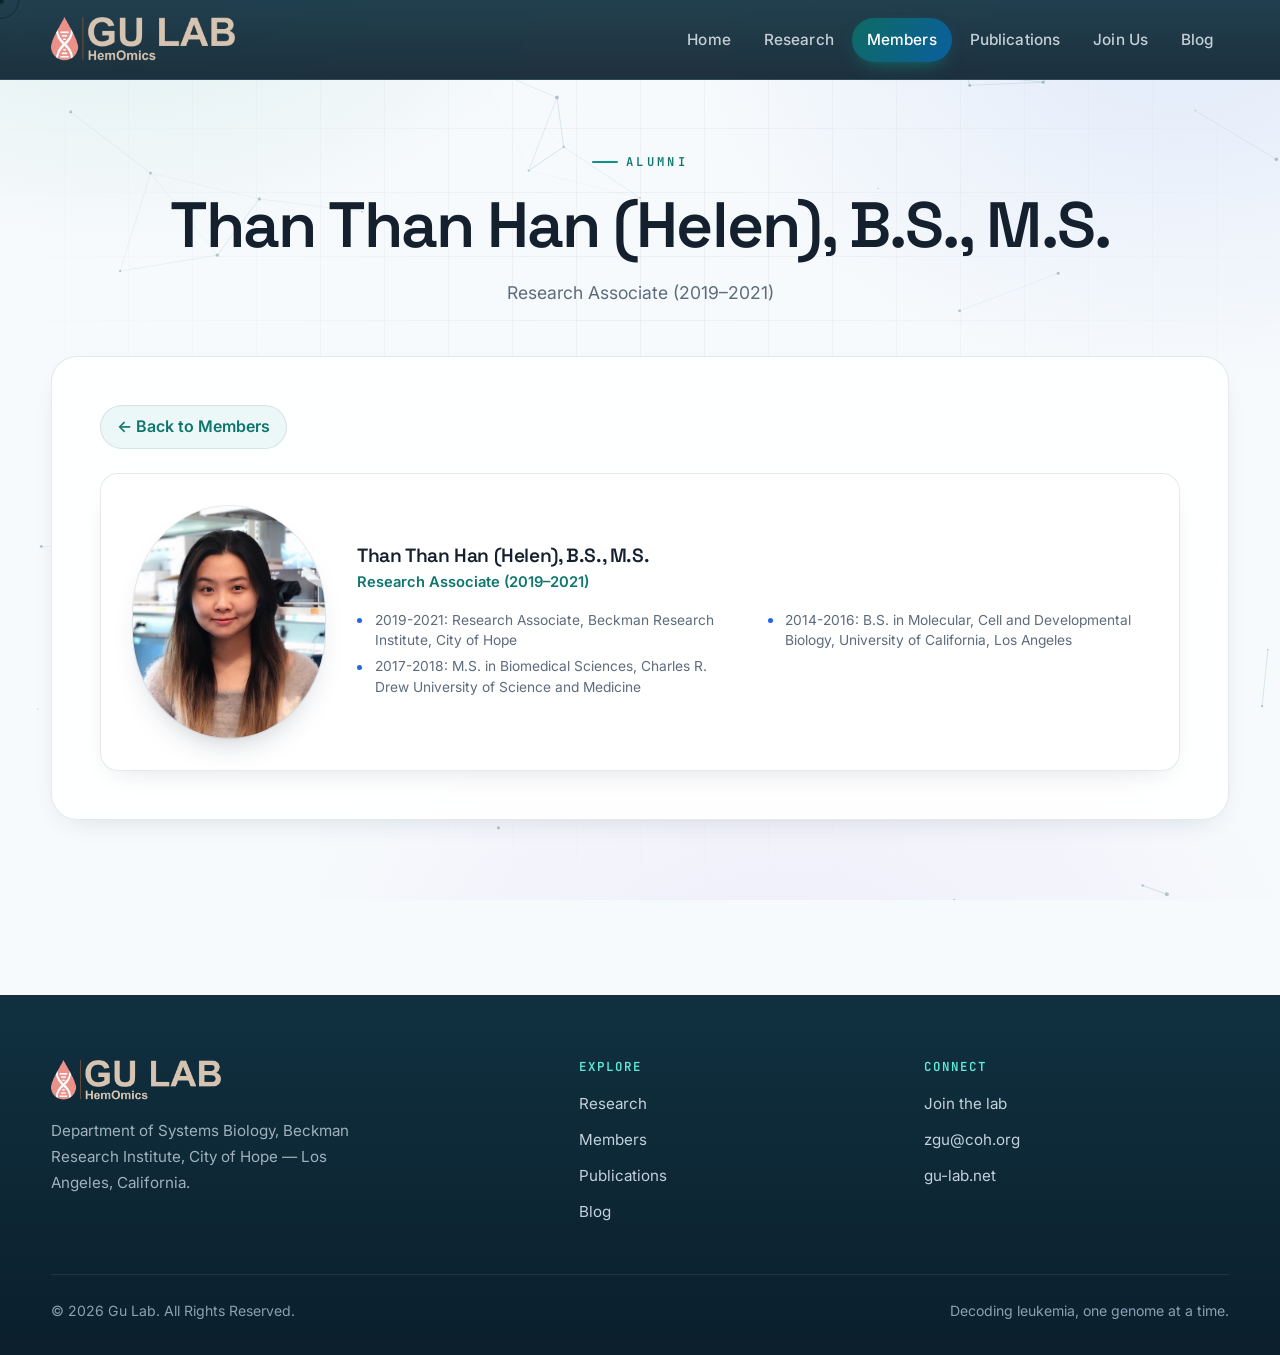
<file: alumni/than-than-han.html>
<!DOCTYPE html>
<html lang="en">
<head>
  <meta charset="UTF-8" />
  <meta name="viewport" content="width=device-width, initial-scale=1.0" />
  <title>Than Than Han (Helen), B.S., M.S. — Gu Lab Alumni</title>
  <meta name="description" content="Than Than Han (Helen), B.S., M.S. — former Research Associate (2019–2021) in the Gu Lab at City of Hope." />
  <link rel="icon" href="../images/Gu-lab-logo-small.png" />
  <link rel="stylesheet" href="../css/style.css" />
</head>
<body>
  <div class="bg-aurora"></div>
  <canvas id="bg-particles"></canvas>
  <div class="bg-grid"></div>
  <div id="scroll-progress"></div>

  <header class="site-header">
    <div class="header-container">
      <a href="../index.html" class="logo" aria-label="Gu Lab home">
        <img src="../images/Gu-lab-logo-small.png" alt="Gu Lab Logo" />
      </a>
      <button class="nav-toggle" aria-label="Toggle menu" aria-expanded="false" aria-controls="primary-nav">
        <span></span><span></span><span></span>
      </button>
      <nav id="primary-nav">
        <ul>
          <li><a href="../index.html">Home</a></li>
          <li><a href="../research.html">Research</a></li>
          <li class="active"><a href="../members.html">Members</a></li>
          <li><a href="../publications.html">Publications</a></li>
          <li><a href="../join_us.html">Join Us</a></li>
          <li><a href="../blog.html">Blog</a></li>
        </ul>
      </nav>
    </div>
  </header>

  <section class="page-banner">
    <div class="container">
      <span class="eyebrow">Alumni</span>
      <h1>Than Than Han (Helen), B.S., M.S.</h1>
      <p>Research Associate (2019&ndash;2021)</p>
    </div>
  </section>

  <main class="container">
    <section class="members-list" data-reveal>
      <p class="back-link"><a href="../members.html">&larr; Back to Members</a></p>
      <article class="card member-card pi">
        <div class="member-photo"><img src="../images/LabMember/HelenHan.jpg" alt="Than Than Han (Helen), B.S., M.S." /></div>
        <div class="member-body">
          <h3>Than Than Han (Helen), B.S., M.S.</h3>
          <div class="member-role">Research Associate (2019&ndash;2021)</div>
          <ul>
            <li>2019-2021: Research Associate, Beckman Research Institute, City of Hope</li>
            <li>2017-2018: M.S. in Biomedical Sciences, Charles R. Drew University of Science and Medicine</li>
            <li>2014-2016: B.S. in Molecular, Cell and Developmental Biology, University of California, Los Angeles</li>
          </ul>
        </div>
      </article>
    </section>
  </main>

  <footer class="site-footer">
    <div class="footer-grid">
      <div class="footer-brand">
        <img src="../images/Gu-lab-logo-small.png" alt="Gu Lab Logo" />
        <p>Department of Systems Biology, Beckman Research Institute, City of Hope — Los Angeles, California.</p>
      </div>
      <div class="footer-col">
        <h4>Explore</h4>
        <ul>
          <li><a href="../research.html">Research</a></li>
          <li><a href="../members.html">Members</a></li>
          <li><a href="../publications.html">Publications</a></li>
          <li><a href="../blog.html">Blog</a></li>
        </ul>
      </div>
      <div class="footer-col">
        <h4>Connect</h4>
        <ul>
          <li><a href="../join_us.html">Join the lab</a></li>
          <li><a href="mailto:zgu@coh.org">zgu@coh.org</a></li>
          <li><a href="https://gu-lab.net">gu-lab.net</a></li>
        </ul>
      </div>
    </div>
    <div class="footer-bottom">
      <span>&copy; <span id="year">2025</span> Gu Lab. All Rights Reserved.</span>
      <span>Decoding leukemia, one genome at a time.</span>
    </div>
  </footer>

  <script src="../js/site.js" defer></script>
</body>
</html>
</file>
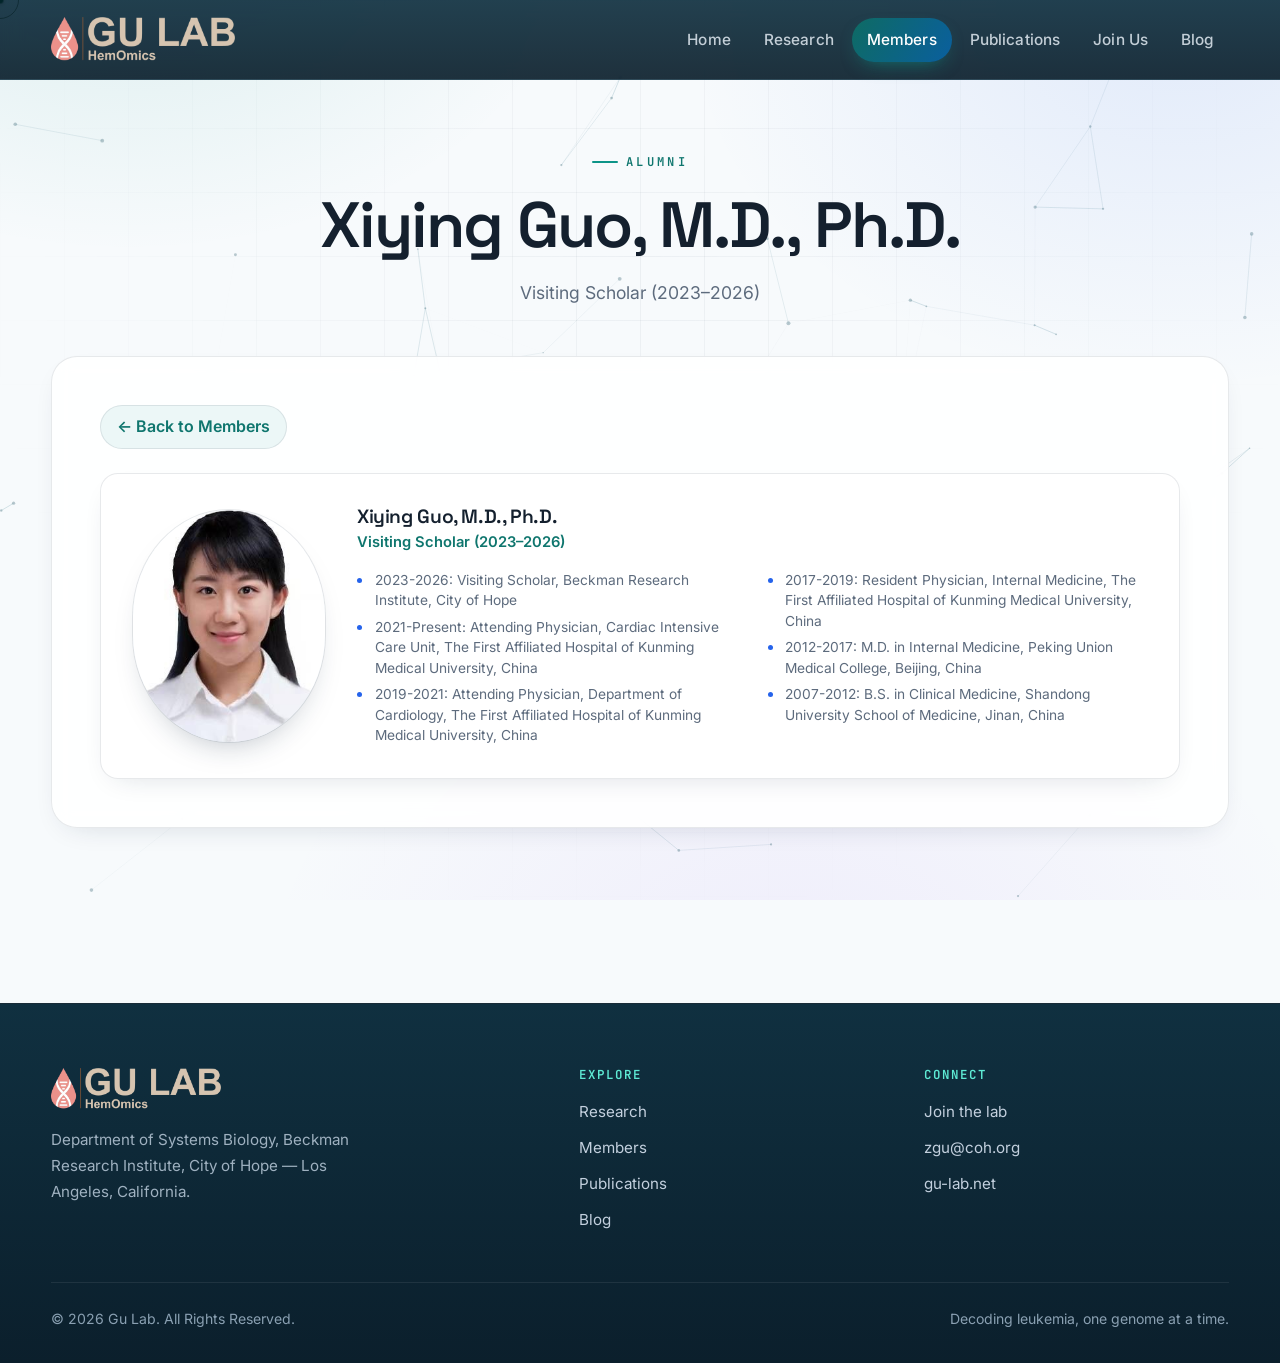
<file: alumni/xiying-guo.html>
<!DOCTYPE html>
<html lang="en">
<head>
  <meta charset="UTF-8" />
  <meta name="viewport" content="width=device-width, initial-scale=1.0" />
  <title>Xiying Guo, M.D., Ph.D. — Gu Lab Alumni</title>
  <meta name="description" content="Xiying Guo, M.D., Ph.D. — former Visiting Scholar (2023–2026) in the Gu Lab at City of Hope." />
  <link rel="icon" href="../images/Gu-lab-logo-small.png" />
  <link rel="stylesheet" href="../css/style.css" />
</head>
<body>
  <div class="bg-aurora"></div>
  <canvas id="bg-particles"></canvas>
  <div class="bg-grid"></div>
  <div id="scroll-progress"></div>

  <header class="site-header">
    <div class="header-container">
      <a href="../index.html" class="logo" aria-label="Gu Lab home">
        <img src="../images/Gu-lab-logo-small.png" alt="Gu Lab Logo" />
      </a>
      <button class="nav-toggle" aria-label="Toggle menu" aria-expanded="false" aria-controls="primary-nav">
        <span></span><span></span><span></span>
      </button>
      <nav id="primary-nav">
        <ul>
          <li><a href="../index.html">Home</a></li>
          <li><a href="../research.html">Research</a></li>
          <li class="active"><a href="../members.html">Members</a></li>
          <li><a href="../publications.html">Publications</a></li>
          <li><a href="../join_us.html">Join Us</a></li>
          <li><a href="../blog.html">Blog</a></li>
        </ul>
      </nav>
    </div>
  </header>

  <section class="page-banner">
    <div class="container">
      <span class="eyebrow">Alumni</span>
      <h1>Xiying Guo, M.D., Ph.D.</h1>
      <p>Visiting Scholar (2023&ndash;2026)</p>
    </div>
  </section>

  <main class="container">
    <section class="members-list" data-reveal>
      <p class="back-link"><a href="../members.html">&larr; Back to Members</a></p>
      <article class="card member-card pi">
        <div class="member-photo"><img src="../images/LabMember/XiyingGuo.jpg" alt="Xiying Guo, M.D., Ph.D." /></div>
        <div class="member-body">
          <h3>Xiying Guo, M.D., Ph.D.</h3>
          <div class="member-role">Visiting Scholar (2023&ndash;2026)</div>
          <ul>
            <li>2023-2026: Visiting Scholar, Beckman Research Institute, City of Hope</li>
            <li>2021-Present: Attending Physician, Cardiac Intensive Care Unit, The First Affiliated Hospital of Kunming Medical University, China</li>
            <li>2019-2021: Attending Physician, Department of Cardiology, The First Affiliated Hospital of Kunming Medical University, China</li>
            <li>2017-2019: Resident Physician, Internal Medicine, The First Affiliated Hospital of Kunming Medical University, China</li>
            <li>2012-2017: M.D. in Internal Medicine, Peking Union Medical College, Beijing, China</li>
            <li>2007-2012: B.S. in Clinical Medicine, Shandong University School of Medicine, Jinan, China</li>
          </ul>
        </div>
      </article>
    </section>
  </main>

  <footer class="site-footer">
    <div class="footer-grid">
      <div class="footer-brand">
        <img src="../images/Gu-lab-logo-small.png" alt="Gu Lab Logo" />
        <p>Department of Systems Biology, Beckman Research Institute, City of Hope — Los Angeles, California.</p>
      </div>
      <div class="footer-col">
        <h4>Explore</h4>
        <ul>
          <li><a href="../research.html">Research</a></li>
          <li><a href="../members.html">Members</a></li>
          <li><a href="../publications.html">Publications</a></li>
          <li><a href="../blog.html">Blog</a></li>
        </ul>
      </div>
      <div class="footer-col">
        <h4>Connect</h4>
        <ul>
          <li><a href="../join_us.html">Join the lab</a></li>
          <li><a href="mailto:zgu@coh.org">zgu@coh.org</a></li>
          <li><a href="https://gu-lab.net">gu-lab.net</a></li>
        </ul>
      </div>
    </div>
    <div class="footer-bottom">
      <span>&copy; <span id="year">2025</span> Gu Lab. All Rights Reserved.</span>
      <span>Decoding leukemia, one genome at a time.</span>
    </div>
  </footer>

  <script src="../js/site.js" defer></script>
</body>
</html>
</file>
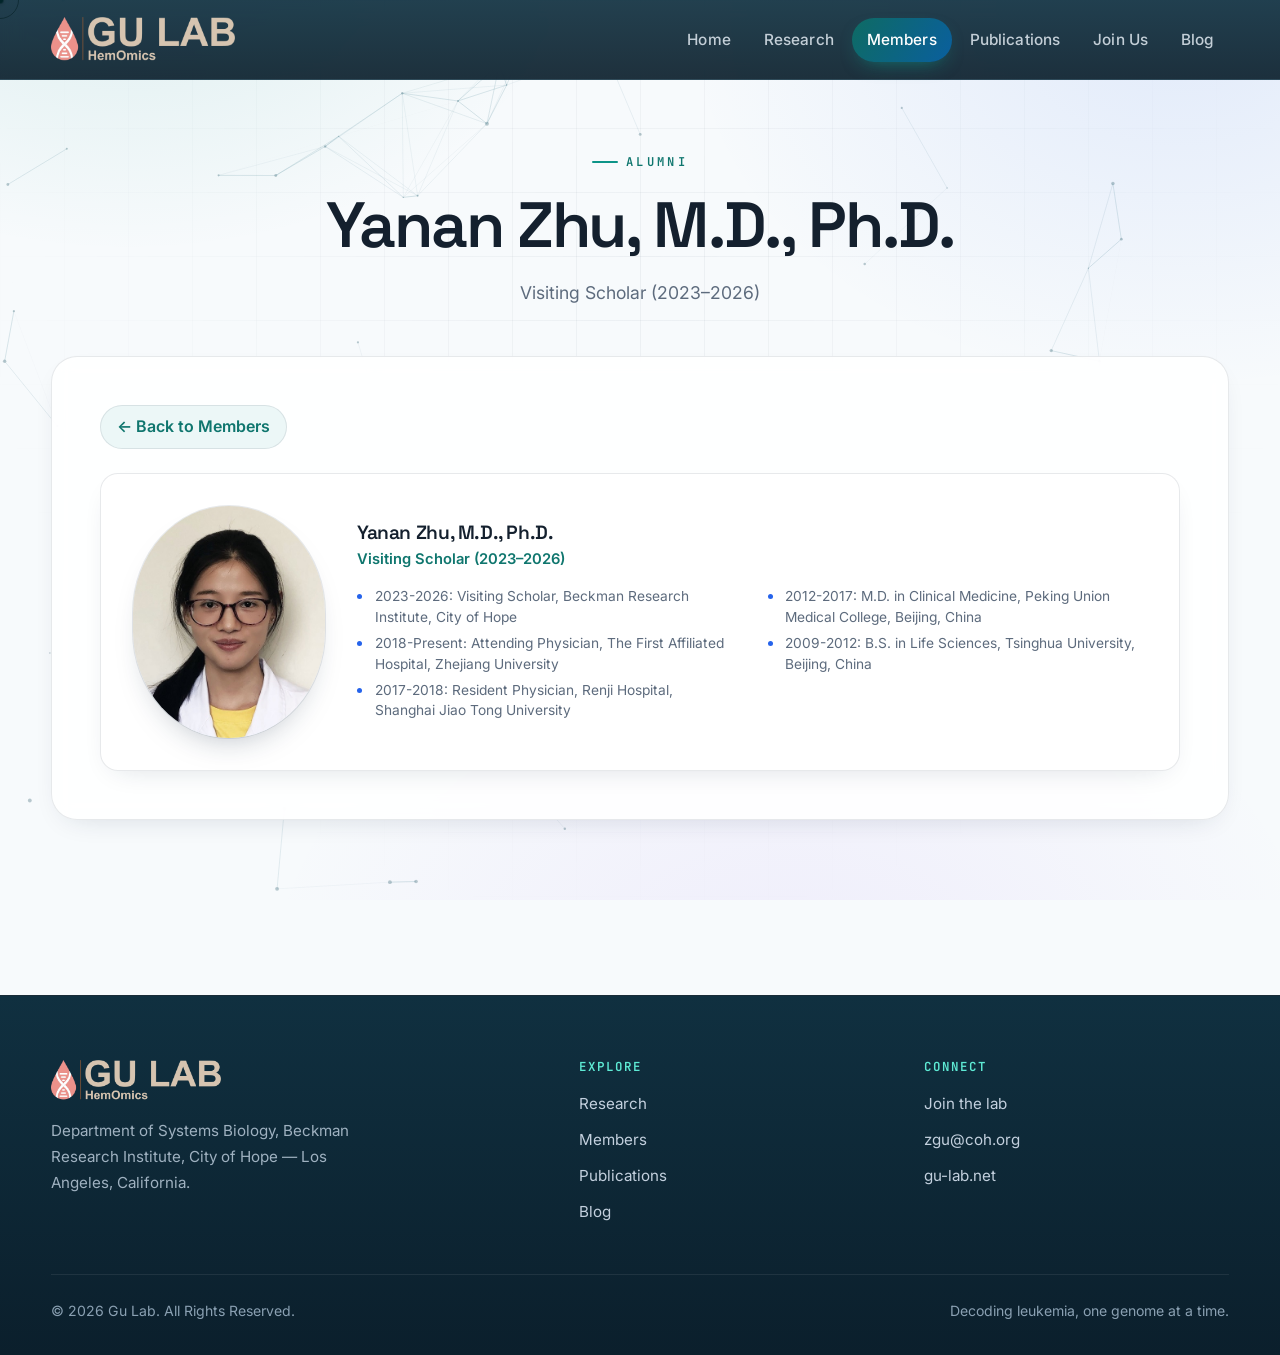
<file: alumni/yanan-zhu.html>
<!DOCTYPE html>
<html lang="en">
<head>
  <meta charset="UTF-8" />
  <meta name="viewport" content="width=device-width, initial-scale=1.0" />
  <title>Yanan Zhu, M.D., Ph.D. — Gu Lab Alumni</title>
  <meta name="description" content="Yanan Zhu, M.D., Ph.D. — former Visiting Scholar (2023–2026) in the Gu Lab at City of Hope." />
  <link rel="icon" href="../images/Gu-lab-logo-small.png" />
  <link rel="stylesheet" href="../css/style.css" />
</head>
<body>
  <div class="bg-aurora"></div>
  <canvas id="bg-particles"></canvas>
  <div class="bg-grid"></div>
  <div id="scroll-progress"></div>

  <header class="site-header">
    <div class="header-container">
      <a href="../index.html" class="logo" aria-label="Gu Lab home">
        <img src="../images/Gu-lab-logo-small.png" alt="Gu Lab Logo" />
      </a>
      <button class="nav-toggle" aria-label="Toggle menu" aria-expanded="false" aria-controls="primary-nav">
        <span></span><span></span><span></span>
      </button>
      <nav id="primary-nav">
        <ul>
          <li><a href="../index.html">Home</a></li>
          <li><a href="../research.html">Research</a></li>
          <li class="active"><a href="../members.html">Members</a></li>
          <li><a href="../publications.html">Publications</a></li>
          <li><a href="../join_us.html">Join Us</a></li>
          <li><a href="../blog.html">Blog</a></li>
        </ul>
      </nav>
    </div>
  </header>

  <section class="page-banner">
    <div class="container">
      <span class="eyebrow">Alumni</span>
      <h1>Yanan Zhu, M.D., Ph.D.</h1>
      <p>Visiting Scholar (2023&ndash;2026)</p>
    </div>
  </section>

  <main class="container">
    <section class="members-list" data-reveal>
      <p class="back-link"><a href="../members.html">&larr; Back to Members</a></p>
      <article class="card member-card pi">
        <div class="member-photo"><img src="../images/LabMember/YananZhu.jpg" alt="Yanan Zhu, M.D., Ph.D." /></div>
        <div class="member-body">
          <h3>Yanan Zhu, M.D., Ph.D.</h3>
          <div class="member-role">Visiting Scholar (2023&ndash;2026)</div>
          <ul>
            <li>2023-2026: Visiting Scholar, Beckman Research Institute, City of Hope</li>
            <li>2018-Present: Attending Physician, The First Affiliated Hospital, Zhejiang University</li>
            <li>2017-2018: Resident Physician, Renji Hospital, Shanghai Jiao Tong University</li>
            <li>2012-2017: M.D. in Clinical Medicine, Peking Union Medical College, Beijing, China</li>
            <li>2009-2012: B.S. in Life Sciences, Tsinghua University, Beijing, China</li>
          </ul>
        </div>
      </article>
    </section>
  </main>

  <footer class="site-footer">
    <div class="footer-grid">
      <div class="footer-brand">
        <img src="../images/Gu-lab-logo-small.png" alt="Gu Lab Logo" />
        <p>Department of Systems Biology, Beckman Research Institute, City of Hope — Los Angeles, California.</p>
      </div>
      <div class="footer-col">
        <h4>Explore</h4>
        <ul>
          <li><a href="../research.html">Research</a></li>
          <li><a href="../members.html">Members</a></li>
          <li><a href="../publications.html">Publications</a></li>
          <li><a href="../blog.html">Blog</a></li>
        </ul>
      </div>
      <div class="footer-col">
        <h4>Connect</h4>
        <ul>
          <li><a href="../join_us.html">Join the lab</a></li>
          <li><a href="mailto:zgu@coh.org">zgu@coh.org</a></li>
          <li><a href="https://gu-lab.net">gu-lab.net</a></li>
        </ul>
      </div>
    </div>
    <div class="footer-bottom">
      <span>&copy; <span id="year">2025</span> Gu Lab. All Rights Reserved.</span>
      <span>Decoding leukemia, one genome at a time.</span>
    </div>
  </footer>

  <script src="../js/site.js" defer></script>
</body>
</html>
</file>
<file: css/style.css>
/* =====================================================================
   Gu Lab — "Decoding Leukemia" · Clinical Aurora (light theme)
   Award-grade LIGHT design system. Build-free, dependency-free.
   A calm near-white page with deep saturated teal/blue/violet accents,
   framed top & bottom by a deep teal-navy header/footer anchor.
   One stylesheet drives every page via shared class hooks. 2026.
===================================================================== */

@import url('https://fonts.googleapis.com/css2?family=Space+Grotesk:wght@400;500;600;700&family=Inter:wght@400;500;600;700&family=JetBrains+Mono:wght@400;500;600&display=swap');

/* ------------------------------------------------------------------
   1. DESIGN TOKENS
------------------------------------------------------------------ */
:root {
	/* Surfaces — cool near-white */
	--bg-0: #f7fafc;          /* page base */
	--bg-1: #eef4f8;          /* raised base */
	--bg-2: #ffffff;          /* card / cta base */
	--bg-3: #e9f0f7;          /* inset (e.g. photo backing) */

	/* Deep anchor (header + footer band) */
	--anchor-0: #103040;
	--anchor-1: #0b1f2c;

	/* Ink ramp on light */
	--ink: #14202e;           /* darkest headings */
	--text: #3a4757;          /* body text (9.03:1 on bg-0) */
	--muted: #5d6b7d;         /* secondary text (5.18:1) */
	--faint: #6b7689;         /* de-emphasized labels (still clears AA, 4.6:1) */

	--line: rgba(20,40,64,0.10);
	--line-strong: rgba(20,40,64,0.20);

	/* Saturated accents legible on near-white */
	--cyan: #0d9488;          /* primary teal — fills, dots, borders */
	--teal-text: #0f766e;     /* teal for TEXT accents (5.22:1) */
	--aqua: #0b5e57;          /* deeper teal — hover */
	--blue: #2563eb;          /* secondary accent */
	--indigo: #6d28d9;
	--violet: #7c3aed;
	--magenta: #be185d;
	--warm: #c2410c;          /* warm coral spark (hover) */
	--warm-text: #b23a0b;     /* coral that clears AA on bg-0 (5.61:1) */

	--accent: var(--cyan);
	--accent-2: var(--blue);

	/* legacy hooks (kept so any stray markup still themes) */
	--dark-blue: var(--anchor-1);
	--metallic-blue: #0d9488;
	--light-blue: #f7fafc;
	--white: #ffffff;
	--brand: var(--cyan);
	--brand-strong: var(--teal-text);

	/* Gradients */
	--grad-accent: linear-gradient(120deg, #0f766e 0%, #0b6fb0 55%, #6d28d9 100%);
	--grad-cyan: linear-gradient(120deg, #0e6b63 0%, #0a5f9e 100%); /* primary button / pills (white text ~6:1) */
	--grad-cool: linear-gradient(120deg, #2563eb 0%, #6d28d9 100%);
	--grad-text: linear-gradient(100deg, #0d7d72 0%, #1565c0 48%, #6d28d9 100%);
	--glow-cyan: 0 0 0 1px rgba(13,148,136,.30);

	/* Glass surfaces (light) */
	--glass: rgba(255,255,255,0.74);
	--glass-strong: rgba(255,255,255,0.88);
	--glass-line: rgba(20,40,64,0.10);

	/* Type */
	--font-display: "Space Grotesk", "Inter", system-ui, sans-serif;
	--font-sans: "Inter", system-ui, -apple-system, "Helvetica Neue", Arial, sans-serif;
	--font-mono: "JetBrains Mono", ui-monospace, "SFMono-Regular", Menlo, monospace;
	--font-family: var(--font-sans);

	--max: 1200px;

	--r-sm: 12px;
	--r: 18px;
	--r-lg: 26px;
	--r-pill: 999px;

	--shadow: 0 10px 30px -16px rgba(20,40,64,.20);
	--shadow-lg: 0 30px 70px -30px rgba(20,40,64,.28);

	--ease: cubic-bezier(.22,.61,.36,1);
	--ease-out: cubic-bezier(.16,1,.3,1);
	--t: 240ms var(--ease);
	--t-slow: 520ms var(--ease-out);
}

/* ------------------------------------------------------------------
   2. RESET & BASE
------------------------------------------------------------------ */
*, *::before, *::after { margin: 0; padding: 0; box-sizing: border-box; }

html {
	scroll-behavior: smooth;
	-webkit-text-size-adjust: 100%;
	scrollbar-color: rgba(13,148,136,.5) transparent;
}

body {
	font-family: var(--font-sans);
	background: var(--bg-0);
	color: var(--text);
	line-height: 1.7;
	min-height: 100vh;
	overflow-x: hidden;
	-webkit-font-smoothing: antialiased;
	text-rendering: optimizeLegibility;
}

/* Ambient page glow — fixed, sits behind everything */
.bg-aurora {
	position: fixed;
	inset: 0;
	z-index: -3;
	pointer-events: none;
	background:
		radial-gradient(760px 540px at 10% -8%, rgba(13,148,136,.12), transparent 60%),
		radial-gradient(820px 620px at 92% 2%, rgba(37,99,235,.10), transparent 60%),
		radial-gradient(900px 700px at 62% 112%, rgba(124,58,237,.07), transparent 60%),
		var(--bg-0);
}
#bg-particles {
	position: fixed;
	inset: 0;
	z-index: -2;
	pointer-events: none;
	opacity: .7;
}
.bg-grid {
	position: fixed;
	inset: 0;
	z-index: -2;
	pointer-events: none;
	background-image:
		linear-gradient(rgba(20,40,64,.05) 1px, transparent 1px),
		linear-gradient(90deg, rgba(20,40,64,.05) 1px, transparent 1px);
	background-size: 64px 64px;
	mask-image: radial-gradient(circle at 50% 30%, #000 0%, transparent 75%);
	-webkit-mask-image: radial-gradient(circle at 50% 30%, #000 0%, transparent 75%);
}

img { max-width: 100%; display: block; }

a { color: var(--teal-text); text-decoration: none; transition: color var(--t); }

h1, h2, h3, h4 {
	color: var(--ink);
	font-family: var(--font-display);
	line-height: 1.12;
	letter-spacing: -0.02em;
	font-weight: 600;
}

::selection { background: rgba(13,148,136,.22); color: var(--ink); }

:focus-visible {
	outline: 2px solid var(--cyan);
	outline-offset: 3px;
	border-radius: 6px;
}

::-webkit-scrollbar { width: 11px; height: 11px; }
::-webkit-scrollbar-track { background: transparent; }
::-webkit-scrollbar-thumb {
	background: linear-gradient(var(--cyan), var(--blue));
	border-radius: 99px;
	border: 3px solid var(--bg-0);
}

.container {
	width: min(92%, var(--max));
	margin-inline: auto;
}

/* Scroll progress bar (top) */
#scroll-progress {
	position: fixed;
	top: 0; left: 0;
	height: 3px;
	width: 0%;
	z-index: 200;
	background: var(--grad-accent);
	box-shadow: 0 0 10px rgba(13,148,136,.5);
	transition: width 80ms linear;
}

/* ------------------------------------------------------------------
   3. CUSTOM CURSOR  (multiply so it reads on a light page)
------------------------------------------------------------------ */
.cursor-dot, .cursor-ring {
	position: fixed;
	top: 0; left: 0;
	border-radius: 50%;
	pointer-events: none;
	z-index: 9999;
	transform: translate(-50%, -50%);
	mix-blend-mode: multiply;
}
.cursor-dot {
	width: 7px; height: 7px;
	background: var(--cyan);
	box-shadow: 0 1px 4px rgba(20,40,64,.25);
}
.cursor-ring {
	width: 38px; height: 38px;
	border: 1.5px solid rgba(13,118,110,.55);
	transition: width .25s var(--ease), height .25s var(--ease),
		background .25s var(--ease), border-color .25s var(--ease);
}
.cursor-ring.is-hover {
	width: 64px; height: 64px;
	border-color: rgba(194,65,12,.65);   /* warm coral spark on hover */
	background: rgba(194,65,12,.08);
}
@media (hover: none), (pointer: coarse) {
	.cursor-dot, .cursor-ring { display: none; }
}

/* ------------------------------------------------------------------
   4. HEADER / NAV  (deep teal-navy anchor, keeps the light logo legible)
------------------------------------------------------------------ */
.site-header {
	position: fixed;
	top: 0; left: 0;
	width: 100%;
	z-index: 100;
	background: linear-gradient(180deg, rgba(16,48,64,.92), rgba(11,31,44,.92));
	-webkit-backdrop-filter: saturate(150%) blur(10px);
	backdrop-filter: saturate(150%) blur(10px);
	border-bottom: 1px solid rgba(255,255,255,.06);
	transition: background var(--t), box-shadow var(--t), border-color var(--t);
}
.site-header.scrolled {
	background: linear-gradient(180deg, rgba(12,36,50,.97), rgba(9,26,38,.98));
	box-shadow: 0 12px 34px -22px rgba(0,0,0,.7);
}
.header-container {
	display: flex;
	align-items: center;
	justify-content: space-between;
	gap: 1rem;
	width: min(92%, var(--max));
	margin-inline: auto;
	padding: 1.05rem 0;
	transition: padding var(--t);
}
.site-header.scrolled .header-container { padding: .6rem 0; }

.logo { display: inline-flex; align-items: center; transition: transform var(--t); }
.logo:hover { transform: translateY(-1px); }
.logo img {
	max-width: 184px;
	height: auto;
	transition: max-width var(--t);
}
.site-header.scrolled .logo img { max-width: 150px; }

nav ul {
	list-style: none;
	display: flex;
	align-items: center;
	gap: .15rem;
}
nav ul li a {
	position: relative;
	display: inline-block;
	color: rgba(232,240,248,.82);
	font-weight: 500;
	font-size: .96rem;
	letter-spacing: .01em;
	padding: .55rem .95rem;
	border-radius: var(--r-pill);
	transition: color var(--t), background var(--t);
}
nav ul li a::after {
	content: "";
	position: absolute;
	left: 50%; bottom: .3rem;
	width: 0; height: 2px;
	background: var(--grad-cyan);
	border-radius: 2px;
	transform: translateX(-50%);
	transition: width var(--t);
}
nav ul li a:hover { color: #fff; }
nav ul li a:hover::after { width: 42%; }
nav ul li.active a {
	color: #fff;
	background: var(--grad-cyan);
	box-shadow: 0 8px 20px -10px rgba(13,148,136,.8);
}
nav ul li.active a::after { width: 0; }

/* Mobile nav toggle */
.nav-toggle {
	display: none;
	flex-direction: column;
	justify-content: center;
	gap: 5px;
	width: 44px; height: 44px;
	background: rgba(255,255,255,.08);
	border: 1px solid rgba(255,255,255,.16);
	border-radius: 12px;
	cursor: pointer;
}
.nav-toggle span {
	display: block;
	width: 20px; height: 2px;
	margin-inline: auto;
	background: #e8f0f8;
	border-radius: 2px;
	transition: transform var(--t), opacity var(--t);
}
.nav-toggle.open span:nth-child(1) { transform: translateY(7px) rotate(45deg); }
.nav-toggle.open span:nth-child(2) { opacity: 0; }
.nav-toggle.open span:nth-child(3) { transform: translateY(-7px) rotate(-45deg); }

/* ------------------------------------------------------------------
   5. BUTTONS
------------------------------------------------------------------ */
.btn {
	position: relative;
	display: inline-flex;
	align-items: center;
	gap: .55rem;
	font-family: var(--font-sans);
	font-weight: 600;
	font-size: .98rem;
	letter-spacing: .01em;
	padding: .85rem 1.5rem;
	border-radius: var(--r-pill);
	border: 1px solid transparent;
	cursor: pointer;
	overflow: hidden;
	transition: transform var(--t), box-shadow var(--t), background var(--t), color var(--t), border-color var(--t);
	will-change: transform;
}
/* Paired CTAs: balanced filled + outlined of equal weight. */
.btn-primary {
	color: #ffffff;
	background: var(--grad-cyan);
	border-color: transparent;
	box-shadow: var(--shadow);
}
.btn-primary:hover { transform: translateY(-2px); box-shadow: 0 16px 34px -18px rgba(13,90,140,.5); }
.btn-ghost {
	color: var(--teal-text);
	background: rgba(13,148,136,.07);
	border-color: rgba(15,118,110,.55);
	-webkit-backdrop-filter: blur(8px);
	backdrop-filter: blur(8px);
}
.btn-ghost:hover {
	color: var(--warm-text);                 /* cool base, warm hover spark */
	background: rgba(194,65,12,.07);
	border-color: rgba(194,65,12,.55);
	transform: translateY(-2px);
}
.btn .arrow { transition: transform var(--t); }
.btn:hover .arrow { transform: translateX(4px); }

/* ------------------------------------------------------------------
   6. SECTION SCAFFOLD + REVEAL
------------------------------------------------------------------ */
.section { padding: clamp(4rem, 9vw, 8rem) 0; position: relative; }
.section-head { max-width: 760px; margin-bottom: 3rem; }
.section-head.center { margin-inline: auto; text-align: center; }

.eyebrow {
	display: inline-flex;
	align-items: center;
	gap: .5rem;
	font-family: var(--font-mono);
	font-size: .76rem;
	font-weight: 600;
	letter-spacing: .28em;
	text-transform: uppercase;
	color: var(--teal-text);
	margin-bottom: 1.1rem;
}
.eyebrow::before {
	content: "";
	width: 26px; height: 2px;
	background: var(--cyan);
	border-radius: 2px;
}
.section-head.center .eyebrow { justify-content: center; }

.section-title {
	font-size: clamp(1.9rem, 4.2vw, 3rem);
	color: var(--ink);
	letter-spacing: -0.03em;
	margin-bottom: 1rem;
}
.section-title .grad {
	background: var(--grad-text);
	-webkit-background-clip: text;
	background-clip: text;
	color: transparent;
}
.section-sub { font-size: 1.12rem; color: var(--muted); }

/* Reveal-on-scroll — but never hide content when scripting is unavailable */
@media (scripting: none) {
	[data-reveal] { opacity: 1 !important; transform: none !important; }
}
[data-reveal] {
	opacity: 0;
	transform: translateY(30px);
	transition: opacity .8s var(--ease-out), transform .8s var(--ease-out);
	will-change: opacity, transform;
}
[data-reveal].in { opacity: 1; transform: none; }
[data-reveal][data-reveal="left"]  { transform: translateX(-40px); }
[data-reveal][data-reveal="right"] { transform: translateX(40px); }
[data-reveal][data-reveal="scale"] { transform: scale(.94); }
[data-reveal].in { transform: none; }
[data-delay="1"] { transition-delay: .08s; }
[data-delay="2"] { transition-delay: .16s; }
[data-delay="3"] { transition-delay: .24s; }
[data-delay="4"] { transition-delay: .32s; }
[data-delay="5"] { transition-delay: .40s; }

/* ------------------------------------------------------------------
   7. HERO  (home)
------------------------------------------------------------------ */
.hero {
	position: relative;
	min-height: 100svh;
	display: flex;
	align-items: center;
	overflow: hidden;
	padding-top: 6rem;
	background:
		radial-gradient(900px 680px at 18% -6%, rgba(13,148,136,.14), transparent 62%),
		radial-gradient(840px 640px at 88% 2%, rgba(37,99,235,.12), transparent 60%),
		radial-gradient(900px 720px at 60% 112%, rgba(124,58,237,.08), transparent 62%),
		var(--bg-0);
}
#hero-canvas {
	position: absolute;
	inset: 0;
	width: 100%;
	height: 100%;
	z-index: 0;
}
.hero::after {  /* readability scrim for a LIGHT theme */
	content: "";
	position: absolute;
	inset: 0;
	z-index: 1;
	background:
		radial-gradient(60% 60% at 22% 50%, rgba(247,250,252,.55), transparent 70%),
		linear-gradient(180deg, transparent 38%, rgba(247,250,252,.78) 100%);
	pointer-events: none;
}
.hero-inner {
	position: relative;
	z-index: 2;
	width: min(92%, var(--max));
	margin-inline: auto;
}
.hero-copy { max-width: 720px; }
.hero-badge {
	display: inline-flex;
	align-items: center;
	gap: .6rem;
	font-family: var(--font-mono);
	font-size: .78rem;
	letter-spacing: .12em;
	color: var(--text);
	padding: .5rem 1rem;
	border-radius: var(--r-pill);
	background: var(--glass-strong);
	border: 1px solid var(--glass-line);
	-webkit-backdrop-filter: blur(8px);
	backdrop-filter: blur(8px);
	box-shadow: var(--shadow);
	margin-bottom: 1.6rem;
}
.hero-badge .dot {
	width: 8px; height: 8px;
	border-radius: 50%;
	background: var(--cyan);
	box-shadow: 0 0 0 0 rgba(13,148,136,.7);
	animation: pulse 2.4s infinite;
}
@keyframes pulse {
	0% { box-shadow: 0 0 0 0 rgba(13,148,136,.6); }
	70% { box-shadow: 0 0 0 10px rgba(13,148,136,0); }
	100% { box-shadow: 0 0 0 0 rgba(13,148,136,0); }
}
.hero h1 {
	font-size: clamp(2.6rem, 7vw, 5.2rem);
	line-height: 1.02;
	letter-spacing: -0.04em;
	color: var(--ink);
	margin-bottom: 1.4rem;
}
.hero h1 .grad {
	background: var(--grad-accent);
	-webkit-background-clip: text;
	background-clip: text;
	color: transparent;
}
.hero-lead {
	font-size: clamp(1.05rem, 2vw, 1.3rem);
	color: var(--text);
	max-width: 600px;
	margin-bottom: 2.2rem;
}
.hero-cta { display: flex; flex-wrap: wrap; gap: 1rem; }

.scroll-cue {
	position: absolute;
	left: 50%; bottom: 1.8rem;
	z-index: 2;
	transform: translateX(-50%);
	display: flex;
	flex-direction: column;
	align-items: center;
	gap: .5rem;
	font-family: var(--font-mono);
	font-size: .68rem;
	letter-spacing: .25em;
	text-transform: uppercase;
	color: var(--muted);
}
.scroll-cue .mouse {
	width: 24px; height: 38px;
	border: 1.5px solid var(--line-strong);
	border-radius: 14px;
	position: relative;
}
.scroll-cue .mouse::after {
	content: "";
	position: absolute;
	top: 7px; left: 50%;
	width: 3px; height: 7px;
	border-radius: 2px;
	background: var(--cyan);
	transform: translateX(-50%);
	animation: wheel 1.8s infinite;
}
@keyframes wheel {
	0% { opacity: 0; transform: translate(-50%, 0); }
	30% { opacity: 1; }
	100% { opacity: 0; transform: translate(-50%, 12px); }
}

/* ------------------------------------------------------------------
   8. STATS STRIP
------------------------------------------------------------------ */
.stats {
	display: grid;
	grid-template-columns: repeat(4, 1fr);
	gap: 1.25rem;
}
.stat {
	text-align: center;
	padding: 1.8rem 1rem;
	background: var(--glass);
	border: 1px solid var(--glass-line);
	border-radius: var(--r);
	-webkit-backdrop-filter: blur(10px);
	backdrop-filter: blur(10px);
	box-shadow: var(--shadow);
	transition: transform var(--t), border-color var(--t), box-shadow var(--t);
}
.stat:hover {
	transform: translateY(-4px);
	border-color: rgba(13,148,136,.4);
	box-shadow: 0 24px 50px -28px rgba(13,90,110,.4);
}
.stat .num {
	font-family: var(--font-display);
	font-size: clamp(2.2rem, 5vw, 3.4rem);
	font-weight: 700;
	line-height: 1;
	background: var(--grad-accent);
	-webkit-background-clip: text;
	background-clip: text;
	color: transparent;
}
.stat .label {
	margin-top: .6rem;
	font-size: .9rem;
	color: var(--muted);
	letter-spacing: .02em;
}

/* ------------------------------------------------------------------
   9. GLASS CARD GENERIC + GRIDS
------------------------------------------------------------------ */
.card {
	position: relative;
	background: var(--glass);
	border: 1px solid var(--glass-line);
	border-radius: var(--r);
	-webkit-backdrop-filter: blur(10px);
	backdrop-filter: blur(10px);
	box-shadow: var(--shadow);
	overflow: hidden;
	transition: transform var(--t), border-color var(--t), box-shadow var(--t);
}
.card::before {  /* spotlight follows --mx/--my (set by JS) */
	content: "";
	position: absolute;
	inset: 0;
	background: radial-gradient(280px circle at var(--mx, 50%) var(--my, 0%), rgba(13,148,136,.10), transparent 60%);
	opacity: 0;
	transition: opacity var(--t);
	pointer-events: none;
}
.card:hover::before { opacity: 1; }
.card:hover { border-color: rgba(13,148,136,.35); box-shadow: var(--shadow-lg); }

.grid { display: grid; gap: 1.5rem; }
.grid-2 { grid-template-columns: repeat(2, 1fr); }
.grid-3 { grid-template-columns: repeat(3, 1fr); }

.split {
	display: grid;
	grid-template-columns: 1.15fr .85fr;
	gap: 3rem;
	align-items: center;
}

/* ------------------------------------------------------------------
   10. RESEARCH DIRECTION CARDS
------------------------------------------------------------------ */
.dir-card { padding: 1.8rem; display: flex; flex-direction: column; }
.dir-index {
	font-family: var(--font-mono);
	font-size: .82rem;
	color: var(--teal-text);
	letter-spacing: .1em;
	margin-bottom: 1rem;
}
.dir-card h3 {
	font-size: 1.32rem;
	color: var(--ink);
	margin-bottom: .7rem;
	line-height: 1.2;
}
.dir-card p { font-size: .98rem; color: var(--text); }
.dir-card .tag-row { margin-top: 1.2rem; display: flex; flex-wrap: wrap; gap: .4rem; }
.tag {
	font-family: var(--font-mono);
	font-size: .72rem;
	letter-spacing: .04em;
	color: var(--teal-text);
	padding: .25rem .7rem;
	border-radius: var(--r-pill);
	background: rgba(37,99,235,.07);
	border: 1px solid rgba(37,99,235,.22);
}

/* ------------------------------------------------------------------
   11. CONTENT SECTIONS (research / publications / join / generic)
------------------------------------------------------------------ */
.page-banner {
	position: relative;
	padding: 9rem 0 3rem;
	text-align: center;
	overflow: hidden;
}
.page-banner .eyebrow { justify-content: center; }
.page-banner h1 {
	font-size: clamp(2.3rem, 6vw, 4rem);
	letter-spacing: -0.03em;
	color: var(--ink);
}
.page-banner h1 .grad {
	background: var(--grad-accent);
	-webkit-background-clip: text; background-clip: text; color: transparent;
}
.page-banner p { color: var(--muted); max-width: 640px; margin: 1rem auto 0; font-size: 1.1rem; }

main.container { padding-bottom: 5rem; }

.content-section,
.research-direction,
.mission,
.members-list,
.blog-section {
	background: var(--glass-strong);
	border: 1px solid var(--glass-line);
	border-radius: var(--r-lg);
	-webkit-backdrop-filter: blur(10px);
	backdrop-filter: blur(10px);
	box-shadow: var(--shadow);
	padding: clamp(1.6rem, 4vw, 3rem);
	margin-bottom: 2rem;
}

.content-section h2,
.research-direction h2,
.mission h1,
.mission h2,
.members-list h2,
.blog-section h2 {
	position: relative;
	font-size: clamp(1.5rem, 3vw, 2.1rem);
	color: var(--ink);
	margin-bottom: 1.2rem;
	padding-bottom: .7rem;
}
.content-section h2::after,
.research-direction h2::after,
.mission h1::after,
.mission h2::after,
.members-list h2::after,
.blog-section h2::after {
	content: "";
	position: absolute;
	left: 0; bottom: 0;
	width: 60px; height: 3px;
	border-radius: 3px;
	background: var(--grad-accent);
}
.content-section h3 {
	font-size: 1.18rem;
	color: var(--teal-text);
	margin: .3rem 0 1rem;
}
.content-section p,
.research-direction p,
.mission p { margin-bottom: 1rem; color: var(--text); }

.content-section a,
.research-direction a,
.mission a {
	color: var(--teal-text);
	font-weight: 500;
	box-shadow: inset 0 -1px 0 rgba(15,118,110,.4);
	transition: color var(--t), box-shadow var(--t);
}
.content-section a:hover,
.research-direction a:hover,
.mission a:hover { color: var(--aqua); box-shadow: inset 0 -2px 0 var(--aqua); }

.content-section ul,
.research-direction ul {
	list-style: none;
	margin: .5rem 0 1rem;
	padding-left: 1.5rem;
}
.content-section ul li,
.research-direction ul li {
	position: relative;
	margin-bottom: .6rem;
	color: var(--text);
}
.content-section ul li::before,
.research-direction ul li::before {
	content: "";
	position: absolute;
	left: -1.5rem; top: .7em;
	width: 7px; height: 7px;
	border-radius: 2px;
	background: var(--grad-accent);
}

/* Publications: numbered cards */
.content-section ol { counter-reset: pub; list-style: none; margin: 0; padding: 0; }
.content-section ol li {
	counter-increment: pub;
	position: relative;
	padding: 1.15rem 1.2rem 1.15rem 3.6rem;
	margin-bottom: .6rem;
	border-radius: var(--r-sm);
	border: 1px solid var(--line);
	background: #fff;
	color: var(--text);
	transition: background var(--t), border-color var(--t), transform var(--t);
}
.content-section ol li::before {
	content: counter(pub);
	position: absolute;
	left: .85rem; top: 1.1rem;
	width: 1.9rem; height: 1.9rem;
	display: flex; align-items: center; justify-content: center;
	font-family: var(--font-mono);
	font-size: .82rem; font-weight: 600;
	color: #fff;
	background: var(--grad-cyan);
	border-radius: var(--r-pill);
}
.content-section ol li:hover {
	background: rgba(13,148,136,.06);
	border-color: rgba(13,148,136,.35);
	transform: translateX(4px);
}

/* Grants table */
.content-section table,
.research-direction table {
	width: 100%;
	border-collapse: separate;
	border-spacing: 0;
	margin: .5rem 0 1rem;
	font-size: .96rem;
	border: 1px solid var(--line);
	border-radius: var(--r-sm);
	overflow: hidden;
}
.content-section table td,
.research-direction table td {
	padding: .85rem 1rem;
	border-bottom: 1px solid var(--line);
	vertical-align: top;
	color: var(--text);
}
.content-section table tr:last-child td { border-bottom: none; }
.content-section table tr:nth-child(even) td { background: rgba(20,40,64,.025); }
.content-section table tr:hover td { background: rgba(13,148,136,.06); }

/* Research figures — white "mounted plate" mat that frames colorful figures */
.research-image,
.figure-placeholder img {
	width: 100%;
	height: auto;
	border-radius: var(--r-sm);
	background: #fff;
	padding: 10px;
	border: 1px solid rgba(20,40,64,.12);
	box-shadow: 0 8px 24px -12px rgba(20,40,64,.18);
}
.research-image { margin-bottom: 1.5rem; }
.figure-placeholder { text-align: center; margin: 1.5rem 0; }

/* Research figures are wide, so stack every block: figure on top, text beneath */
.direction-block { display: grid; grid-template-columns: 1fr; gap: 1.5rem; align-items: start; }
.direction-block .dir-figure, .direction-block.flip .dir-figure { order: 0; }

/* ------------------------------------------------------------------
   12. MEMBERS
------------------------------------------------------------------ */
.member-tier-label {
	font-family: var(--font-mono);
	font-size: .8rem;
	letter-spacing: .2em;
	text-transform: uppercase;
	color: var(--teal-text);
	margin: 2.5rem 0 1.4rem;
}
.member-tier-label:first-child { margin-top: 0; }

.member-grid { display: grid; grid-template-columns: repeat(3, 1fr); gap: 1.5rem; }

.member-card {
	padding: 1.6rem;
	text-align: center;
	display: flex;
	flex-direction: column;
	align-items: center;
}
.member-photo {
	width: 172px; height: 212px;
	border-radius: 50% / 46%;
	overflow: hidden;
	position: relative;
	background: var(--bg-3);
	box-shadow: 0 0 0 1px var(--glass-line), 0 16px 34px -20px rgba(20,40,64,.4);
	margin-bottom: 1.2rem;
}
.member-photo::after {
	content: "";
	position: absolute;
	inset: -2px;
	border-radius: 50% / 46%;
	padding: 2px;
	background: var(--grad-accent);
	-webkit-mask: linear-gradient(#000 0 0) content-box, linear-gradient(#000 0 0);
	mask: linear-gradient(#000 0 0) content-box, linear-gradient(#000 0 0);
	-webkit-mask-composite: xor;
	mask-composite: exclude;
	opacity: 0;
	transition: opacity var(--t);
}
.member-card:hover .member-photo::after { opacity: 1; }
.member-photo img {
	width: 100%; height: 100%;
	object-fit: cover;
	object-position: center 28%;   /* bias toward the top so heads aren't cropped */
	transition: transform var(--t-slow);
}
.member-card:hover .member-photo img { transform: scale(1.06); }
.member-card h3 { font-size: 1.2rem; color: var(--ink); margin-bottom: .2rem; }
.member-role {
	font-size: .92rem;
	color: var(--teal-text);
	font-weight: 600;
	margin-bottom: .9rem;
}
.member-card ul { list-style: none; text-align: left; margin-top: .4rem; width: 100%; }
.member-card ul li {
	position: relative;
	font-size: .86rem;
	color: var(--muted);
	padding-left: 1.1rem;
	margin-bottom: .35rem;
	line-height: 1.5;
}
.member-card ul li::before {
	content: "";
	position: absolute;
	left: 0; top: .6em;
	width: 5px; height: 5px;
	border-radius: 50%;
	background: var(--blue);
}

/* PI featured card spans full width */
.member-card.pi {
	grid-column: 1 / -1;
	flex-direction: row;
	text-align: left;
	gap: 2rem;
	align-items: center;
	padding: 2rem;
}
.member-card.pi .member-photo { width: 192px; height: 232px; flex-shrink: 0; margin-bottom: 0; }
.member-card.pi .member-body { flex: 1; }
.member-card.pi ul { columns: 2; column-gap: 2rem; }
@media (max-width: 720px) {
	.member-card.pi { flex-direction: column; text-align: center; }
	.member-card.pi ul { columns: 1; }
}

/* Alumni chips */
.alumni-hint { font-size: .92rem; color: var(--muted); font-style: italic; margin-bottom: 1.2rem; }
.alumni-grid { display: flex; flex-wrap: wrap; gap: .7rem; }
.alumni-grid a {
	display: inline-flex;
	align-items: center;
	gap: .5rem;
	font-weight: 500;
	font-size: .95rem;
	color: var(--text);
	padding: .55rem 1.1rem;
	border-radius: var(--r-pill);
	background: #fff;
	border: 1px solid var(--line);
	box-shadow: var(--shadow);
	transition: transform var(--t), border-color var(--t), color var(--t), background var(--t);
}
.alumni-grid a:hover {
	color: var(--teal-text);
	border-color: var(--cyan);
	background: rgba(13,148,136,.08);
	transform: translateY(-2px);
}

.back-link { margin-bottom: 1.5rem; }
.back-link a {
	display: inline-flex;
	align-items: center;
	gap: .45rem;
	color: var(--teal-text);
	font-weight: 600;
	padding: .45rem 1rem;
	border-radius: var(--r-pill);
	background: rgba(13,148,136,.07);
	border: 1px solid var(--line);
	transition: transform var(--t), background var(--t);
}
.back-link a:hover { transform: translateX(-3px); background: rgba(13,148,136,.14); }

/* ------------------------------------------------------------------
   13. BLOG / TIMELINE
------------------------------------------------------------------ */
.blog-section { padding: clamp(1.6rem, 4vw, 3rem); }
.timeline { position: relative; }
.timeline::before {
	content: "";
	position: absolute;
	left: 9px; top: .5rem; bottom: .5rem;
	width: 2px;
	background: linear-gradient(var(--cyan), var(--blue), transparent);
	opacity: .55;
}
.blog-post {
	position: relative;
	padding: 0 0 2.5rem 3rem;
}
.blog-post::before {
	content: "";
	position: absolute;
	left: 2px; top: .3rem;
	width: 16px; height: 16px;
	border-radius: 50%;
	background: #fff;
	border: 2px solid var(--cyan);
	box-shadow: 0 0 0 4px rgba(13,148,136,.12);
}
.blog-post:last-child { padding-bottom: 0; }
.blog-post time {
	display: inline-block;
	font-family: var(--font-mono);
	font-size: .76rem;
	letter-spacing: .08em;
	text-transform: uppercase;
	color: var(--teal-text);
	margin-bottom: .9rem;
}
.post-row {
	display: flex;
	gap: 1.5rem;
	align-items: flex-start;
	background: #fff;
	border: 1px solid var(--line);
	border-radius: var(--r);
	padding: 1.3rem;
	box-shadow: var(--shadow);
	transition: border-color var(--t), transform var(--t), box-shadow var(--t);
}
.post-row:hover { border-color: rgba(13,148,136,.3); transform: translateY(-3px); box-shadow: var(--shadow-lg); }
.figure { margin: 0; border-radius: var(--r-sm); overflow: hidden; flex-shrink: 0; box-shadow: var(--shadow); background: #fff; border: 1px solid rgba(20,40,64,.12); }
.figure img { width: 200px; height: auto; display: block; transition: transform var(--t-slow); }
.figure:hover img { transform: scale(1.06); }
.article-text { flex: 1; min-width: 240px; }
.article-text h3 { color: var(--ink); font-size: 1.2rem; margin-bottom: .5rem; }
.article-text p { color: var(--text); font-size: .98rem; }
.article-text em { font-style: italic; }

/* ------------------------------------------------------------------
   14. FUNDERS
------------------------------------------------------------------ */
.funder-list {
	display: flex;
	flex-wrap: wrap;
	justify-content: center;
	gap: .75rem;
}
.funder {
	font-family: var(--font-mono);
	font-size: .9rem;
	color: var(--text);
	padding: .7rem 1.3rem;
	border-radius: var(--r-pill);
	background: var(--glass);
	border: 1px solid var(--glass-line);
	box-shadow: var(--shadow);
	transition: transform var(--t), border-color var(--t), color var(--t);
}
.funder:hover { transform: translateY(-2px); border-color: rgba(13,148,136,.4); color: var(--ink); }
.funder span { color: inherit; }

/* ------------------------------------------------------------------
   15. CTA BANNER
------------------------------------------------------------------ */
.cta-banner {
	position: relative;
	text-align: center;
	padding: clamp(3rem, 7vw, 5.5rem) 2rem;
	border-radius: var(--r-lg);
	overflow: hidden;
	background:
		radial-gradient(600px 300px at 50% -20%, rgba(13,148,136,.14), transparent 70%),
		#ffffff;
	border: 1px solid var(--glass-line);
	box-shadow: var(--shadow);
}
.cta-banner h2 { font-size: clamp(1.8rem, 4vw, 2.8rem); color: var(--ink); margin-bottom: 1rem; }
.cta-banner p { color: var(--text); max-width: 540px; margin: 0 auto 2rem; }

/* ------------------------------------------------------------------
   16. FOOTER  (deep teal-navy anchor band)
------------------------------------------------------------------ */
.site-footer {
	position: relative;
	background: linear-gradient(180deg, var(--anchor-0) 0%, var(--anchor-1) 100%);
	color: #c3d0de;
	padding: 4rem 0 2rem;
	margin-top: 4rem;
	border-top: 1px solid rgba(255,255,255,.06);
}
.footer-grid {
	width: min(92%, var(--max));
	margin-inline: auto;
	display: grid;
	grid-template-columns: 1.6fr 1fr 1fr;
	gap: 2.5rem;
	padding-bottom: 2.5rem;
	border-bottom: 1px solid rgba(255,255,255,.08);
}
.footer-brand img { max-width: 170px; margin-bottom: 1rem; }
.footer-brand p { color: #9fb1c0; font-size: .95rem; max-width: 320px; }
.footer-col h4 {
	font-family: var(--font-mono);
	font-size: .78rem;
	letter-spacing: .16em;
	text-transform: uppercase;
	color: #5eead4;
	margin-bottom: 1rem;
}
.footer-col ul { list-style: none; }
.footer-col ul li { margin-bottom: .55rem; }
.footer-col a { color: #c3d0de; font-size: .95rem; }
.footer-col a:hover { color: #5eead4; }
.footer-bottom {
	width: min(92%, var(--max));
	margin: 1.5rem auto 0;
	display: flex;
	justify-content: space-between;
	flex-wrap: wrap;
	gap: 1rem;
	color: #8aa0b2;
	font-size: .88rem;
}
.footer-container { display: flex; justify-content: center; color: #8aa0b2; }

/* ------------------------------------------------------------------
   17. RESPONSIVE
------------------------------------------------------------------ */
@media (max-width: 980px) {
	.stats { grid-template-columns: repeat(2, 1fr); }
	.grid-3 { grid-template-columns: repeat(2, 1fr); }
	.member-grid { grid-template-columns: repeat(2, 1fr); }
	.split { grid-template-columns: 1fr; gap: 2rem; }
	.footer-grid { grid-template-columns: 1fr 1fr; }
}
@media (max-width: 820px) {
	.nav-toggle { display: flex; }
	nav#primary-nav {
		position: fixed;
		inset: 0 0 0 auto;
		width: min(80vw, 320px);
		background: linear-gradient(180deg, rgba(12,36,50,.98), rgba(9,26,38,.99));
		-webkit-backdrop-filter: blur(20px);
		backdrop-filter: blur(20px);
		border-left: 1px solid rgba(255,255,255,.08);
		transform: translateX(100%);
		transition: transform var(--t-slow);
		display: flex;
		align-items: center;
		justify-content: center;
		z-index: 99;
	}
	nav#primary-nav.open { transform: none; }
	nav#primary-nav ul { flex-direction: column; gap: .5rem; }
	nav#primary-nav ul li a { font-size: 1.15rem; padding: .7rem 1.4rem; }
}
@media (max-width: 600px) {
	.stats { grid-template-columns: 1fr 1fr; }
	.grid-2, .grid-3, .member-grid { grid-template-columns: 1fr; }
	.post-row { flex-direction: column; }
	.figure img { width: 100%; }
	.footer-grid { grid-template-columns: 1fr; gap: 1.5rem; }
	.hero h1 { font-size: clamp(2.2rem, 10vw, 3rem); }
}

/* ------------------------------------------------------------------
   18. REDUCED MOTION
------------------------------------------------------------------ */
@media (prefers-reduced-motion: reduce) {
	html { scroll-behavior: auto; }
	*, *::before, *::after {
		animation-duration: .001ms !important;
		animation-iteration-count: 1 !important;
		transition-duration: .001ms !important;
	}
	[data-reveal] { opacity: 1 !important; transform: none !important; }
}
</file>
